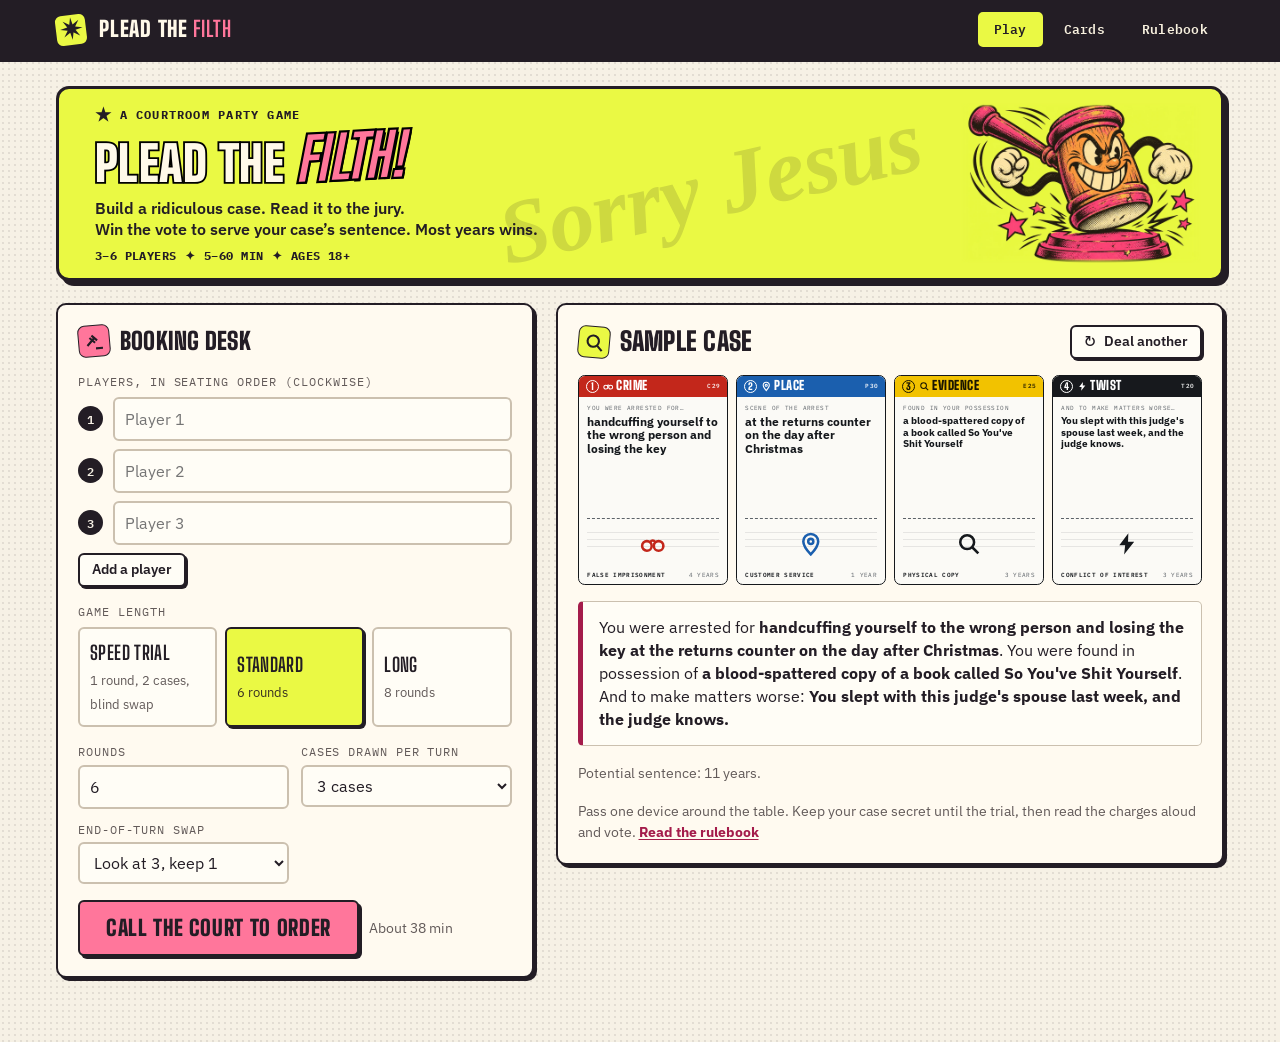
<file: index.html>
<!doctype html><html><head><meta charset=utf8><meta name=viewport content="width=device-width,initial-scale=1,viewport-fit=cover"><style>:root{color-scheme:light;box-sizing:border-box;padding-top:env(safe-area-inset-top,0px);padding-bottom:env(safe-area-inset-bottom,0px)}html{scroll-padding-top:env(safe-area-inset-top,0px)}body{margin:0;padding:0;font:14px -apple-system,BlinkMacSystemFont,sans-serif;background:#fff;color:#000}img{max-width:100%}[hidden]:not([hidden=until-found i]){display:none!important}</style></head><body>
<title>Plead the Filth</title>
<meta name="claude:viewport-fit-sides" content="cover">
<link rel="stylesheet" href="https://fonts.googleapis.com/css2?family=Big+Shoulders+Display:wght@700;900&family=IBM+Plex+Mono:wght@400;600&family=IBM+Plex+Sans:wght@400;500;600;700&display=swap">
<style id="game-styles">
/* Layout: a booking desk. Docket bar on top, the charge sheet centre stage, a docket rail at the side.
   Cards are physical objects, so they keep their own paper and ink in both themes. */
:root{
  --bg:#E3E8EC; --surface:#F3F5F7; --raised:#FFFFFF; --ink:#111C26; --muted:#4F5E6B; --line:#BCC7D0;
  --accent:#C3271B; --accent-ink:#FFFFFF; --ok:#1B6E44; --warn:#8F5600;
  --card-paper:#FBFAF6; --card-ink:#15181C; --card-muted:#5C6268; --card-edge:#15181C;
  --crime:#C3271B; --crime-ink:#FFFFFF; --place:#1B5FAE; --place-ink:#FFFFFF;
  --evidence:#F2C200; --evidence-ink:#1A1600; --twist:#17191D; --twist-ink:#FFFFFF;
  --extra:#55616C; --extra-ink:#FFFFFF;
  --font-display:'Big Shoulders Display','Arial Narrow',Impact,sans-serif;
  --font-body:'IBM Plex Sans',system-ui,-apple-system,'Segoe UI',sans-serif;
  --font-mono:'IBM Plex Mono',ui-monospace,Menlo,Consolas,monospace;
}
@media (prefers-color-scheme: dark){ :root:not([data-theme="light"]){
  --bg:#0D1318; --surface:#151E26; --raised:#1C2731; --ink:#E8EEF3; --muted:#9BA9B5; --line:#2D3B48;
  --accent:#FF6B57; --accent-ink:#220500; --ok:#58C990; --warn:#F0B34A; color-scheme:dark } }
:root[data-theme="dark"]{
  --bg:#0D1318; --surface:#151E26; --raised:#1C2731; --ink:#E8EEF3; --muted:#9BA9B5; --line:#2D3B48;
  --accent:#FF6B57; --accent-ink:#220500; --ok:#58C990; --warn:#F0B34A; color-scheme:dark }

*{box-sizing:border-box}
body{background:var(--bg);color:var(--ink);font-family:var(--font-body);font-size:16px;line-height:1.5}
.wrap{max-width:1200px;margin:0 auto;padding-left:max(16px,env(safe-area-inset-left,0px));padding-right:max(16px,env(safe-area-inset-right,0px))}
.court-watermark{display:none}
h1,h2,h3{font-family:var(--font-display);font-weight:900;line-height:1;text-wrap:balance;margin:0;text-transform:uppercase;letter-spacing:.01em}
p{margin:0}
button,input,select,textarea{font:inherit;color:inherit}
:focus-visible{outline:3px solid var(--accent);outline-offset:2px}
.mono{font-family:var(--font-mono);font-size:.75rem;letter-spacing:.08em;text-transform:uppercase;color:var(--muted)}

/* top bar */
.bar{border-bottom:2px solid var(--ink);background:var(--surface)}
.bar .wrap{display:flex;flex-wrap:wrap;align-items:center;gap:8px 24px;padding-block:10px}
.wordmark{font-family:var(--font-display);font-weight:900;font-size:1.6rem;text-transform:uppercase;letter-spacing:.02em;line-height:1}
.wordmark s{color:var(--muted);text-decoration-thickness:3px;text-decoration-color:var(--accent)}
.wordmark b{color:var(--accent)}
.tabs{display:flex;gap:4px;margin-left:auto}
.tab{background:none;border:2px solid transparent;padding:6px 14px;font-family:var(--font-mono);font-size:.8rem;letter-spacing:.08em;text-transform:uppercase;cursor:pointer;color:var(--muted)}
.tab:hover{color:var(--ink)}
.tab[aria-current="page"]{border-color:var(--ink);color:var(--ink);background:var(--raised)}
main{padding-block:24px 64px}

/* buttons and controls */
.btn{display:inline-flex;align-items:center;justify-content:center;gap:8px;border:2px solid var(--ink);background:var(--raised);padding:10px 18px;font-weight:600;cursor:pointer;min-height:44px}
.btn:hover{background:var(--surface)}
.btn--primary{background:var(--accent);border-color:var(--accent);color:var(--accent-ink);font-family:var(--font-display);font-weight:900;font-size:1.35rem;text-transform:uppercase;letter-spacing:.03em;padding:10px 26px}
.btn--primary:hover{background:var(--accent);filter:brightness(1.08)}
.btn--sm{min-height:34px;padding:4px 12px;font-size:.85rem}
.btn--ghost{border-color:var(--line)}
.btn[disabled]{opacity:.45;cursor:not-allowed}
.row{display:flex;flex-wrap:wrap;gap:10px;align-items:center}
.field{display:flex;flex-direction:column;gap:4px}
.field>span{font-family:var(--font-mono);font-size:.72rem;letter-spacing:.08em;text-transform:uppercase;color:var(--muted)}
input[type=text],input[type=number],select,textarea{background:var(--raised);border:2px solid var(--line);padding:8px 10px;min-height:42px;width:100%}
input:focus,select:focus,textarea:focus{border-color:var(--ink)}
.check{display:flex;gap:10px;align-items:flex-start}
.check input{width:20px;height:20px;margin-top:2px;accent-color:var(--accent)}
.panel{background:var(--surface);border:2px solid var(--ink);padding:20px}
.panel>h2{font-size:1.5rem;margin-bottom:14px}
.note{color:var(--muted);font-size:.9rem}

/* the card: 2.5 x 3.5, every inner size is relative to the card width */
.card{container-type:inline-size;aspect-ratio:2.5/3.5;width:100%;max-width:100%;position:relative;text-align:left;--deck:var(--extra);--deck-ink:var(--extra-ink)}
.card__in{height:100%;background:var(--card-paper);color:var(--card-ink);border:1cqw solid var(--card-edge);border-radius:4.5cqw;display:flex;flex-direction:column;overflow:hidden;position:relative}
.card--crime{--deck:var(--crime);--deck-ink:var(--crime-ink)}
.card--place{--deck:var(--place);--deck-ink:var(--place-ink)}
.card--evidence{--deck:var(--evidence);--deck-ink:var(--evidence-ink)}
.card--twist{--deck:var(--twist);--deck-ink:var(--twist-ink)}
.card__band{background:var(--deck);color:var(--deck-ink);display:flex;align-items:center;gap:2.5cqw;padding:2.6cqw 4.5cqw;font-family:var(--font-display);font-weight:900;font-size:8.4cqw;text-transform:uppercase;letter-spacing:.04em;line-height:1}
.card__order{width:9cqw;height:9cqw;border-radius:50%;border:.8cqw solid currentColor;display:grid;place-items:center;font-size:6.4cqw;flex:none}
.card__deck{display:flex;align-items:center;gap:1.8cqw;flex:1;min-width:0}
.card__deck svg{width:7cqw;height:7cqw;flex:none}
.card__id{font-family:var(--font-mono);font-weight:600;font-size:4.2cqw;letter-spacing:.06em;opacity:.9}
.card__lead{font-family:var(--font-mono);font-size:3.9cqw;letter-spacing:.07em;text-transform:uppercase;color:var(--card-muted);padding:4.2cqw 5.5cqw 0}
.card__text{font-weight:700;font-size:7.7cqw;line-height:1.16;padding:1.8cqw 5.5cqw 0;flex:1;text-wrap:pretty;overflow-wrap:break-word}
.card__text--long{font-size:6.7cqw}
.card__text--rule{font-size:5.3cqw;font-weight:500;line-height:1.28}
.card__art{height:24%;margin:0 5.5cqw;border-top:.5cqw dashed var(--card-muted);display:grid;place-items:center;color:var(--deck);background:repeating-linear-gradient(0deg,transparent 0 4.4cqw,color-mix(in srgb,var(--card-ink) 9%,transparent) 4.4cqw 4.8cqw)}
.card--evidence .card__art,.card--twist .card__art{color:var(--card-ink)}
.card__art svg{width:17cqw;height:17cqw}
.card__foot{display:flex;flex-wrap:wrap;justify-content:space-between;align-items:baseline;gap:.5cqw 2cqw;padding:2.2cqw 5.5cqw 3.2cqw;font-family:var(--font-mono);font-size:3.7cqw;letter-spacing:.06em;text-transform:uppercase}
.card__name{font-weight:600;flex:1;min-width:0;overflow-wrap:anywhere}
.card__years{color:var(--card-muted);white-space:nowrap}
.card--back .card__in{background:var(--deck);color:var(--deck-ink);align-items:center;justify-content:center;gap:3cqw}
.card--back svg{width:30cqw;height:30cqw}
.card--back .back__name{font-family:var(--font-display);font-weight:900;font-size:16cqw;text-transform:uppercase;letter-spacing:.04em;line-height:1}
.card--back .back__order{font-family:var(--font-mono);font-size:4.5cqw;letter-spacing:.1em;text-transform:uppercase;opacity:.85}
.card--back .card__in::after{content:"";position:absolute;inset:4cqw;border:.7cqw solid currentColor;border-radius:2.5cqw;opacity:.5}
.decks{display:grid;grid-template-columns:repeat(4,minmax(0,1fr));gap:12px}
.pile{display:grid;justify-items:center;align-content:start;gap:10px;min-width:0}
.pile .card{width:min(100%,128px)}
.pile .card__in{box-shadow:3px 3px 0 var(--card-paper),4px 4px 0 var(--card-edge),7px 7px 0 var(--card-paper),8px 8px 0 var(--card-edge)}
.pile__n{font-family:var(--font-mono);font-size:.7rem;letter-spacing:.06em;text-transform:uppercase;color:var(--muted);text-align:center}
.deck.is-live{cursor:pointer;transition:transform .12s ease-out}
.deck.is-live .card__in{outline:3px solid var(--accent);outline-offset:3px}
.deck.is-live:hover,.deck.is-live:focus-visible{transform:translateY(-4px)}
.deck.is-live+.pile__n{color:var(--accent);font-weight:600}
.pile.is-spent .card{opacity:.4}
.scene-label{display:flex;align-items:center;gap:12px;font-family:var(--font-mono);font-size:.72rem;letter-spacing:.08em;text-transform:uppercase;color:var(--muted)}
.scene-label::before,.scene-label::after{content:"";height:1px;background:var(--line);flex:1}
.slot{perspective:1000px;align-content:start}
.empty{width:100%;max-width:100%;align-self:start;aspect-ratio:2.5/3.5;border:2px dashed var(--line);border-radius:10px;display:grid;place-content:center;justify-items:center;gap:6px;color:var(--muted);font-family:var(--font-mono);font-size:.75rem;letter-spacing:.08em;text-transform:uppercase}
.empty svg{width:32px;height:32px;opacity:.6}
.flipper{position:relative;width:100%;transform-style:preserve-3d}
.flipper.is-turning{animation:turnover .6s cubic-bezier(.3,.7,.2,1) both}
@keyframes turnover{from{transform:rotateY(180deg)}to{transform:none}}
@media (prefers-reduced-motion:reduce){.flipper.is-turning{animation:none}}
.cases{display:grid;gap:16px}
.casefile{border:2px solid var(--line);background:var(--surface);padding:12px;display:grid;gap:10px;min-width:0}
.casefile h3{font-size:1.25rem}
.casefile .sheet{grid-template-columns:repeat(4,minmax(0,1fr));gap:8px;max-width:640px}
.casefile .charge{font-size:1rem;padding:10px 14px}
.casefile.is-kept{border-color:var(--accent)}
.options{display:grid;grid-template-columns:repeat(3,minmax(0,1fr));gap:12px;max-width:520px}
.options .btn{width:100%}
.flipper>.card{backface-visibility:hidden;-webkit-backface-visibility:hidden}
.flipper__back{position:absolute;inset:0;transform:rotateY(180deg)}
@media (prefers-reduced-motion:reduce){.deck.is-live{transition:none}}
.slot{display:grid;gap:6px;min-width:0;justify-items:start}
.flag{font-family:var(--font-mono);font-size:.7rem;letter-spacing:.06em;text-transform:uppercase;border:1px solid var(--line);background:none;color:var(--muted);padding:3px 10px;cursor:pointer;min-height:28px}
.flag:hover{color:var(--ink);border-color:var(--ink)}
.flag[aria-pressed="true"]{background:var(--evidence);color:var(--evidence-ink);border-color:var(--evidence)}

/* setup */
.hero{display:grid;gap:8px;margin-bottom:22px}
.hero h1{font-size:clamp(2.6rem,8vw,5rem)}
.hero h1 s{color:var(--muted);text-decoration-color:var(--accent);text-decoration-thickness:.09em}
.hero h1 b{color:var(--accent)}
.hero p{max-width:62ch;font-size:1.08rem}
.setup{display:grid;grid-template-columns:minmax(0,5fr) minmax(0,7fr);gap:24px;align-items:start}
.setup>*{min-width:0}
.players{display:grid;gap:8px;margin-bottom:8px}
.players .row{flex-wrap:nowrap}
.players .seat{font-family:var(--font-mono);font-size:.75rem;color:var(--muted);width:3.2ch;flex:none}
.players input:focus::placeholder{color:transparent}
.presets{display:grid;grid-template-columns:repeat(3,minmax(0,1fr));gap:8px}
.preset{border:2px solid var(--line);background:var(--raised);padding:10px;cursor:pointer;text-align:left;min-width:0}
.preset b{display:block;font-family:var(--font-display);font-size:1.2rem;text-transform:uppercase;letter-spacing:.02em}
.preset span{font-size:.8rem;color:var(--muted)}
.preset[aria-pressed="true"]{border-color:var(--ink);box-shadow:inset 0 -5px 0 var(--accent)}
.stack{display:grid;gap:16px}
.grid2{display:grid;grid-template-columns:repeat(2,minmax(0,1fr));gap:12px}
.sheet{display:grid;grid-template-columns:repeat(4,minmax(0,1fr));gap:12px}
.charge{background:var(--raised);border-left:6px solid var(--accent);padding:14px 16px;font-size:1.25rem;line-height:1.4}
.charge b{font-weight:700}
.charge .blank{color:var(--muted);font-family:var(--font-mono);font-size:.9rem;letter-spacing:.05em}

/* table */
.table{display:grid;grid-template-columns:minmax(0,1fr) 250px;gap:24px;align-items:start}
.table>*{min-width:0}
.docketline{display:flex;flex-wrap:wrap;gap:6px 18px;font-family:var(--font-mono);font-size:.78rem;letter-spacing:.08em;text-transform:uppercase;color:var(--muted);margin-bottom:6px}
.case{font-size:clamp(2.2rem,6vw,4rem);margin-bottom:4px}
.case em{font-style:normal;color:var(--accent)}
.stage{display:grid;gap:18px}
.actions{display:flex;flex-wrap:wrap;gap:12px;align-items:center}
.timer{display:flex;align-items:center;gap:18px;flex-wrap:wrap}
.timer__num{font-family:var(--font-display);font-weight:900;font-size:clamp(4rem,14vw,7rem);line-height:.9;font-variant-numeric:tabular-nums;min-width:3.2ch}
.timer__num.is-low{color:var(--accent)}
.timer__bar{height:10px;background:var(--line);flex:1 1 160px;min-width:120px}
.timer__bar i{display:block;height:100%;background:var(--accent);width:100%}
.callout{background:var(--raised);border:2px solid var(--ink);padding:14px 16px}
.callout h3{font-size:1.4rem;margin-bottom:4px}
.rail{background:var(--surface);border:2px solid var(--ink);padding:14px}
.rail h2{font-size:1.2rem;margin-bottom:10px}
.seatrow{display:grid;grid-template-columns:1fr auto;gap:2px 8px;padding:8px 0;border-top:1px solid var(--line)}
.seatrow.is-up{box-shadow:inset 4px 0 0 var(--accent);padding-left:10px}
.seatrow b{overflow-wrap:anywhere}
.seatrow .score{font-family:var(--font-display);font-weight:900;font-size:1.5rem;line-height:1;font-variant-numeric:tabular-nums}
.tags{grid-column:1/-1;display:flex;flex-wrap:wrap;gap:4px}
.tag{font-family:var(--font-mono);font-size:.66rem;letter-spacing:.06em;text-transform:uppercase;border:1px solid var(--line);padding:1px 6px;color:var(--muted)}
.tag--role{border-color:var(--accent);color:var(--accent)}
.tag--used{text-decoration:line-through}
.rail .btn{margin-top:12px;width:100%}

/* voting */
.ballot{display:grid;gap:10px;max-width:640px}
.ballot .btn{justify-content:flex-start;text-align:left;flex-direction:column;align-items:flex-start;gap:2px;padding:12px 16px}
.ballot .btn b{font-family:var(--font-display);font-size:1.5rem;text-transform:uppercase}
.ballot .btn span{font-size:.9rem;color:var(--muted);font-weight:400}
.tally{display:grid;gap:10px;max-width:720px}
.tally__row{display:grid;grid-template-columns:minmax(0,9rem) minmax(0,1fr);gap:12px;align-items:center}
.tally__row b{overflow-wrap:anywhere}
.tally__bar{display:flex;align-items:center;gap:10px;min-width:0}
.tally__bar i{display:block;height:26px;background:var(--line);min-width:4px}
.tally__row.is-win .tally__bar i{background:var(--accent)}
.tally__bar span{font-size:.85rem;color:var(--muted)}
.stamp{display:inline-block;font-family:var(--font-display);font-weight:900;font-size:clamp(2.4rem,9vw,4.6rem);text-transform:uppercase;color:var(--accent);border:6px solid var(--accent);padding:2px 18px;transform:rotate(-4deg);letter-spacing:.04em;line-height:1.05;margin:10px 0 14px}
.recap{display:grid;gap:10px}
.recap li{list-style:none;background:var(--raised);padding:10px 14px;border-left:4px solid var(--line)}
.recap{padding:0;margin:0}
.hist{width:100%;border-collapse:collapse;font-size:.92rem}
.hist th,.hist td{text-align:left;padding:6px 10px;border-bottom:1px solid var(--line);vertical-align:top}
.hist th{font-family:var(--font-mono);font-size:.7rem;letter-spacing:.08em;text-transform:uppercase;color:var(--muted);font-weight:400}
.scroll{overflow-x:auto}
.kpis{display:flex;flex-wrap:wrap;gap:8px 28px}
.kpis div b{display:block;font-family:var(--font-display);font-size:2rem;line-height:1;font-variant-numeric:tabular-nums}
.kpis div span{font-family:var(--font-mono);font-size:.7rem;letter-spacing:.08em;text-transform:uppercase;color:var(--muted)}

/* cards tab */
.toolbar{display:flex;flex-wrap:wrap;gap:10px 18px;align-items:center;margin:14px 0}
.chips{display:flex;flex-wrap:wrap;gap:6px}
.chip{border:2px solid var(--line);background:var(--raised);padding:4px 12px;font-size:.85rem;cursor:pointer;min-height:34px}
.chip[aria-pressed="true"]{border-color:var(--ink);background:var(--ink);color:var(--bg)}
.gallery{display:grid;grid-template-columns:repeat(auto-fill,minmax(170px,1fr));gap:18px 14px}
.cardbtn{background:none;border:0;padding:0;cursor:pointer;display:grid;gap:6px;text-align:left;min-width:0}
.cardbtn:hover .card__in{box-shadow:0 0 0 3px var(--accent)}
.status{font-family:var(--font-mono);font-size:.7rem;letter-spacing:.06em;text-transform:uppercase;color:var(--muted);display:flex;gap:6px;align-items:center;flex-wrap:wrap}
.dot{width:10px;height:10px;border-radius:50%;border:2px solid var(--muted);flex:none}
.dot--approved{background:var(--ok);border-color:var(--ok)}
.dot--needs{background:var(--warn);border-color:var(--warn)}
.dot--cut{background:var(--accent);border-color:var(--accent)}
.is-cut .card{opacity:.4}
.savestate{font-family:var(--font-mono);font-size:.72rem;letter-spacing:.06em;text-transform:uppercase;color:var(--muted)}
dialog{background:var(--surface);color:var(--ink);border:2px solid var(--ink);padding:20px;width:min(760px,calc(100vw - 32px));max-height:calc(100vh - 32px)}
dialog::backdrop{background:rgba(0,0,0,.6)}
.editor{display:grid;grid-template-columns:200px minmax(0,1fr);gap:20px}
.editor>*{min-width:0}
textarea{min-height:92px;resize:vertical}

/* rulebook */
.rules{display:grid;grid-template-columns:200px minmax(0,1fr);gap:32px;align-items:start}
.toc{position:sticky;top:calc(env(safe-area-inset-top,0px) + 12px);display:grid;gap:6px;font-size:.92rem}
.toc a{color:var(--ink);text-decoration:none;border-left:3px solid var(--line);padding:2px 10px}
.toc a:hover{border-color:var(--accent)}
.prose{display:grid;gap:40px;min-width:0}
.prose section{display:grid;gap:12px;min-width:0}
.prose h2{font-size:2.2rem;padding-bottom:6px;border-bottom:2px solid var(--ink)}
.prose h3{font-size:1.35rem;margin-top:10px}
.prose p,.prose li{max-width:68ch}
.prose ol,.prose ul{margin:0;padding-left:1.3em;display:grid;gap:6px}
.prose dt{font-weight:700;margin-top:10px}
.prose dd{margin:2px 0 0;max-width:68ch}
.prose .lede{font-size:1.15rem}
.anatomy{display:grid;grid-template-columns:minmax(0,300px) minmax(0,1fr);gap:28px;align-items:start}
.anatomy>*{min-width:0}
.pin{position:absolute;z-index:1;width:9cqw;height:9cqw;border-radius:50%;background:var(--card-paper);color:var(--card-ink);border:.7cqw solid var(--card-ink);display:grid;place-items:center;font-family:var(--font-mono);font-weight:600;font-size:4.6cqw;box-shadow:0 0 0 .8cqw var(--evidence)}

@media (max-width:860px){
  .setup,.table,.rules,.anatomy{grid-template-columns:minmax(0,1fr)}
  .toc{position:static;grid-template-columns:repeat(2,minmax(0,1fr))}
  .rail{order:2}
}
@media (max-width:560px){
  .sheet{grid-template-columns:repeat(2,minmax(0,1fr))}
  .editor{grid-template-columns:minmax(0,1fr)}
  .editor .card{max-width:200px}
  .presets{grid-template-columns:minmax(0,1fr)}
  .tabs{margin-left:0}
}

/* Print preview and Letter-size duplex sheets. */
#print{display:none}
.psheet--55521 .print-slot{position:relative;aspect-ratio:3.5/2.5}
.psheet--55521 .card{
  position:absolute;top:50%;left:50%;width:71.428571%;
  transform:translate(-50%,-50%) rotate(90deg)
}
@media screen{
  body.print-preview{margin:0}
  body.print-preview>main,body.print-preview>.bar{display:none}
  body.print-preview>#print{display:block;padding-block:20px 40px}
  .print-controls{margin-bottom:20px}
  .print-controls h1{font-size:2rem}
  .print-pages{display:grid;gap:20px;justify-items:center}
  .print-page{width:min(100%,7.5in);margin:0;container-type:inline-size}
  .print-page figcaption{margin-bottom:6px}
  .psheet{display:grid;grid-template-columns:repeat(3,minmax(0,1fr));background:white}
  .psheet--55521{
    aspect-ratio:8.5/11;grid-template-columns:repeat(2,minmax(0,1fr));
    gap:2.941176cqw;
    padding:17.647059% 7.352941%;align-content:start
  }
  .psheet .card__in{border-radius:0}
}
@media print{
  @page{size:letter;margin:.25in}
  body.print-preview{background:#fff;margin:0}
  body.print-preview>.bar,body.print-preview>main,.print-controls,.print-page figcaption{display:none!important}
  body.print-preview>#print{display:block;width:auto;max-width:none;margin:0;padding:0}
  .print-page{margin:0;break-inside:avoid}
  .print-page + .print-page{break-before:page}
  .psheet{display:grid;grid-template-columns:repeat(3,2.5in);grid-auto-rows:3.5in;justify-content:center}
  .psheet .card{width:2.5in}
  .psheet .card__in{border-radius:0;border:1px dashed #888;-webkit-print-color-adjust:exact;print-color-adjust:exact}
  .psheet--55521{
    grid-template-columns:repeat(2,3.5in);grid-auto-rows:2.5in;
    gap:.25in;justify-content:start;
    /* The Letter page already includes a quarter-inch margin. */
    box-sizing:border-box;height:9.25in;padding:1.25in .375in 0;overflow:clip
  }
  .psheet--55521 .card__in{border:0;border-radius:.125in}
  .psheet--55521 .print-slot{contain:strict;width:3.5in;height:2.5in;break-inside:avoid}
}
</style>

<style id="offline-theme" media="screen">
/* Screen furniture for the court. Printed sheets and card artwork use the original styles. */
.deal-table {
  display: flex; flex-direction: column; gap: 16px; min-height: min(64svh, 590px);
  padding: clamp(12px, 2vw, 24px); border: 2px solid var(--ink); border-radius: 16px;
  background: var(--surface);
}
.deal-table .pile .card {width: min(82%, 94px)}
.hand-tray {
  margin-top: auto; padding: 16px clamp(8px, 2vw, 24px) 12px; border-radius: 12px;
  background: radial-gradient(ellipse at 50% 110%, #633043, #311e2c 80%); color: #fff7df;
  box-shadow: inset 0 0 0 1px #fff3;
}
.hand-tray h3 {font: italic bold 1.45rem Georgia, serif; color: inherit}
.hand-tray > p {font-size: .94rem; margin: 3px 0 12px}
.hand-rack {display: grid; grid-template-columns: repeat(var(--hands), minmax(0,1fr)); gap: 8px}
.case-hand {position: relative; min-width: 0; border: 1px dashed #c6a9ac80; border-radius: 10px; padding: 8px 3px}
.case-hand:has(button[aria-pressed="true"]) {border: 1px solid #ff99b5; background: #ffffff0d}
.fan {position: relative; width: min(100%, 216px); margin: auto; aspect-ratio: 1.72}
.hand-slot {position: absolute; width: 38%; left: calc(10% + var(--slot)*14%); top: 3%; pointer-events: none}
.hand-angle {transform: rotate(calc((var(--slot) - 1.5)*10deg)); transform-origin: 50% 95%}
.hand-face {position: relative; transform-style: preserve-3d}
.hand-face > .card {backface-visibility: hidden}
.hand-face .card__in {box-shadow: 0 1px 4px #16091288}
.hand-select {display: grid; justify-items: center; width: 100%; border: none; background: none; color: inherit; cursor: pointer; font: inherit}
.hand-select::after {content: ''; position: absolute; inset: 0; border-radius: 10px}
.hand-select:focus-visible::after {outline: 3px solid #fff}
.hand-select span {font-size: .84rem; color: #f4d5de}
.hand-select:disabled {cursor: default}
.hand-reading {display: grid; gap: 14px; justify-items: start; container-type: inline-size}
.hand-reading h3 {scroll-margin-top: 5rem}
.review-spread {display: grid; width: 100%; grid-template-columns: repeat(2,minmax(0,1fr)); gap: 12px}
.review-spread .card {display: flex; min-width: 0}
.review-spread .card__in {width: 100%; height: auto; box-shadow: 1px 3px 0 var(--line)}
.review-spread .card__text {font-size: max(1rem, 7.7cqw)}
.review-spread .card__foot {font-size: max(.66rem, 3.7cqw)}
.review-spread .card__art {height: auto; min-height: 14cqw}
@container (min-width: 44rem) {
  .review-spread {grid-template-columns: repeat(4,minmax(0,1fr))}
}
@container (max-width: 17rem) {
  .review-spread {grid-template-columns: minmax(0,1fr)}
}
.hand-reading .charge {margin: 0}
@media (max-width: 540px) {
  .hand-rack {grid-template-columns: repeat(2,minmax(0,1fr))}
  .fan {max-width: 145px}
  .deal-table .decks {gap: 6px}
}
:root {
  --bg: #f6f1e5;
  --surface: #fffaf0;
  --raised: #fffdf6;
  --ink: #231d25;
  --muted: #625a59;
  --line: #cbc0af;
  --accent: #a41c4b;
  --accent-ink: white;
  --night: #231d25;
  --lime: #eaf944;
  --pink: #ff769b;
  --poster-type: Impact, Haettenschweiler, 'Arial Narrow Bold', 'Big Shoulders Display', sans-serif;
}
@media (prefers-color-scheme: dark) {
  :root:not([data-theme="light"]) {
    --bg: #231f28; --surface: #302832; --raised: #3a303b; --ink: #fff7df;
    --muted: #d4c7bd; --line: #655764; --accent: #ffa2bd; --accent-ink: #29141e;
  }
}
:root[data-theme="dark"] {
  --bg: #231f28; --surface: #302832; --raised: #3a303b; --ink: #fff7df;
  --muted: #d4c7bd; --line: #655764; --accent: #ffa2bd; --accent-ink: #29141e;
}
body {
  background-image: radial-gradient(color-mix(in srgb, var(--ink) 13%, transparent) .65px, transparent .85px);
  background-size: 6px 6px;
}
.court-watermark {
  display: block;
  position: absolute;
  inset: 52% auto auto 56%;
  z-index: 0;
  transform: translate(-50%, -50%) rotate(-13deg);
  font: italic 700 clamp(2.15rem, 7vw, 6rem)/1 Georgia, 'Times New Roman', serif;
  white-space: nowrap;
  color: var(--night);
  opacity: .14;
  pointer-events: none;
  user-select: none;
}
.bar {background: var(--night); color: #fff9e9; border-bottom: 3px solid var(--night)}
.bar .wrap {padding-block: 12px; align-items: center}
.wordmark {
  display: inline-flex; align-items: center; gap: .22em; color: inherit; text-decoration: none;
  font: 900 1.35rem/1 var(--poster-type); letter-spacing: .035em;
}
.wordmark b {color: var(--pink)}
.brand-icon, .section-icon {
  display: inline-grid; place-items: center; flex: none; color: var(--night);
}
.brand-icon {
  margin-right: .35em; width: 30px; height: 30px; transform: rotate(-7deg);
  background: var(--lime); border-radius: 6px; font: 900 1.5rem/1 Arial,sans-serif;
}
.tabs {gap: 5px}
.tab {border-radius: 5px; color: #f8f1df; font-weight: 600; text-transform: none; letter-spacing: .02em}
.tab:hover {color: var(--lime)}
.tab[aria-current="page"] {background: var(--lime); color: var(--night); border-color: var(--lime)}
.bar :focus-visible {outline-color: var(--pink)}
.hero {
  position: relative;
  isolation: isolate;
  display: grid; grid-template-columns: minmax(0,1fr) auto; align-items: center; gap: 8px;
  border: 3px solid var(--night); border-radius: 13px; overflow: hidden;
  box-shadow: 5px 5px 0 var(--night); margin-bottom: 22px; background: var(--lime); color: var(--night);
}
.hero-copy {
  align-self: center; position: relative; z-index: 1;
  padding: 14px 0 14px clamp(16px, 3vw, 36px);
}
.hero .hero-kicker {
  font: 700 .76rem/1.25 var(--font-mono); text-transform: uppercase; letter-spacing: .1em;
  display: flex; align-items: center; gap: .6em;
}
.hero-kicker span {font-size: 1.5em}
.hero h1 {
  font: 900 clamp(1.75rem, 3.8vw, 3.35rem)/1 var(--poster-type); letter-spacing: .01em;
  color: #fff9e9; -webkit-text-stroke: .075em #000; paint-order: stroke fill;
  margin: .1em 0 .18em;
}
.hero h1 strong {
  display: inline-block; font-size: 1.2em; line-height: 1; font-style: italic;
  color: var(--pink); -webkit-text-stroke: .075em #000;
  text-shadow: .038em .038em 0 #000; transform: rotate(-3deg); transform-origin: bottom left;
}
.hero .hero-pitch {max-width: 68ch; font-size: .98rem; line-height: 1.35; font-weight: 600}
.hero-meta {
  display: flex; flex-wrap: wrap; gap: 6px 0; margin-top: 9px;
  font: 700 .72rem/1.25 var(--font-mono); text-transform: uppercase; letter-spacing: .035em;
}
.hero-meta span + span::before {content: '✦'; margin: 0 .75em}
.hero-art {display: grid; align-items: center; min-width: 0; padding: 6px 20px 6px 0; position: relative; z-index: 1}
.hero-art img {
  display: block; width: clamp(115px, 23vw, 240px); height: auto;
  mask-image: linear-gradient(to right, transparent, black 4%, black 96%, transparent), linear-gradient(to bottom, transparent, black 3%, black 97%, transparent);
  mask-composite: intersect;
}
.setup {gap: 22px}
.panel, .sample, .rail, .callout, .casefile, dialog {
  border: 2px solid var(--ink); border-radius: 10px; background: var(--surface);
  box-shadow: 3px 3px 0 var(--ink);
}
.sample {padding: 20px}
.sample-head {justify-content: space-between}
.section-title {display: flex; gap: 10px; align-items: center; font: 900 1.62rem/1 var(--poster-type); text-transform: uppercase}
.section-icon {width: 32px; height: 32px; background: var(--pink); border: 1.5px solid var(--night); border-radius: 7px; transform: rotate(-5deg)}
.section-icon svg {width: 21px; height: 21px}
.sample .section-icon {background: var(--lime); transform: rotate(5deg)}
.sample .charge {font-size: 1.03rem}
.sample a, .prose a {color: var(--accent); text-underline-offset: .15em; font-weight: 700}
.sample .sheet {gap: 8px}
.charge {background: var(--raised); border: 1px solid var(--line); border-left: 5px solid var(--accent); border-radius: 5px}
.btn, .preset, .chip, .flag, input[type=text], input[type=number], select, textarea {border-radius: 6px}
.btn {box-shadow: 2px 2px 0 var(--ink)}
.btn:not(:disabled):active {transform: translate(1px,1px); box-shadow: none}
.btn--primary, .btn--primary:hover {
  background: var(--pink); color: var(--night); border: 2px solid var(--night);
  box-shadow: 3px 3px 0 var(--night); font-family: var(--poster-type);
}
.preset[aria-pressed="true"] {background: var(--lime); color: var(--night); border-color: var(--night); box-shadow: 2px 2px 0 var(--night)}
.preset[aria-pressed="true"] span {color: #383022}
.players .seat {background: var(--ink); color: var(--bg); width: 25px; height: 25px; display: grid; place-items: center; border-radius: 50%; font-weight: 600}
.rail h2 {padding-bottom: 8px; border-bottom: 3px solid var(--accent)}
.casefile.is-kept {border-color: var(--accent)}
.stamp {background: var(--raised); border-style: double; border-width: 7px}
.toolbar {padding-block: 8px}
.review-pages {display: flex; align-items: center; justify-content: space-between; gap: 8px; margin-bottom: 16px}
.review-pages .mono {text-align: center}
summary {cursor: pointer; color: var(--accent); font-weight: 700}
.chip {border-radius: 20px}
.chip[aria-pressed="true"] {background: var(--pink); color: var(--night); border-color: var(--night)}
.hist {background: var(--surface)}
.hist th {background: var(--ink); color: var(--bg)}
.toc {padding: 12px; background: var(--surface); border: 2px solid var(--ink); border-radius: 8px}
.prose {padding: clamp(14px,3vw,30px); background: var(--surface); border: 2px solid var(--ink); border-radius: 10px}
dialog::backdrop {background: rgb(26 12 25 / .78)}
@media (max-width: 650px) {
  main {padding-top: 16px}
  .bar .wrap {gap: 8px; justify-content: space-between}
  .hero {margin-bottom: 16px}
  .hero-art {padding-right: 8px}
  .hero .hero-kicker {font-size: .6rem}
  .hero .hero-pitch {font-size: .88rem}
  .hero-meta {font-size: .62rem}
  .hero-meta span + span::before {margin: 0 .35em}
  .wordmark {font-size: 1rem}
  .brand-icon {width: 24px; height: 24px}
  .tab {padding: 6px 8px}
  .panel, .sample {padding: 15px}
}
@media (max-width: 480px) {
  .hero {grid-template-columns: minmax(0,1fr) auto; gap: 0 4px}
  .hero-copy {display: contents}
  .hero-copy > * {position: relative; z-index: 1}
  .hero .hero-kicker {grid-column: 1/-1; margin: 9px 12px 0}
  .hero h1 {grid-column: 1; grid-row: 2; align-self: center; padding-left: 12px; font-size: clamp(1.42rem,5.7vw,1.85rem)}
  .hero-art {grid-column: 2; grid-row: 2; padding: 4px}
  .hero .hero-pitch, .hero-meta {grid-column: 1/-1; margin: 3px 12px; max-width: none}
  .hero-meta {margin-bottom: 10px}
  .brand-icon {display: none}
  .tabs {gap: 0}
  .tab {padding: 6px}
}

</style>
<link rel="stylesheet" href="assets/courtroom.css" media="screen" onload="document.getElementById('offline-theme').disabled=true">
<header class="bar"><div class="wrap">
  <a class="wordmark" href="#play" data-tab="play" aria-label="Plead the Filth home"><span class="brand-icon" aria-hidden="true">✷</span> Plead the <b>Filth</b></a>
  <nav class="tabs" aria-label="Sections">
    <button class="tab" data-tab="play" id="tab-play">Play</button>
    <button class="tab" data-tab="cards" id="tab-cards">Cards</button>
    <button class="tab" data-tab="rules" id="tab-rules">Rulebook</button>
  </nav>
</div></header>

<main class="wrap">
  <section id="view-play"></section>

  <section id="view-cards" hidden>
    <h1 style="font-size:2.6rem">Card review</h1>
    <p class="note" style="max-width:70ch;margin-top:6px">Every card in the box. Open a card to reword it, approve it, mark it for a rewrite, or cut it. Cut cards are left out of the decks when you play. <span class="savestate" id="savestate"></span></p>
    <div class="panel" style="margin-top:16px">
      <div class="row" style="justify-content:space-between"><h2 style="margin:0">Combo tester</h2><button class="btn btn--sm" data-action="deal-test" id="btn-deal-test">Deal another arrest</button></div>
      <p class="note" style="margin:6px 0 12px">One random card from each deck, read as a case. Keep dealing to check that the cards chain into a sentence.</p>
      <div id="test-charge" class="charge"></div>
    </div>
    <div class="toolbar">
      <div class="chips" id="deck-chips" role="group" aria-label="Filter by deck"></div>
      <div class="chips" id="status-chips" role="group" aria-label="Filter by status"></div>
      <div class="row" style="margin-left:auto">
        <button class="btn btn--sm" data-action="toggle-table" id="btn-toggle-table">Table view</button>
        <button class="btn btn--sm" data-action="open-io" id="btn-open-io">Export / import</button>
        <button class="btn btn--sm" data-action="print" id="btn-print">Print sheets</button>
      </div>
    </div>
    <div id="deck-problems" role="alert"></div>
    <p class="mono" id="review-counts" style="margin-bottom:4px"></p>
    <p class="mono" id="deck-counts" style="margin-bottom:14px"></p>
    <div id="cards-out"></div>
  </section>

  <section id="view-rules" hidden>
    <div class="rules">
      <nav class="toc" aria-label="Rulebook sections">
        <a href="#r-pitch" data-jump="r-pitch">1. Core idea</a>
        <a href="#r-rules" data-jump="r-rules">2. Full rules</a>
        <a href="#r-cards" data-jump="r-cards">3. Card list</a>
        <a href="#r-balance" data-jump="r-balance">4. Balance check</a>
        <a href="#r-example" data-jump="r-example">5. Example round</a>
        <a href="#r-faq" data-jump="r-faq">6. Edge cases</a>
        <a href="#r-layout" data-jump="r-layout">7. Card layout</a>
        <a href="#r-playtest" data-jump="r-playtest">8. Playtest plan</a>
      </nav>
      <div class="prose">

        <section id="r-pitch">
          <h2>1. Core idea</h2>
          <p class="lede">Plead the Filth is a party game for 3 to 6 adults about building the worst arrest report ever written. A <strong>case</strong> is four cards read as one sentence: a Crime, a Place, a piece of Evidence and a Twist. On your turn you secretly deal yourself three cases, keep the one you think is the most ridiculous, and may swap one of its cards for something worse. When everyone has built a case, the court goes to trial. Every case is revealed and read out, and the players, acting as prosecutors, vote for the most outrageous one. The owner of each top-voted case gets one conviction.</p>
          <p><strong>Win condition.</strong> Each card shows a Years value. If your case wins the funniest-case vote, add its four card values to your running score. The player with the most years after the last round wins. Players tied for first share the win.</p>
          <p class="note">3 to 6 players · ages 18+ · about 5 minutes (one speed round) to 60 minutes (long game).</p>
        </section>

        <section id="r-rules">
          <h2>2. Full rules</h2>
          <h3>What is in the box</h3>
          <ul>
            <li>120 scenario cards across four decks of 30: Crime, Place, Evidence and Twist.</li>
          </ul>
          <h3>Setup</h3>
          <ol>
            <li>Shuffle each deck on its own. Put the four decks face down in a row in reading order: Crime, Place, Evidence, Twist. Leave room for a discard pile next to each.</li>
            <li>Agree how many rounds to play, using the table below. Pick a first player and move the starting seat one place clockwise each round. For tabletop play, keep a running years total and a rap sheet for each player.</li>
          </ol>
          <div class="scroll"><table class="hist" style="max-width:560px">
            <thead><tr><th>Players</th><th>Standard game</th><th>Long game</th><th>Time</th></tr></thead>
            <tbody>
              <tr><td>3</td><td>6 rounds</td><td>8 rounds</td><td>40 / 55 min</td></tr>
              <tr><td>4</td><td>5 rounds</td><td>7 rounds</td><td>45 / 60 min</td></tr>
              <tr><td>5</td><td>4 rounds</td><td>5 rounds</td><td>45 / 55 min</td></tr>
              <tr><td>6</td><td>3 rounds</td><td>4 rounds</td><td>40 / 55 min</td></tr>
            </tbody>
          </table></div>
          <p><strong>Speed trial:</strong> one round, two cases per turn, and a blind swap (see step 3 of a turn). About 5 minutes with three players.</p>

          <h3>Words used in these rules</h3>
          <dl>
            <dt>Case</dt><dd>One card from each deck, read in order as a sentence: "You were arrested for <em>[Crime]</em> <em>[Place]</em>. You were found in possession of <em>[Evidence]</em>. And to make matters worse: <em>[Twist]</em>."</dd>
            <dt>Prosecutors</dt><dd>Everyone, during the trial. Each player reads out the case of the player on their right, and every player votes.</dd>
            <dt>Sentence</dt><dd>The total Years value of the four cards in a case. Only cases tied for the most votes earn their sentence.</dd>
          </dl>

          <h3>A round</h3>
          <p>A round has two phases. First every player builds a case, one turn each. Then all the cases go on trial together.</p>

          <h3>Phase one: building cases</h3>
          <p>Start with the first player for this round, then go clockwise. Keep your cards hidden from the other players the whole time.</p>
          <ol>
            <li><strong>Deal three cases.</strong> Deal three separate hands face down, with one card from each deck in every hand. Pick up each hand in turn and fan it toward yourself to read the case.</li>
            <li><strong>Keep one case.</strong> Choose the hand that makes the most ridiculous case. Keep its four cards together. Discard each card from the other hands onto its matching discard pile.</li>
            <li><strong>Swap one card (optional).</strong> You may discard one card from your case, look at the top three cards of the same deck, and keep the one you like best. The other two go onto the discard pile. You cannot get the discarded card back.</li>
            <li><strong>Lock it in.</strong> Hold your case face down. Your turn is over. Do not show it to anyone until the trial.</li>
          </ol>

          <h3>Phase two: the trial</h3>
          <ol>
            <li>When every player has built a case, the trial follows the same order.</li>
            <li>Each player in turn lays their case face up. The player on their left reads it out as one sentence, like a prosecutor reading the charges. The owner offers no defence. Laughing, groaning and booing are encouraged.</li>
            <li>When every case has been read, every player casts one vote for the funniest case. You cannot vote for your own. In person, point at the same time on a count of three.</li>
            <li>Find the case with the most votes <strong>Guilty</strong>. Add its four card values to the owner&rsquo;s running Years score and record its Crime card name on their rap sheet. Other cases earn zero years.</li>
            <li>Discard all the cases after scoring.</li>
          </ol>

          <h3>Ties in a vote</h3>
          <p>When multiple cases tie for the most votes, each earns its own full sentence and one conviction. Card values do not break a voting tie.</p>

          <h3>What each card does</h3>
          <dl>
            <dt>Crime</dt><dd>What you did. Read first, after "You were arrested for". If the court convicts you, record the Crime card name on your rap sheet.</dd>
            <dt>Place</dt><dd>Where it happened. Read straight after the Crime so the two form one phrase.</dd>
            <dt>Evidence</dt><dd>What the police found on you. Read after "You were found in possession of".</dd>
            <dt>Twist</dt><dd>The detail that makes it worse. Read last, after "And to make matters worse".</dd>
          </dl>
          <p><strong>Strike it from the record.</strong> This is a filthy game and some cards will land badly with some tables. Any player can ask for any card to be struck at any time, with no explanation needed. Discard it and replace it with the top card of the same deck. This does not count as your swap.</p>
          <p><strong>Empty deck.</strong> If a deck runs out, shuffle its discard pile to make a new one. Rap sheets are written records.</p>

          <h3>End of the game and scoring</h3>
          <p>Compare the running years totals after the agreed number of rounds. The player with the most years wins. Players tied for first share the win.</p>
        </section>

        <section id="r-cards">
          <h2>3. Complete card list</h2>
          <p><span id="count-line"></span> The list includes your edits from the Cards tab.</p>
          <details><summary>Browse the complete card list</summary><div class="scroll" id="rules-table"></div></details>
        </section>

        <section id="r-balance">
          <h2>4. Balance check</h2>
          <h3>Why no card or strategy dominates</h3>
          <ul>
            <li><strong>Vote for the funniest case.</strong> The vote determines which cases score. The cards determine the size of each winning sentence. Four independent decks give <span id="combo-count"></span> possible cases.</li>
            <li><strong>Everyone gets the same choices.</strong> Each turn you see three cases and, with the swap, three more options for one card. A bad draw costs less than in a one-case game, because you choose the best of three and can fix its weakest card.</li>
            <li><strong>Cases stay hidden until the trial.</strong> Nobody can see another case and react to it, so going earlier or later in a round gives no information advantage.</li>
            <li><strong>Voting is simultaneous.</strong> Pointing on a count stops players from piling onto whoever is already winning the vote.</li>
          </ul>
          <h3>Likely problem spots</h3>
          <ul>
            <li><strong>The cards carry all the humour.</strong> With no spoken defence, a round is only as funny as the cases on the table. Weak cards matter much more than before, and so does how the four decks chain into a sentence. This is the first thing to watch in playtesting.</li>
            <li><strong>Waiting for your turn.</strong> Turns are private and one at a time, so with six players you wait through five turns before the trial. If this drags, try the simultaneous building variant in the playtest plan.</li>
            <li><strong>Repeat draws.</strong> A long game or a smaller print selection can reach the discard pile. Fewer cases per turn or a blind swap will stretch each shuffle further.</li>
            <li><strong>Slow turns.</strong> Comparing three cases and then three swap options can take a while for some players. Watch the average turn time on the end screen.</li>
            <li><strong>One player wins everything.</strong> A player with a better eye for the cards can run away with it. If playtests are consistently lopsided, see the playtest knobs.</li>
            <li><strong>Vote trading at three players.</strong> Two players can agree never to vote for the leader. Simultaneous pointing makes this awkward but not impossible. Treat it as a table-manners issue.</li>
            <li><strong>Cards that bring their own prop.</strong> Some Crimes already contain an object (the dildo, the bouncy castle, the megaphone). With an Evidence card on top that is usually funnier, but watch whether those cases get kept or passed over.</li>
            <li><strong>The darkest cards.</strong> Cannibalism, the corpse and the burial kit will split tables. The strike rule exists for this. Track which cards get struck.</li>
          </ul>
        </section>

        <section id="r-example">
          <h2>5. Example round</h2>
          <p>Three players sit clockwise: Maya, Dev, Rosa. Dev is the starting player for this round.</p>
          <ol>
            <li><strong>Dev's turn.</strong> Dev deals three hands of four cards and looks at each in turn. Case 2 is the strongest: offering handjobs in exchange for chicken nuggets, at a nursing home bingo night, a cooler labeled "NOT ORGANS", and he was stone-cold sober. He keeps it and discards the other two hands. The Twist feels flat, so he swaps it: he discards it, looks at the top three Twist cards, keeps "Your mom was there the whole time, cheering you on," and discards the other two. He hides his case.</li>
            <li><strong>Rosa's turn.</strong> Rosa deals her three cases. Case 1 is joyriding a stolen hearse with the casket still in the back, at the altar midway through her own wedding vows, holding somebody else's prosthetic leg, and she live-streamed it to 40,000 viewers. She likes it as it is, keeps it, and does not swap.</li>
            <li><strong>Maya's turn.</strong> She keeps a case with a meth lab in a bouncy castle, live on the local morning news, and a heavily sedated swan. She swaps the Twist for a sexy Abraham Lincoln costume.</li>
            <li><strong>The trial.</strong> Dev lays his case down first and Rosa, on his left, reads it out. Then Rosa's case, read by Maya. Then Maya's, read by Dev. Nobody explains anything.</li>
            <li><strong>The verdict.</strong> Dev votes for Rosa. Rosa votes for Maya. Maya votes for Rosa. Rosa wins the vote and adds ten years, four for Grand Theft Hearse, two for Your Own Wedding, one for Spare Leg, and three for Going Viral. She records Grand Theft Hearse on her rap sheet. Maya and Dev add zero years. All cases are discarded. Rosa takes the first turn in round 2.</li>
          </ol>
        </section>

        <section id="r-faq">
          <h2>6. Edge cases</h2>
          <dl>
            <dt>Can I move cards between my three cases?</dt><dd>No. You keep one case exactly as dealt. Your swap is the only way to change it.</dd>
            <dt>Do I have to swap?</dt><dd>No. The swap is optional.</dd>
            <dt>Can I swap more than one card?</dt><dd>No. One card per turn.</dd>
            <dt>The three swap options are all worse than my old card.</dt><dd>You still keep one of the three. The card you discarded is gone.</dd>
            <dt>Can I swap the Crime?</dt><dd>Yes. Any one of the four cards.</dd>
            <dt>A deck runs out while I am dealing or swapping.</dt><dd>Shuffle that deck's discard pile into a new deck and keep going. Rap sheets are never shuffled back in.</dd>
            <dt>Can I talk about my case before the trial?</dt><dd>You can talk all you like, but you cannot show it to anyone.</dd>
            <dt>Can I explain my case at the trial?</dt><dd>No. The case speaks for itself. Reactions are fine.</dd>
            <dt>Someone pointed at their own case, or did not point.</dt><dd>That vote does not count. Have them point again.</dd>
            <dt>Three players receive one vote each.</dt><dd>Each player earns their own case&rsquo;s years and records one conviction.</dd>
            <dt>Does a swapped-out card count toward my sentence?</dt><dd>Only the four cards in your final case count.</dd>
            <dt>What happens to the convicted cases?</dt><dd>Record their Crime card names and discard all four cards from every case.</dd>
            <dt>A card makes someone at the table uncomfortable.</dt><dd>Strike it. Discard it and replace it from the same deck, no questions asked. It does not use up your swap.</dd>
            <dt>Someone has to leave mid-game.</dt><dd>Set their score and rap sheet aside and keep playing if three or more remain.</dd>
            <dt>Can two people play?</dt><dd>No. With only two cases there is nobody to break the deadlock: each player would always vote for the other.</dd>
          </dl>
        </section>

        <section id="r-layout">
          <h2>7. Card layout</h2>
          <p>Standard poker size, 2.5 × 3.5 inches, portrait. Add 0.125 inch of bleed on every side for the printer (2.75 × 3.75 inch artwork) and keep all text 0.125 inch inside the cut line. The cards in this prototype follow the same layout.</p>
          <div class="anatomy">
            <div id="anatomy-card" style="padding:0 14px"></div>
            <ol>
              <li><strong>Reading-order number.</strong> Top left, in a circle. 1 Crime, 2 Place, 3 Evidence, 4 Twist. It tells the Prosecutor which card to read next and tells players which deck goes where on the table.</li>
              <li><strong>Deck icon and deck name.</strong> In the colour band across the top, 0.4 inch tall. Colour, icon and name all identify the deck, so it works for colour-blind players.</li>
              <li><strong>Card ID.</strong> Top right, small monospace. One letter and two digits (C07). Used for playtest notes and reprints.</li>
              <li><strong>Lead-in line.</strong> Small caps under the band. It is the sentence starter the Prosecutor reads before the card text.</li>
              <li><strong>Effect text.</strong> The largest text on the card, bold, left aligned, about 14 pt. Keep it under 90 characters so it can be read aloud at a glance.</li>
              <li><strong>Art window.</strong> Lower quarter, about 0.85 inch tall. A spot illustration of the card, or the deck icon on a height-chart background if a card has no art yet.</li>
              <li><strong>Card name and Years.</strong> Bottom strip. Add the Years values in a convicted case and record the Crime card name.</li>
            </ol>
          </div>
          <p><strong>Backs.</strong> Each deck has its own back in the deck colour, with the icon, the deck name and the reading-order number, so the four decks can be sorted and laid out in order without turning them over.</p>
          <div class="sheet" id="backs-demo" style="max-width:560px"></div>
        </section>

        <section id="r-playtest">
          <h2>8. Playtest plan</h2>
          <p>Play the first three games in this prototype with three people. The app records how long each turn and round takes, which cards are drawn, which are in the case a player keeps, which are on winning cases, and which get swapped out. Use the flag button on any card during the trial to mark it for a rewrite.</p>
          <h3>Game 1: does the turn work?</h3>
          <ul>
            <li>How long does a turn take? The end screen shows the average. Over two minutes is too slow.</li>
            <li>Is passing the device for private turns awkward, or does the waiting feel fine?</li>
            <li>Do players use the swap? How often is shown on the end screen.</li>
            <li>Does the reader stumble when reading a case as one sentence?</li>
          </ul>
          <h3>Game 2: are the cards good?</h3>
          <ul>
            <li>Which cards get a laugh at the trial? Approve those.</li>
            <li>Which cards are drawn often but never kept? Those are weak. The Kept column in the Cards tab's table view shows this.</li>
            <li>Which cards get swapped out or struck? Rewrite or cut them.</li>
            <li>Is any one deck weaker than the others?</li>
          </ul>
          <h3>Game 3: is it fair?</h3>
          <ul>
            <li>How many rounds end in a tie? More than one in three is too many.</li>
            <li>Is the final score close, and did the last round matter?</li>
            <li>Did the same card show up twice in one trial?</li>
          </ul>
          <h3>Numbers to adjust</h3>
          <div class="scroll"><table class="hist">
            <thead><tr><th>If the game is</th><th>Change</th><th>From</th><th>To</th></tr></thead>
            <tbody>
              <tr><td>Too slow</td><td>Cases per turn</td><td>3</td><td>2</td></tr>
              <tr><td></td><td>Swap</td><td>Look at 3, keep 1</td><td>Blind swap, or no swap</td></tr>
              <tr><td></td><td>Turn order</td><td>One at a time</td><td>Everyone builds at once (simultaneous variant)</td></tr>
              <tr><td></td><td>Rounds</td><td>Standard</td><td>One fewer</td></tr>
              <tr><td>Too fast or thin</td><td>Cases per turn</td><td>3</td><td>4</td></tr>
              <tr><td></td><td>Defence</td><td>None</td><td>30-second spoken defence before the vote</td></tr>
              <tr><td></td><td>Rounds</td><td>Standard</td><td>Long game (+1 or +2 rounds)</td></tr>
              <tr><td>Unfair: bad draws decide rounds</td><td>Swap</td><td>Look at 3, keep 1</td><td>Two swaps per turn</td></tr>
              <tr><td>Cards repeat too soon</td><td>Cases per turn</td><td>3</td><td>Try 2 cases per turn.</td></tr>
            </tbody>
          </table></div>
          <p class="note">Change one number per game so you can tell what made the difference. Rounds, cases per turn and the swap can all be changed on the setup screen. The simultaneous variant: everyone deals their three cases at the same time, then players swap one at a time going left.</p>
        </section>
      </div>
    </div>
  </section>
</main>

<dialog id="editor"></dialog>
<dialog id="io">
  <h2 style="font-size:1.6rem;margin-bottom:8px">Export / import</h2>
  <label class="field" style="margin-bottom:10px"><span>What to export</span><select id="io-format">
    <option value="crime">Deck file: cards/crime.js</option>
    <option value="place">Deck file: cards/place.js</option>
    <option value="evidence">Deck file: cards/evidence.js</option>
    <option value="twist">Deck file: cards/twist.js</option>
    <option value="json">Review backup (JSON)</option>
  </select></label>
  <p class="note" id="io-help" style="margin-bottom:10px"></p>
  <textarea id="io-text" style="min-height:240px;font-family:var(--font-mono);font-size:.8rem" aria-label="Exported text" spellcheck="false"></textarea>
  <p class="note" id="io-msg" style="margin-top:6px" role="status"></p>
  <div class="row" style="margin-top:12px">
    <button class="btn btn--sm" data-action="io-copy" id="btn-io-copy">Copy</button>
    <button class="btn btn--sm" data-action="io-apply" id="btn-io-apply">Apply pasted list</button>
    <button class="btn btn--sm btn--ghost" data-action="io-close" id="btn-io-close" style="margin-left:auto">Close</button>
  </div>
</dialog>
<section class="wrap" id="print" aria-labelledby="print-title">
  <div class="panel stack print-controls">
    <h1 id="print-title" tabindex="-1">Print sheets</h1>
    <label class="field"><span>Paper layout</span><select id="print-layout">
      <option value="55521">Desktop Supplies 55521 · 6 perforated cards per sheet</option>
      <option value="plain">Plain Letter cardstock · 9 cards per sheet</option>
    </select></label>
    <p id="print-count"></p>
    <p class="note">Use Letter paper, portrait orientation and 100% scale. For double-sided printing, flip on the long edge. Turn off headers and footers.</p>
    <p class="note" id="print-alignment">Print pages 1–2 on plain paper first and hold them against the perforations to check your printer’s alignment.</p>
    <p class="note" id="print-embedded" hidden>If the print dialog is blocked in this preview, download the sheets and open the file in your browser. If the download is also blocked, use the preview’s Download button to open the game as its own browser page.</p>
    <div class="row">
      <button class="btn btn--primary" data-action="print-now">Print / Save as PDF</button>
      <button class="btn" data-action="print-download">Download sheets</button>
      <button class="btn btn--ghost" data-action="print-close">Back to cards</button>
    </div>
  </div>
  <div class="print-pages" id="print-pages"></div>
</section>

<script type="application/json" id="offline-game">{"decks":{"crime":["\nC01 | Practicing Medicine Without a License | giving out free, unrequested prostate exams | y3\nC02 | Indecent Exposure | helicoptering your junk at strangers \"as a greeting\" | y2\nC03 | Grand Theft Hearse | joyriding a stolen hearse with the casket still in the back | y4\nC04 | Drunk and Disorderly | getting blackout drunk and losing a fistfight to your own reflection | y2\nC05 | Solicitation | offering handjobs in exchange for chicken nuggets | y2\nC06 | Narcotics Fraud | selling your grandfather's ashes as \"premium Colombian cocaine\" | y4\nC07 | Lewd Conduct | having a loud, sloppy threesome | y2\nC08 | Assaulting an Officer | slapping a police horse across the face with a 14-inch dildo | y4\nC09 | Arson | setting your ex's car on fire \"for closure\" | y5\nC10 | Impersonating Clergy | posing as a priest just to hear the filthy confessions | y3\nC11 | Public Defecation | taking a slow dump while holding eye contact with a security guard | y2\nC12 | Abuse of a Corpse | puppeteering your dead uncle's body to cash his pension check | y4\nC13 | Breaking and Entering | breaking in, licking everything, and stealing nothing | y3\nC14 | Manufacturing Narcotics | running a meth lab out of a bouncy castle | y5\nC15 | Driving Under the Influence | crashing a mobility scooter while tripping balls on mushrooms | y3\nC16 | Bribery | trying to pay off a cop with an aggressively bad lap dance | y3\nC17 | Resisting Arrest | stripping naked and greasing yourself up so the cops couldn't hold on | y3\nC18 | Disturbing the Peace | screaming your safe word through a megaphone for 45 minutes | y2\nC19 | Unlicensed Business | selling your own sperm out of a beer cooler | y3\nC20 | Cannibalism | hosting a barbecue where the \"pulled pork\" turned out to be your landlord | y5\nC21 | Urn and Learn | snorting your ex's ashes to see if you could finally get them to come | y3\nC22 | Union Busting | trying to pay a stripper in exposure | y2\nC23 | Marriage Fraud | marrying a sex doll for the dental insurance | y3\nC24 | Public Intoxication | getting so drunk you offered to hold your own hair | y2\nC25 | Grand Theft Laundry | stealing a full laundry cart just to sniff one pair of briefs | y3\nC26 | Perjury | swearing on your mother's life that the rash was from a hot tub | y4\nC27 | Zoning Violation | declaring your crotch a tax-free enterprise zone | y2\nC28 | Conduct Unbecoming | taking a shit in a champagne bucket and asking for ice | y2\nC29 | False Imprisonment | handcuffing yourself to the wrong person and losing the key | y4\nC30 | Wire Fraud | selling your sex tape as a home workout video | y4\n"],"place":["\nP01 | Grandma's Funeral | at your grandmother's open-casket funeral | y2\nP02 | Your Own Wedding | at the altar, midway through your own wedding vows | y2\nP03 | ICU Waiting Room | in the ICU waiting room | y2\nP04 | Bingo Night | at a nursing home bingo night | y1\nP05 | Moving Rideshare | in the back seat of a moving rideshare | y1\nP06 | Nudist Retirement Village | at a nudist retirement community | y1\nP07 | Support Group | in the sharing circle at a sex addiction support group | y2\nP08 | Easter Mass | in the front pew during Easter Mass | y2\nP09 | Your Intervention | at your own intervention | y2\nP10 | Transatlantic Flight | in the aisle of a full flight, somewhere over the Atlantic | y2\nP11 | Parents' Basement | at a swingers' party in your parents' basement | y1\nP12 | Frozen Foods | in the frozen food aisle of a 24-hour supermarket at 4 a.m. | y1\nP13 | Police Station Lobby | in the lobby of the police station | y2\nP14 | Lunch Buffet | at a strip club's all-you-can-eat lunch buffet | y1\nP15 | Anger Management | at your court-ordered anger management class | y2\nP16 | Festival Porta-Potty | inside a music festival porta-potty with four other people | y1\nP17 | Fertility Clinic | in the waiting room of a fertility clinic | y2\nP18 | Class Reunion | on stage at your 20-year high school reunion | y1\nP19 | Morning News | live on the local morning news | y2\nP20 | This Courtroom | in this very courtroom, twenty minutes ago | y2\nP21 | Divorce Mediation | at your own divorce mediation | y2\nP22 | Hole in One | on the eighteenth green during a charity golf tournament | y1\nP23 | Half-Time Show | on the fifty-yard line during the halftime show | y2\nP24 | Communion Line | at the front of the line for communion | y2\nP25 | Double Booking | in a motel room rented by the hour | y1\nP26 | Exit Interview | in a glass conference room during your exit interview | y1\nP27 | County Fair | in the pie tent at the county fair | y1\nP28 | No Wake Zone | on a pontoon boat full of off-duty cops | y1\nP29 | Meet the Parents | at brunch with your new partner's parents | y1\nP30 | Customer Service | at the returns counter on the day after Christmas | y1\n"],"evidence":["\nE01 | The Duffel Bag | a duffel bag of used condoms, not all of them yours | y2\nE02 | The Toe | a human toe in a sandwich bag | y3\nE03 | Not Organs | a cooler labeled \"NOT ORGANS\" | y3\nE04 | Sedated Swan | a heavily sedated swan | y2\nE05 | The Extinguisher | a strap-on the size of a fire extinguisher | y1\nE06 | Bitten Brick | a brick of cocaine with a bite taken out of it | y3\nE07 | Boss's Underwear | your boss's underwear, still warm | y1\nE08 | Self-Portrait | a sex doll with a photo of your own face taped to it | y1\nE09 | Bucket of Lube | a five-gallon bucket of lube, half empty | y1\nE10 | The Snack Jar | an urn you kept calling \"the snack jar\" | y2\nE11 | Hugh Janus | three passports, all issued to \"Hugh Janus\" | y3\nE12 | The Collection | a mason jar of pubic hair, labeled by donor | y2\nE13 | Frozen Turkey | a frozen turkey with a suspiciously well-used hole in it | y1\nE14 | Six Positives | six positive pregnancy tests, none of them yours | y2\nE15 | Burial Kit | a shovel, a tarp, and a bag of quicklime | y3\nE16 | Full Capacity | an adult diaper at full capacity | y1\nE17 | Buzzing Raccoon | a taxidermied raccoon with a vibrator sewn inside | y2\nE18 | Spare Leg | somebody else's prosthetic leg | y1\nE19 | The List | a handwritten list titled \"People Who Deserve It\" | y3\nE20 | Officer's Pants | a police officer's badge, taser, and pants | y3\nE21 | Bless This Mess | a Bible with one page stuck to a condom wrapper | y2\nE22 | Three's a Crowd | a motel receipt for one room, two adults, and a livestock surcharge | y2\nE23 | Stripped for Parts | a strap-on with a rental sticker and forty minutes left on the meter | y1\nE24 | Limited Edition | a commemorative butt plug bearing the mayor's likeness | y1\nE25 | Physical Copy | a blood-spattered copy of a book called So You've Shit Yourself | y3\nE26 | Family Discount | a coupon for a vasectomy with \"bring a friend\" written on the back | y1\nE27 | Black Box | a voice recorder containing seventeen seconds of grunting and an air fryer beep | y2\nE28 | Biohazard | a pair of wet leather chaps sealed in a bag of dry rice | y2\nE29 | Exhibit DD | a bra with a single glass eye rolling around in each cup | y2\nE30 | Passport Control | a passport stamped \"DEPORTED\" and a handwritten apology to a goat | y3\n"],"twist":["\nT01 | The Sock | You were wearing nothing but a single sock, and it wasn't on your foot. | y1\nT02 | Repeat Offender | You were already out on bail for doing this exact thing. | y3\nT03 | Going Viral | You live-streamed the entire thing to 40,000 viewers. | y3\nT04 | Bad Breakup | The arresting officer is your ex. It did not end well. | y2\nT05 | Proud Mom | Your mom was there the whole time, cheering you on. | y1\nT06 | First Date | You were on a first date. They're sitting in the gallery today. | y1\nT07 | Ghost Mode | You were so high on ketamine you thought you were a ghost. | y2\nT08 | Kink Unlocked | You visibly enjoyed being handcuffed. A lot. | y1\nT09 | Honest Abe | You were dressed as a sexy Abraham Lincoln. | y1\nT10 | No Remorse | When they read you your rights, you winked and said, \"I'd do it again.\" | y2\nT11 | Unrelated Corpse | There was a dead body nearby that you insist is \"unrelated.\" | y3\nT12 | Five Days Up | You'd been awake for five days on nothing but gas-station boner pills. | y2\nT13 | Snitch Granny | Your 84-year-old grandmother was your accomplice, and she's already snitched. | y3\nT14 | At Attention | You were visibly, undeniably aroused the entire time. You still are. | y1\nT15 | On the Clock | You were in uniform and on the clock as a county health inspector. | y2\nT16 | Squad Car Surprise | You shat in the back of the squad car and blamed the officer. | y2\nT17 | Glitter and Blood | You were covered head to toe in glitter and a blood type that isn't yours. | y3\nT18 | Stone-Cold Sober | You were stone-cold sober. Every test came back clean. | y2\nT19 | Self-Report | You called 911 on yourself, just to brag. | y2\nT20 | Conflict of Interest | You slept with this judge's spouse last week, and the judge knows. | y3\nT21 | Employee Discount | The arresting officer recognized you from your OnlyFans and asked for a refund. | y1\nT22 | Clean Record | You had just passed a background check to become a life coach. | y1\nT23 | Innies and Outies | You asked for a cavity search. The officer asked you to stop calling it foreplay. | y2\nT24 | Coming Soon | Your lawyer told you to look remorseful. You made your orgasm face. | y1\nT25 | Jury of Your Peers | Three jurors know your safe word. You only recognize two of them. | y2\nT26 | Medical Emergency | You tried to fake a seizure. Your smartwatch logged it as a personal best. | y2\nT27 | Caught on Tape | The security camera recorded everything except the part you actually want credit for. | y3\nT28 | Bad Timing | Your dad called during the arrest to ask if you were still coming to Bible study. | y1\nT29 | Court Clothes | You put on your most respectable suit. It still had tearaway trousers. | y2\nT30 | Damage Waiver | You thought the insurance would cover it. The adjuster quit halfway through the photographs. | y1\n"]},"gavelImage":"[data-uri]"}</script>
<script>window.PleadTheFilth={decks:{},deck(k,t){(this.decks[k]=this.decks[k]||[]).push(t)}};</script>
<script src="cards/crime.js"></script>
<script src="cards/place.js"></script>
<script src="cards/evidence.js"></script>
<script src="cards/twist.js"></script>

<script>
(function(){
'use strict';
const $=(s,r=document)=>r.querySelector(s);
const esc=s=>String(s).replace(/[&<>"']/g,c=>({'&':'&amp;','<':'&lt;','>':'&gt;','"':'&quot;',"'":'&#39;'}[c]));
const clone=o=>JSON.parse(JSON.stringify(o));
const ls={get(k){try{return JSON.parse(localStorage.getItem(k)||'null')}catch(e){return null}},set(k,v){try{localStorage.setItem(k,JSON.stringify(v))}catch(e){}},del(k){try{localStorage.removeItem(k)}catch(e){}}};

/* ---------- card data ---------- */
const ICON={
  crime:'<svg viewBox="0 0 24 24" fill="none" stroke="currentColor" stroke-width="2.4"><circle cx="6.5" cy="14" r="4.5"/><circle cx="17.5" cy="14" r="4.5"/><path d="M9.5 10.5c1.5-2 3.5-2 5 0"/></svg>',
  place:'<svg viewBox="0 0 24 24" fill="none" stroke="currentColor" stroke-width="2.4"><path d="M12 22s7-7.4 7-12.2a7 7 0 1 0-14 0C5 14.600 12 22 12 22z"/><circle cx="12" cy="9.800" r="2.4"/></svg>',
  evidence:'<svg viewBox="0 0 24 24" fill="none" stroke="currentColor" stroke-width="2.4"><circle cx="10.5" cy="10.5" r="6.5"/><path d="M15.500 15.500 21 21"/></svg>',
  twist:'<svg viewBox="0 0 24 24" fill="currentColor"><path d="M13.500 2 5 13.500h5.500L9.500 22 19 10h-5.800z"/></svg>',
  gavel:'<svg viewBox="0 0 24 24" fill="none" stroke="currentColor" stroke-width="2.4"><path d="m9 5 6 6M6.500 7.500l6 6M12 8l-8.500 8.500M13 20h8"/></svg>'
};
const DECK={
  crime:{key:'crime',name:'Crime',order:1,lead:'You were arrested for…',type:'Scenario'},
  place:{key:'place',name:'Place',order:2,lead:'Scene of the arrest',type:'Scenario'},
  evidence:{key:'evidence',name:'Evidence',order:3,lead:'Found in your possession',type:'Scenario'},
  twist:{key:'twist',name:'Twist',order:4,lead:'And to make matters worse…',type:'Scenario'}
};
const PLAY_DECKS=['crime','place','evidence','twist'];
/* The cards live in cards/*.js, one file per deck, written for people to edit.
   Each file calls PleadTheFilth.deck("<deck>", `<one card per line>`).
   tools/build.mjs parses them the same way; keep the two parsers in step. */
const DECK_FILE={crime:'crime',place:'place',evidence:'evidence',twist:'twist'};
const ID_PREFIX={crime:'C',place:'P',evidence:'E',twist:'T'};
const DEFAULT_YEARS={crime:3,place:1,evidence:2,twist:2};
const REVIEW_PAGE_SIZE=24;
const bundled=JSON.parse(document.getElementById('offline-game').textContent);
let BASE=[],BASE_BY_ID={},deckProblems=[];
function parseDecks(raw){
  const out=[],problems=[],seen=new Set(),pending=[];
  const short=t=>t.length>48?t.slice(0,45)+'...':t;
  Object.keys(DECK_FILE).forEach(k=>{
    const label=DECK[k].name+' deck ('+DECK_FILE[k]+'.js)';
    (raw[k]||[]).join('\n').split(/\r?\n/).forEach(line=>{
      const t=line.trim();if(!t||t[0]==='#'||t.startsWith('//'))return;
      const parts=t.split('|').map(x=>x.trim());let qty=1,years=DEFAULT_YEARS[k];
      if(parts.length>2&&/^[x×]\s*\d+$/i.test(parts[parts.length-1]))qty=Math.max(1,parseInt(parts.pop().replace(/\D/g,''),10));
      if(parts.length>2&&/^y[1-5]$/i.test(parts[parts.length-1]))years=Number(parts.pop().slice(1));
      let id='',name,text;
      if(parts.length===2)[name,text]=parts;else if(parts.length===3)[id,name,text]=parts;
      else{problems.push(label+': "'+short(t)+'" needs to be  ID | Card name | Card text | y1–y5');return}
      if(!name||!text){problems.push(label+': "'+short(t)+'" is missing its '+(name?'card text':'card name'));return}
      id=id.toUpperCase();
      if(id&&!/^[A-Z0-9_-]{1,12}$/.test(id)){problems.push(label+': "'+id+'" is not a valid ID. Use letters and numbers only, like C21');return}
      if(id&&seen.has(id)){problems.push(label+': the ID '+id+' is used twice. The second card was left out');return}
      if(id)seen.add(id);
      const c={id,deck:k,name,text,years};if(qty>1)c.qty=qty;out.push(c);if(!id)pending.push(c);
    });
  });
  pending.forEach(c=>{ // cards added without an ID get the next free number for their deck
    const pre=ID_PREFIX[c.deck];let n=0;
    seen.forEach(id=>{const m=id.match(/^([A-Z]+)(\d+)$/);if(m&&m[1]===pre)n=Math.max(n,+m[2])});
    c.id=pre+String(n+1).padStart(2,'0');seen.add(c.id);
  });
  return {cards:out,problems};
}
async function loadDecks(){
  const P=window.PleadTheFilth||{decks:{}},raw=Object.assign({},P.decks);
  // Editable files take precedence. A downloaded page can use its bundled decks individually.
  for(const k of Object.keys(DECK_FILE)){
    if(!raw[k] && bundled.decks[k])raw[k]=bundled.decks[k];
  }
  const absent=[...new Set(Object.keys(DECK_FILE).filter(k=>!raw[k]).map(k=>DECK_FILE[k]))];
  const r=parseDecks(raw);
  BASE=r.cards;BASE_BY_ID=Object.fromEntries(BASE.map(c=>[c.id,c]));
  deckProblems=absent.map(f=>'cards/'+f+'.js did not load. Check that the file is in the cards folder and has no stray ` character inside a card.').concat(r.problems);
  return {absent,ready:PLAY_DECKS.every(k=>playable(k).length>0)};
}
const STATUS={'':'Unreviewed',approved:'Approved',needs:'Needs work',cut:'Cut'};

let review=ls.get('ptf-review')||{cards:{},stats:{},updatedAt:0};
review.cards=review.cards||{};review.stats=review.stats||{};

const GONE={deck:'crime',name:'Removed card',text:'This card is no longer in the deck files.'};
function card(id){
  const b=BASE_BY_ID[id]||Object.assign({},GONE,{deck:(Object.keys(ID_PREFIX).find(k=>ID_PREFIX[k]===String(id)[0]))||'crime'}),o=BASE_BY_ID[id]?(review.cards[id]||{}):{};
  return {id,deck:b.deck,qty:b.qty||1,years:b.years??DEFAULT_YEARS[b.deck],name:o.name!=null?o.name:b.name,text:o.text!=null?o.text:b.text,status:o.status||'',note:o.note||'',
    edited:(o.name!=null&&o.name!==b.name)||(o.text!=null&&o.text!==b.text)};
}
function allCards(){return BASE.map(c=>card(c.id))}
function playable(deck){return BASE.filter(c=>c.deck===deck&&(review.cards[c.id]||{}).status!=='cut').map(c=>c.id)}
function bump(id,k){const s=review.stats[id]||(review.stats[id]={});s[k]=(s[k]||0)+1}

function cardFace(c,o={}){
  const d=DECK[c.deck],scenario=PLAY_DECKS.includes(c.deck);
  const tcls=!scenario?' card__text--rule':(c.text.length>62?' card__text--long':'');
  return `<article class="card card--${c.deck} ${o.cls||''}"><div class="card__in">
    <header class="card__band"><span class="card__order">${d.order||'★'}</span><span class="card__deck">${ICON[c.deck]}<span>${esc(d.name)}</span></span><span class="card__id">${c.id}</span></header>
    <p class="card__lead">${esc(d.lead)}</p>
    <p class="card__text${tcls}">${esc(c.text)}</p>
    ${scenario?`<div class="card__art" aria-hidden="true">${ICON[c.deck]}</div>`:''}
    <footer class="card__foot"><span class="card__name">${esc(c.name)}</span><span class="card__years">${yearsLabel(c.years)}</span></footer>
    </div>${o.extra||''}</article>`;
}
function cardBack(deck,o={}){
  const d=DECK[deck];
  return `<article class="card card--${deck} card--back ${o.cls||''}" ${o.attrs||''}><div class="card__in">${ICON[deck]}<span class="back__name">${esc(d.name)}</span><span class="back__order">${d.order?'Deck '+d.order+' of 4':'Plead the Filth'}</span></div></article>`;
}
function chargeHTML(cards,shown){
  const up=i=>Array.isArray(shown)?shown[i]:i<shown;
  const b=(i,pre,post)=>up(i)?`${pre}<b>${esc(cards[i].text)}</b>${post}`:`${pre}<span class="blank">[${DECK[PLAY_DECKS[i]].name}]</span>${post}`;
  return b(0,'You were arrested for ','')+b(1,' ','.')+b(2,' You were found in possession of ','.')+b(3,' And to make matters worse: ','');
}

/* ---------- saving card review ---------- */
const store={db:null};let writeTimer=null,writing=Promise.resolve();
function setSave(t){const el=$('#savestate');if(el)el.textContent=t}
function persistReview(){
  review.updatedAt=Date.now();ls.set('ptf-review',review);
  if(!store.db){setSave('Saved in this browser');return}
  setSave('Saving…');clearTimeout(writeTimer);
  writeTimer=setTimeout(()=>{const body=clone({cards:review.cards,stats:review.stats,updatedAt:review.updatedAt});
    writing=writing.then(()=>store.db.doc('review/cards').set(body)).then(()=>setSave('Saved to this page'),()=>setSave('Saved in this browser only'))},700);
}
async function connectStore(){
  if(!(window.claude&&window.claude.use)){setSave('Saved in this browser');return}
  let db=null;try{db=await window.claude.use('db')}catch(e){}
  if(!db){setSave('Saved in this browser');return}
  store.db=db;
  try{
    const snap=await Promise.race([db.doc('review/cards').get(),new Promise((_,r)=>setTimeout(()=>r(new Error('timeout')),10000))]);
    if(snap.exists){const d=snap.data()||{};
      if((d.updatedAt||0)>=(review.updatedAt||0)){review={cards:clone(d.cards||{}),stats:clone(d.stats||{}),updatedAt:d.updatedAt||0};ls.set('ptf-review',review);if(!$('#editor').open){renderCards();renderRulesTable()}}
      else persistReview();
    }else if(review.updatedAt){persistReview()}
    setSave('Saved to this page');
  }catch(e){setSave('Saved in this browser')}
}

/* ---------- tabs ---------- */
const TABS=['play','cards','rules'];
function showTab(t){
  if(!TABS.includes(t))t='play';
  TABS.forEach(k=>{$('#view-'+k).hidden=k!==t;const b=$('#tab-'+k);if(k===t)b.setAttribute('aria-current','page');else b.removeAttribute('aria-current')});
  if(t==='cards')renderCards();
  if(t==='rules')renderRulesTable();
  try{if(location.hash!=='#'+t)history.replaceState(null,'','#'+t)}catch(e){}
}

/* ---------- game ---------- */
/* A round: every player, in clockwise order, takes a private turn (deal three cases, keep one whole,
   optionally swap one card for the best of the next three in that deck). Then the trial: each kept case is
   revealed and read out, everyone votes for the most ridiculous, and all top-voted players earn a conviction. */
const STD_ROUNDS={3:6,4:5,5:4,6:3},LONG_ROUNDS={3:8,4:7,5:5,6:4};
const SWAP_LABEL={3:'Look at 3, keep 1',2:'Look at 2, keep 1',1:'Blind: draw 1',0:'No swap'};
const GAME_SAVE_KEY='ptf-years-game';
const savedSetup=ls.get('ptf-setup');
let setup=Object.assign({names:['','',''],namesVersion:1,preset:'standard',rounds:6,cases:3,swap:3},savedSetup||{});
if(!Array.isArray(setup.names)||setup.names.length<3)setup.names=['','',''];
// Older setups stored the generated seat labels in the name fields.
if(savedSetup&&!savedSetup.namesVersion)setup.names=setup.names.map((name,i)=>name===`Player ${i+1}`?'':name);
let g=null,sample=null,confirmQuit=false;

function shuffle(a){for(let i=a.length-1;i>0;i--){const j=Math.floor(Math.random()*(i+1));[a[i],a[j]]=[a[j],a[i]]}return a}
function applyPreset(){
  const n=setup.names.length;
  if(setup.preset==='speed'){setup.rounds=1;setup.cases=2;setup.swap=1}
  else if(setup.preset==='standard'){setup.rounds=STD_ROUNDS[n];setup.cases=3;setup.swap=3}
  else if(setup.preset==='long'){setup.rounds=LONG_ROUNDS[n];setup.cases=3;setup.swap=3}
}
function estMinutes(){
  const n=setup.names.length,turn=20+setup.cases*15+(setup.swap?10+setup.swap*4:0);
  return Math.max(1,Math.round(setup.rounds*(n*(turn+20+8)+30)/60));
}
function dealSample(){sample=PLAY_DECKS.map(k=>{const p=playable(k);return p[Math.floor(Math.random()*p.length)]})}

function inPlay(){ // every card currently out of the decks and discard piles
  const out=new Set();
  Object.values(g.hands).forEach(h=>h.forEach(id=>out.add(id)));
  if(g.cur){g.cur.cases.forEach(c=>c.forEach(id=>out.add(id)));(g.cur.options||[]).forEach(id=>out.add(id))}
  return out;
}
function draw(deck){
  if(!g.decks[deck].length){g.decks[deck]=shuffle(g.discards[deck]);g.discards[deck]=[]}
  if(!g.decks[deck].length){ // find a card that is not on the table
    const out=inPlay();let pool=playable(deck).filter(id=>!out.has(id));
    if(!pool.length)pool=playable(deck);
    g.decks[deck]=shuffle(pool);
  }
  const id=g.decks[deck].pop();bump(id,'drawn');return id;
}
function reader(d){return (d+1)%g.n} // the player on the defendant's left reads their case out
function startGame(){
  const names=setup.names.map((s,i)=>(s||'').trim()||('Player '+(i+1)));
  const n=names.length;
  g={v:4,names,n,rounds:setup.rounds,casesPer:setup.cases,swapPick:setup.swap,round:1,
    scores:names.map(()=>[]),decks:{},discards:{},hands:{},history:[],turnLog:[],swaps:0,
    startedAt:Date.now()};
  PLAY_DECKS.forEach(k=>{g.decks[k]=shuffle(playable(k));g.discards[k]=[]});
  startRound();
}
function startRound(){
  g.order=g.names.map((_,i)=>(i+g.round-1)%g.n);
  g.turn=0;g.hands={};g.votes={};g.roundStartedAt=Date.now();g.result=null;
  g.phase='turn';g.step='pass';g.cur=null;g.fresh=null;
}
function beginTurn(){
  g.cur={cases:[],up:[],kept:null,swapAt:null,options:null,startedAt:Date.now()};
  for(let c=0;c<g.casesPer;c++){g.cur.cases.push(PLAY_DECKS.map(draw));g.cur.up.push([false,false,false,false])}
  g.step='deal';
}
function dealOne(i){ // a tap on deck i deals into the first case still missing that deck's card
  const c=g.cur.up.findIndex(u=>!u[i]);if(c<0)return;
  g.cur.up[c][i]=true;g.fresh={dealt:[[c,i]]};
  if(g.cur.up.every(u=>u.every(Boolean)))g.step='choose';
}
function keepCase(c){
  const cur=g.cur;cur.kept=c;
  cur.cases.forEach((cs,j)=>cs.forEach((id,i)=>{if(j===c)bump(id,'kept');else g.discards[PLAY_DECKS[i]].push(id)}));
  cur.cases=[cur.cases[c]];cur.up=[[true,true,true,true]];
  g.step=g.swapPick?'swap':'done';
}
function swapCard(i){
  const cur=g.cur,k=PLAY_DECKS[i],old=cur.cases[0][i];
  bump(old,'swapped');g.discards[k].push(old);cur.swapAt=i;g.swaps++;
  const opts=[];for(let n=0;n<g.swapPick;n++)opts.push(draw(k));
  if(opts.length===1){cur.cases[0][i]=opts[0];g.fresh={c:0,i};g.step='done';return}
  cur.options=opts;cur.cases[0][i]=null;g.fresh={options:true};g.step='pick';
}
function pickOption(o){
  const cur=g.cur,k=PLAY_DECKS[cur.swapAt];
  cur.options.forEach((id,j)=>{if(j===o)cur.cases[0][cur.swapAt]=id;else g.discards[k].push(id)});
  cur.options=null;g.fresh={c:0,i:cur.swapAt};g.step='done';
}
function endTurn(){
  const p=g.order[g.turn];g.hands[p]=g.cur.cases[0].slice();
  g.turnLog.push(Math.round((Date.now()-g.cur.startedAt)/1000));
  g.cur=null;g.turn++;
  if(g.turn<g.order.length){g.step='pass';return}
  g.phase='trial';g.trialPos=0;g.shown=false;
}
function nextCase(){
  g.trialPos++;g.shown=false;
  if(g.trialPos<g.order.length)return;
  g.phase='vote';g.votes={};g.voterPos=0;g.ballotOpen=false;
  g.voters=g.order.slice();
}
function castVote(t){
  if(g.phase!=='vote'||!g.ballotOpen)return;
  const voter=g.voters[g.voterPos];
  if(t===voter||!g.order.includes(t)||Object.hasOwn(g.votes,voter))return;
  g.votes[voter]=t;g.voterPos++;g.ballotOpen=false;
  if(g.voterPos===g.voters.length)tally();
}
function tally(){
  const counts=g.names.map(()=>0);
  Object.values(g.votes).forEach(t=>counts[t]++);
  const max=Math.max(...Object.values(counts));
  const winners=g.order.filter(d=>counts[d]===max);
  const years=g.names.map(()=>0);
  g.result={counts,winners};
  const convictions=winners.map(player=>{
    const hand=g.hands[player];
    years[player]=caseYears(hand);
    g.scores[player].push(hand[0]);
    hand.forEach(id=>bump(id,'won'));
    return {player,crime:hand[0]};
  });
  g.order.forEach(d=>g.hands[d].forEach((id,i)=>g.discards[PLAY_DECKS[i]].push(id)));
  g.history.push({round:g.round,years,convictions,tie:winners.length>1,seconds:Math.round((Date.now()-g.roundStartedAt)/1000)});
  g.phase='reveal';persistReview();
}
function totalYears(){
  return g.names.map((_,i)=>g.history.reduce((sum,round)=>sum+round.years[i],0));
}
function caseYears(ids){return ids.reduce((sum,id)=>sum+BASE_BY_ID[id].years,0)}
function yearsLabel(years){return years+(years===1?' year':' years')}
function nextRound(){
  g.hands={}; // The verdict kept the cases on screen after discarding them.
  if(g.round>=g.rounds){
    g.endedAt=Date.now();g.phase='final';
    return;
  }
  g.round++;startRound();
}
function saveGame(){if(g&&g.phase!=='final')ls.set(GAME_SAVE_KEY,g);else ls.del(GAME_SAVE_KEY)}
function canResume(saved){
  if(!saved||saved.v!==4)return false;
  const ids=[
    ...Object.values(saved.decks).flat(),...Object.values(saved.discards).flat(),
    ...Object.values(saved.hands).flat(),...saved.scores.flat(),
    ...(saved.cur?.cases.flat()||[]),...(saved.cur?.options||[])
  ];
  return ids.every(id=>id==null||Object.hasOwn(BASE_BY_ID,id));
}

/* ---------- play views ---------- */
function renderPlay(){
  const root=$('#view-play');
  root.innerHTML=!g?viewSetup():g.phase==='turn'?viewTurn():g.phase==='trial'?viewTrial():g.phase==='vote'?viewVote():g.phase==='reveal'?viewReveal():viewFinal();
  if(g&&g.phase==='turn'&&g.fresh){
    const {c,i,options}=g.fresh;
    if(g.fresh.dealt)animateDeal(g.fresh.dealt);
    else if(g.fresh.inspect!=null){
      if(!matchMedia('(prefers-reduced-motion: reduce)').matches){
        root.querySelectorAll('#hand-case-'+g.fresh.inspect+' .hand-face').forEach(face=>
          face.animate?.([{transform:'rotateY(180deg)'},{transform:'rotateY(0deg)'}],{duration:400}));
      }
    }
    else if(options)root.querySelectorAll('.options .flipper').forEach(fl=>animateDraw(fl));
    else animateDraw($(`#slot-${c}-${i} .flipper`),$('#deck-'+PLAY_DECKS[i]));
    g.fresh=null;
  }
}
function animateDeal(dealt){
  if(matchMedia('(prefers-reduced-motion: reduce)').matches)return;
  dealt.forEach(([c,i],order)=>{
    const slot=$('#hand-'+c+'-'+i),deck=$('#deck-'+PLAY_DECKS[i]);
    if(!slot?.animate||!deck)return;
    const from=deck.getBoundingClientRect(),to=slot.getBoundingClientRect();
    const dx=from.left+from.width/2-to.left-to.width/2,dy=from.top+from.height/2-to.top-to.height/2;
    slot.animate([{transform:`translate(${dx}px,${dy}px) scale(${from.width/to.width})`},{transform:'none'}],
      {duration:360,delay:order*48,easing:'cubic-bezier(.22,.72,.25,1)',fill:'backwards'});
  });
}
function animateDraw(fl,deck){
  if(!fl)return;
  const back=fl.querySelector('.flipper__back'),done=()=>{if(back)back.remove();fl.style.zIndex=''};
  let still=false;try{still=matchMedia('(prefers-reduced-motion: reduce)').matches}catch(e){}
  if(!fl.animate||still){done();return}
  const b=fl.getBoundingClientRect(),a=deck?.getBoundingClientRect()||b;
  const dx=a.left+a.width/2-(b.left+b.width/2),dy=a.top+a.height/2-(b.top+b.height/2),sc=a.width/b.width;
  fl.style.zIndex=5;
  const an=fl.animate([
    {transform:`translate(${dx}px,${dy}px) scale(${sc}) rotateY(180deg)`},
    {transform:`translate(${dx*.4}px,${dy*.4}px) scale(${(sc+1)/2+.1}) rotateY(90deg)`,offset:.55},
    {transform:'translate(0,0) scale(1) rotateY(0deg)'}],{duration:640,easing:'cubic-bezier(.3,.7,.2,1)'});
  an.onfinish=done;an.oncancel=done;
}
function viewSetup(){
  if(!sample)dealSample();
  const n=setup.names.length,saved=ls.get(GAME_SAVE_KEY);
  const sc=sample.map(card),need=n+setup.cases+setup.swap+1;
  const short=PLAY_DECKS.filter(k=>playable(k).length<need);
  return `<div class="hero">
    <span class="court-watermark" aria-hidden="true">Sorry Jesus</span>
    <div class="hero-copy"><p class="hero-kicker"><span aria-hidden="true">★</span> A courtroom party game</p>
    <h1>Plead the <strong>Filth<span aria-hidden="true">!</span></strong></h1>
    <p class="hero-pitch">Build a ridiculous case. Read it to the jury.<br>
      Win the vote to serve your case&rsquo;s sentence. Most years wins.</p>
    <div class="hero-meta"><span>3–6 players</span><span>5–60 min</span><span>Ages 18+</span></div></div>
    <div class="hero-art"><img src="${gavelImage}" alt="" width="1080" height="720" fetchpriority="high"></div></div>
  <div class="setup" id="booking">
    <div class="panel stack">
      <h2 class="section-title" style="margin:0"><span class="section-icon" aria-hidden="true">${ICON.gavel}</span> Booking desk</h2>
      ${canResume(saved)?`<div class="callout"><p><strong>A game is in progress.</strong> Round ${saved.round} of ${saved.rounds}, ${saved.names.map(esc).join(', ')}.</p><div class="row" style="margin-top:8px"><button class="btn btn--sm" data-action="resume-game" id="btn-resume">Resume it</button><button class="btn btn--sm btn--ghost" data-action="discard-game" id="btn-discard">Throw it out</button></div></div>`:saved?'<p class="note">Start a new game to use the current voting rules and decks.</p>':''}
      <div><p class="mono" style="margin-bottom:6px">Players, in seating order (clockwise)</p>
        <div class="players">${setup.names.map((nm,i)=>`<div class="row"><span class="seat">${i+1}</span><input type="text" id="name-${i}" data-name="${i}" value="${esc(nm)}" placeholder="Player ${i+1}" maxlength="18" aria-label="Player ${i+1} name">${n>3?`<button class="btn btn--sm btn--ghost" data-action="remove-player" data-i="${i}" id="rm-${i}" aria-label="Remove player ${i+1}">Remove</button>`:''}</div>`).join('')}</div>
        ${n<6?`<button class="btn btn--sm" data-action="add-player" id="btn-add">Add a player</button>`:''}</div>
      <div><p class="mono" style="margin-bottom:6px">Game length</p>
        <div class="presets">
          ${[['speed','Speed trial','1 round, 2 cases, blind swap'],['standard','Standard',STD_ROUNDS[n]+' rounds'],['long','Long',LONG_ROUNDS[n]+' rounds']].map(p=>`<button class="preset" data-action="preset" data-p="${p[0]}" id="preset-${p[0]}" aria-pressed="${setup.preset===p[0]}"><b>${p[1]}</b><span>${p[2]}</span></button>`).join('')}
        </div></div>
      <div class="grid2">
        <label class="field"><span>Rounds</span><input type="number" id="set-rounds" min="1" max="12" value="${setup.rounds}"></label>
        <label class="field"><span>Cases drawn per turn</span><select id="set-cases">${[2,3,4].map(c=>`<option value="${c}" ${setup.cases===c?'selected':''}>${c} cases</option>`).join('')}</select></label>
        <label class="field"><span>End-of-turn swap</span><select id="set-swap">${[3,2,1,0].map(s=>`<option value="${s}" ${setup.swap===s?'selected':''}>${SWAP_LABEL[s]}</option>`).join('')}</select></label>
      </div>
      ${short.length?`<p style="color:var(--accent)"><strong>Not enough cards.</strong> The ${short.map(k=>DECK[k].name).join(', ')} deck has too many cut cards for this game. Restore some in the Cards tab, or draw fewer cases.</p>`:''}
      <div class="row"><button class="btn btn--primary" data-action="start" id="btn-start" ${short.length?'disabled':''}>Call the court to order</button><span class="note">About ${estMinutes()} min</span></div>
    </div>
    <div class="stack sample">
      <div class="row sample-head"><h2 class="section-title"><span class="section-icon" aria-hidden="true">${ICON.evidence}</span> Sample case</h2><button class="btn btn--sm" data-action="deal-sample" id="btn-deal-sample"><span aria-hidden="true">↻</span> Deal another</button></div>
      <div class="sheet">${sc.map(c=>cardFace(c)).join('')}</div>
      <p class="charge">${chargeHTML(sc,4)}</p>
      <p class="note">Potential sentence: ${yearsLabel(caseYears(sample))}.</p>
      <p class="note">Pass one device around the table. Keep your case secret until the trial, then read the charges aloud and vote. <a href="#rules" data-tab="rules">Read the rulebook</a></p>
    </div>
  </div>`;
}
function rail(){
  const cur=g.phase==='turn'?g.order[g.turn]:-1,def=g.phase==='trial'?g.order[g.trialPos]:-1,rd=def>=0?reader(def):-1;
  const totals=totalYears();
  return `<aside class="rail"><h2>Years scoreboard</h2>
    ${g.names.map((nm,i)=>`<div class="seatrow ${i===cur||i===def?'is-up':''}"><b>${esc(nm)}</b><span class="score">${yearsLabel(totals[i])}</span>
      <div class="tags">${i===cur?'<span class="tag tag--role">Building a case</span>':''}${g.phase==='turn'&&g.hands[i]?'<span class="tag">Case ready</span>':''}${i===def?'<span class="tag tag--role">On trial</span>':''}${i===rd?'<span class="tag tag--role">Reading</span>':''}</div></div>`).join('')}
    <p class="note" style="margin-top:10px;border-top:1px solid var(--line);padding-top:8px">Most years after round ${g.rounds} wins.</p>
    ${confirmQuit?`<div class="row" style="margin-top:8px"><button class="btn btn--sm" data-action="quit-yes" id="btn-quit-yes" style="width:auto;margin:0">End the game</button><button class="btn btn--sm btn--ghost" data-action="quit-no" id="btn-quit-no" style="width:auto;margin:0">Keep playing</button></div>`:`<button class="btn btn--sm btn--ghost" data-action="quit" id="btn-quit">End game</button>`}
  </aside>`;
}
function docket(extra){return `<div class="docketline"><span>Round ${g.round} of ${g.rounds}</span>${extra||''}</div>`}
function flagBtn(c){return `<button class="flag" data-action="flag" data-id="${c.id}" id="flag-${c.id}" aria-pressed="${c.status==='needs'}" title="Mark this card as needing a rewrite. It shows up in the Cards tab.">${c.status==='needs'?'Flagged for rewrite':'Flag for rewrite'}</button>`}
function revealCard(c,flip){
  return `<div class="flipper">${cardFace(c)}${flip?cardBack(c.deck,{cls:'flipper__back'}):''}</div>`;
}
function caseFile(c,o){ // one case: four slots, its sentence, and an optional action
  const ids=g.cur.cases[c],up=g.cur.up[c],fresh=g.fresh&&g.fresh.c===c?g.fresh.i:-1;
  const cards=ids.map(id=>id?card(id):null);
  const slots=PLAY_DECKS.map((k,i)=>`<div class="slot" id="slot-${c}-${i}">${cards[i]&&up[i]
    ?revealCard(cards[i],i===fresh)
    :`<div class="empty">${ICON[k]}<span>${DECK[k].name}</span></div>`}</div>`).join('');
  const shown=PLAY_DECKS.map((k,i)=>!!(cards[i]&&up[i]));
  const sentenceCards=cards.map((x,i)=>x||{text:'',deck:PLAY_DECKS[i]});
  return `<section class="casefile ${o.cls||''}" id="case-${c}"><div class="row" style="justify-content:space-between"><h3>${esc(o.title)}</h3>${o.action||''}</div>
    <div class="sheet">${slots}</div><p class="charge">${chargeHTML(sentenceCards,shown)}</p>${shown.every(Boolean)?`<p class="note">Potential sentence: ${yearsLabel(caseYears(ids))}.</p>`:''}</section>`;
}
function caseHand(c){
  const up=g.cur.up[c],count=up.filter(Boolean).length,open=g.cur.inspected===c;
  const caption=count<4?`${count} of 4 dealt`:open?'Face up':'Turn over';
  const cards=PLAY_DECKS.map((k,i)=>{
    if(!up[i])return '';
    const face=open?cardFace(card(g.cur.cases[c][i])):cardBack(k);
    return `<div class="hand-slot" id="hand-${c}-${i}" style="--slot:${i}"><div class="hand-angle"><div class="hand-face">${face}${open?cardBack(k,{cls:'flipper__back'}):''}</div></div></div>`;
  }).join('');
  return `<div class="case-hand" id="hand-case-${c}"><div class="fan" aria-hidden="true">${cards}</div>
    <button class="hand-select" data-action="inspect-hand" data-c="${c}" id="inspect-${c}" aria-pressed="${open}" ${count<4?'disabled':''}>
    <strong>Case ${c+1}</strong><span>${caption}</span></button></div>`;
}
function viewTurn(){
  const p=g.order[g.turn],N=esc(g.names[p]),cur=g.cur;
  const nextP=g.turn+1<g.order.length?esc(g.names[g.order[g.turn+1]]):null;
  const head=`<div>${docket(`<span>Turn ${g.turn+1} of ${g.order.length}</span>`)}<h1 class="case">${N} builds a case</h1></div>`;
  if(g.step==='pass'){
    return `<div class="table"><div class="stage">${head}
      <div class="callout"><h3>Pass the device to ${N}</h3><p>Everyone else, look away until ${N} hides their case. ${N} deals ${g.casesPer} cases, keeps the most ridiculous one whole${g.swapPick?', and may swap one of its cards':''}.</p></div>
      <div class="actions"><button class="btn btn--primary" data-action="begin-turn" id="btn-begin">I am ${N}. Start my turn</button></div>
    </div>${rail()}</div>`;
  }
  let body='';
  if(g.step==='deal'||g.step==='choose'){
    const decks=`<div class="decks">${PLAY_DECKS.map((k,i)=>{
        const live=cur.up.some(u=>!u[i]),left=cur.up.filter(u=>!u[i]).length;
        return `<div class="pile ${live?'':'is-spent'}">${cardBack(k,{cls:'deck'+(live?' is-live':''),attrs:`id="deck-${k}" `+(live?`data-action="deal" data-i="${i}" role="button" tabindex="0" aria-label="Deal from the ${DECK[k].name} deck"`:'aria-hidden="true"')})}<span class="pile__n">${live?'Tap to deal · '+left+' to go':'Dealt'}</span></div>`}).join('')}</div>
      ${g.step==='deal'?'<div class="actions"><button class="btn btn--sm" data-action="deal-rest" id="btn-deal-rest">Deal the rest</button><span class="note">Tap a deck to draw into the next hand.</span></div>':''}`;
    const inspected=cur.inspected,ids=cur.cases[inspected];
    const cards=ids?.map(card);
    const reading=cards?`<section class="hand-reading" tabindex="-1" aria-labelledby="reviewed-hand"><h3 id="reviewed-hand">Case ${inspected+1} · ${yearsLabel(caseYears(ids))}</h3>
      <div class="review-spread">${cards.map(c=>cardFace(c)).join('')}</div>
      <p class="charge">${chargeHTML(cards,4)}</p>${g.step==='choose'?`<button class="btn btn--primary" data-action="keep" data-c="${inspected}" id="btn-keep-${inspected}">Keep case ${inspected+1}</button>`:''}</section>`:'';
    body=`<div class="deal-table">${decks}<section class="hand-tray"><h3>Your hands</h3>
      <p>Tap any complete hand to turn it over.${g.step==='choose'?' Keep your favorite case.':''}</p>
      <div class="hand-rack" style="--hands:${cur.cases.length}">${cur.cases.map((_,c)=>caseHand(c)).join('')}</div></section>${reading}</div>`;
  }else if(g.step==='swap'){
    const how=g.swapPick===1?'Discard it and draw the top card of that deck. You must keep the new card.':`Discard it, look at the top ${g.swapPick} cards of that deck, and keep the one you like best. You can't get the discarded card back.`;
    body=caseFile(0,{title:'Your case',cls:'is-kept'})+`<div class="callout"><h3>Swap one card?</h3><p>${how}</p>
      <div class="actions" style="margin-top:10px">${PLAY_DECKS.map((k,i)=>`<button class="btn" data-action="swap-card" data-i="${i}" id="btn-swap-${k}">Swap the ${DECK[k].name}</button>`).join('')}<button class="btn btn--ghost" data-action="no-swap" id="btn-keep-as-is">Keep it as it is</button></div></div>`;
  }else if(g.step==='pick'){
    const k=PLAY_DECKS[cur.swapAt];
    body=caseFile(0,{title:'Your case',cls:'is-kept'})+`<div class="callout"><h3>Pick the new ${DECK[k].name} card</h3><p>Keep one. The others are discarded.</p></div>
      <div class="options">${cur.options.map((id,o)=>`<div class="slot">${revealCard(card(id),g.fresh?.options)}<button class="btn btn--sm" data-action="pick" data-o="${o}" id="btn-pick-${o}">Keep this one</button></div>`).join('')}</div>`;
  }else{
    body=caseFile(0,{title:'Your case is locked in',cls:'is-kept'})+`<div class="actions"><button class="btn btn--primary" data-action="end-turn" id="btn-end-turn">${nextP?'Hide my case and pass to '+nextP:'Hide my case and go to trial'}</button></div>
      <p class="note">Keep it to yourself until the trial.</p>`;
  }
  return `<div class="table"><div class="stage">${head}${body}</div>${rail()}</div>`;
}
function viewTrial(){
  const d=g.order[g.trialPos],N=esc(g.names[d]),R=esc(g.names[reader(d)]),ids=g.hands[d],cards=ids.map(card);
  const last=g.trialPos===g.order.length-1,anim=g.shown==='fresh';
  const sheet=g.shown
    ?cards.map((c,i)=>`<div class="slot"><div class="flipper ${anim?'is-turning':''}" style="animation-delay:${i*180}ms">${cardFace(c)}${anim?cardBack(c.deck,{cls:'flipper__back'}):''}</div>${flagBtn(c)}</div>`).join('')
    :PLAY_DECKS.map(k=>`<div class="slot">${cardBack(k)}</div>`).join('');
  const earlier=g.order.slice(0,g.trialPos);
  if(anim)g.shown=true;
  return `<div class="table"><div class="stage">
    <div>${docket(`<span>Case ${g.trialPos+1} of ${g.order.length}</span><span>Read by ${R}</span>`)}<h1 class="case">The People <em>v.</em> ${N}</h1></div>
    <div class="sheet">${sheet}</div>
    ${g.shown?`<p class="charge">${chargeHTML(cards,4)}</p><p class="note">Potential sentence: ${yearsLabel(caseYears(ids))}.</p>
      <p class="note">${R}, read it out like a prosecutor. ${N} offers no defence.</p>
      <div class="actions"><button class="btn btn--primary" data-action="next-case" id="${last?'btn-to-vote':'btn-next-case'}">${last?'Every case is in. Go to the vote':'Next case'}</button></div>`
      :`<div class="actions"><button class="btn btn--primary" data-action="reveal-case" id="btn-reveal">Reveal ${N}'s case</button><span class="note">${R} reads it out loud.</span></div>`}
    ${earlier.length?`<div><p class="mono" style="margin-bottom:6px">Already heard</p><ul class="recap">${earlier.map(e=>`<li><strong>${esc(g.names[e])}</strong><br><span class="note">${chargeHTML(g.hands[e].map(card),4)}</span></li>`).join('')}</ul></div>`:''}
  </div>${rail()}</div>`;
}
function sheetLine(d){return chargeHTML(g.hands[d].map(card),4)}
function viewVote(){
  const v=g.voters[g.voterPos],V=esc(g.names[v]);
  const body=!g.ballotOpen
    ?`<h1 class="case">Vote for the funniest case</h1>
      <ul class="recap">${g.order.map(d=>`<li><strong>${esc(g.names[d])}</strong><br><span class="note">${sheetLine(d)}</span></li>`).join('')}</ul>
      <div class="callout"><h3>Prosecutor ${g.voterPos+1} of ${g.voters.length}: ${V}</h3><p>Everyone else looks away. ${V}, open your ballot and pick the funniest case. You cannot vote for your own.</p></div>
      <div class="actions"><button class="btn btn--primary" data-action="open-ballot" id="btn-ballot">I am ${V}. Show my ballot</button></div>`
    :`<h1 class="case">${V}'s ballot</h1><p>Which case is the funniest?</p>
      <div class="ballot">${g.order.filter(d=>d!==v).map(d=>`<button class="btn" data-action="vote" data-t="${d}" id="vote-${d}"><b>${esc(g.names[d])}</b><span>${sheetLine(d)}</span></button>`).join('')}</div>`;
  return `<div class="table"><div class="stage"><div>${docket('<span>Verdict</span>')}</div>${body}</div>${rail()}</div>`;
}
function tallyHTML(){
  const r=g.result,max=Math.max(1,...r.counts);
  const {years}=g.history.at(-1);
  return `<h2>Years this round</h2><div class="tally">${g.order.map(d=>{
    const votes=r.counts[d];
    return `<div class="tally__row ${r.winners.includes(d)?'is-win':''}"><b>${esc(g.names[d])}</b><div class="tally__bar"><i style="width:${Math.round(50*votes/max)}%"></i><span>${votes} ${votes===1?'vote':'votes'} · +${yearsLabel(years[d])}</span></div></div>`;
  }).join('')}</div>`;
}
function viewReveal(){
  const {winners}=g.result,last=g.round>=g.rounds,shared=winners.length>1;
  return `<div class="table"><div class="stage"><div>${docket('<span>Verdict</span>')}<h1 class="case">${shared?'Tied for funniest case':esc(g.names[winners[0]])+' is convicted'}</h1><div class="stamp">Guilty</div></div>
    ${tallyHTML()}
    ${winners.map(w=>`<div class="callout"><h3>${esc(g.names[w])} earns one conviction</h3><p>${sheetLine(w)}</p></div>`).join('')}
    <div class="actions"><button class="btn btn--primary" data-action="next-round" id="btn-next-round">${last?'Read the final verdict':'Start round '+(g.round+1)}</button></div>
  </div>${rail()}</div>`;
}
function viewFinal(){
  const mins=Math.max(1,Math.round(((g.endedAt||Date.now())-g.startedAt)/60000));
  const avg=g.turnLog.length?Math.round(g.turnLog.reduce((a,b)=>a+b,0)/g.turnLog.length):0,ties=g.history.filter(h=>h.tie).length;
  const totals=totalYears();
  const rank=g.names.map((nm,i)=>({nm,i,years:totals[i]})).sort((a,b)=>b.years-a.years);
  const winners=rank.filter(p=>p.years===rank[0].years);
  const head=winners.length===1
    ?`<h1 class="case">${esc(winners[0].nm)} wins</h1><p>${yearsLabel(rank[0].years)} total</p><div class="stamp">Case closed</div>`
    :`<h1 class="case">Shared victory</h1><p>${winners.map(p=>esc(p.nm)).join(', ')} tied for first with ${yearsLabel(rank[0].years)} each.</p>`;
  return `<div class="stage"><div><div class="docketline"><span>Final verdict</span><span>${g.rounds} ${g.rounds===1?'round':'rounds'}</span></div>${head}</div>
    <div class="scroll"><table class="hist" style="max-width:520px"><thead><tr><th>Player</th><th>Years</th><th>Rap sheet</th></tr></thead><tbody>
      ${rank.map(p=>`<tr><td><strong>${esc(p.nm)}</strong></td><td>${p.years}</td><td>${g.scores[p.i].map(id=>esc(card(id).name)).join(', ')||'Clean'}</td></tr>`).join('')}</tbody></table></div>
    <div class="panel"><h2>Playtest numbers</h2>
      <div class="kpis"><div><b>${mins} min</b><span>Total time</span></div><div><b>${avg} s</b><span>Average turn</span></div><div><b>${ties} of ${g.history.length}</b><span>Rounds tied</span></div><div><b>${g.swaps} of ${g.turnLog.length}</b><span>Turns with a swap</span></div></div>
      <div class="scroll" style="margin-top:14px"><table class="hist"><thead><tr><th>Round</th><th>Years earned</th><th>Convicted</th><th>Tie</th><th>Length</th></tr></thead><tbody>
      ${g.history.map(h=>`<tr><td>${h.round}</td><td>${h.years.map((n,i)=>`${esc(g.names[i])} +${n}`).join(', ')}</td><td>${h.convictions.map(c=>esc(g.names[c.player])+' ('+esc(card(c.crime).name)+')').join(', ')}</td><td>${h.tie?'Yes':'No'}</td><td>${Math.floor(h.seconds/60)}:${String(h.seconds%60).padStart(2,'0')}</td></tr>`).join('')}</tbody></table></div>
      <p class="note" style="margin-top:10px">Per-card numbers (drawn, kept, convicted, swapped out) are in the table view of the Cards tab.</p></div>
    <div class="actions"><button class="btn btn--primary" data-action="rematch" id="btn-rematch">Play again</button><button class="btn" data-action="new-setup" id="btn-new-setup">Change players or settings</button></div>
  </div>`;
}

/* ---------- cards tab ---------- */
let filt={deck:'all',status:'all'},tableView=false,testIds=null,reviewPage=0;
function renderCards(){
  if(!testIds)testIds=PLAY_DECKS.map(k=>{const p=playable(k);return p[Math.floor(Math.random()*p.length)]});
  $('#test-charge').innerHTML=chargeHTML(testIds.map(card),4);
  const all=allCards();
  const decks=[['all','All'],['crime','Crime'],['place','Place'],['evidence','Evidence'],['twist','Twist']];
  $('#deck-chips').innerHTML=decks.map(d=>`<button class="chip" data-action="filt-deck" data-v="${d[0]}" id="chip-d-${d[0]}" aria-pressed="${filt.deck===d[0]}">${d[1]}</button>`).join('');
  const sts=[['all','Any status'],['','Unreviewed'],['approved','Approved'],['needs','Needs work'],['cut','Cut']];
  $('#status-chips').innerHTML=sts.map(s=>`<button class="chip" data-action="filt-status" data-v="${s[0]}" id="chip-s-${s[0]||'none'}" aria-pressed="${filt.status===s[0]}">${s[1]}</button>`).join('');
  const cnt=k=>all.filter(c=>c.status===k).length;
  $('#review-counts').textContent=`${all.length} designs, ${all.reduce((a,c)=>a+c.qty,0)} cards · ${cnt('approved')} approved · ${cnt('needs')} need work · ${cnt('cut')} cut · ${cnt('')} unreviewed`;
  $('#deck-counts').textContent='In play: '+PLAY_DECKS.map(k=>DECK[k].name+' '+playable(k).length).join(' · ');
  $('#deck-problems').innerHTML=deckProblems.length?`<div class="callout" style="margin-bottom:14px;border-color:var(--accent)"><h3>Check the deck files</h3><ul style="margin:6px 0 0;padding-left:1.2em">${deckProblems.map(p=>`<li>${esc(p)}</li>`).join('')}</ul></div>`:'';
  const list=all.filter(c=>(filt.deck==='all'||c.deck===filt.deck)&&(filt.status==='all'||c.status===filt.status));
  $('#btn-toggle-table').textContent=tableView?'Card view':'Table view';
  const pages=Math.ceil(list.length/REVIEW_PAGE_SIZE);
  reviewPage=Math.max(0,Math.min(reviewPage,pages-1));
  const first=reviewPage*REVIEW_PAGE_SIZE, visible=list.slice(first,first+REVIEW_PAGE_SIZE);
  const pager=pages>1?`<nav class="review-pages" aria-label="Card pages">
    <button class="btn btn--sm" data-action="review-page" data-page="${reviewPage-1}" ${reviewPage===0?'disabled':''}>Previous</button>
    <span class="mono" aria-live="polite">Cards ${first+1}–${first+visible.length} of ${list.length}</span>
    <button class="btn btn--sm" data-action="review-page" data-page="${reviewPage+1}" ${reviewPage===pages-1?'disabled':''}>Next</button></nav>`:'';
  $('#cards-out').innerHTML=pager+(!list.length?'<p class="note">No cards match these filters.</p>':tableView?cardTable(visible,true):
    `<div class="gallery">${visible.map(c=>`<button class="cardbtn ${c.status==='cut'?'is-cut':''}" data-action="edit" data-id="${c.id}" id="open-${c.id}" aria-label="Edit ${esc(c.name)}">${cardFace(c)}<span class="status"><i class="dot dot--${c.status||'none'}"></i>${STATUS[c.status]}${c.edited?' · edited':''}${c.qty>1?' · ×'+c.qty:''}</span></button>`).join('')}</div>`);
}
function cardTable(list,stats){
  return `<div class="scroll"><table class="hist"><thead><tr><th>ID</th><th>Name</th><th>Deck</th><th>Type</th><th>Qty</th><th>Card text</th><th>Years</th>${stats?'<th>Status</th><th>Drawn</th><th>Kept</th><th>Convicted</th><th>Swapped out</th>':''}</tr></thead><tbody>
  ${list.map(c=>{const s=review.stats[c.id]||{};return `<tr><td class="mono">${c.id}</td><td><strong>${esc(c.name)}</strong></td><td>${DECK[c.deck].name}</td><td>${DECK[c.deck].type}</td><td>${c.qty}</td><td style="min-width:16rem">${esc(c.text)}</td><td>${c.years}</td>${stats?`<td><button class="btn btn--sm btn--ghost" data-action="edit" data-id="${c.id}" id="row-${c.id}">${STATUS[c.status]}</button></td><td>${s.drawn||0}</td><td>${s.kept||0}</td><td>${s.won||0}</td><td>${s.swapped||0}</td>`:''}</tr>`}).join('')}
  <tr><td colspan="4"><strong>Total</strong></td><td><strong>${list.reduce((a,c)=>a+c.qty,0)}</strong></td><td colspan="${stats?7:2}"></td></tr></tbody></table></div>`;
}
function renderRulesTable(){
  const all=allCards(),n=k=>all.filter(c=>c.deck===k).reduce((a,c)=>a+c.qty,0);
  $('#count-line').textContent=`${all.reduce((a,c)=>a+c.qty,0)} cards: ${PLAY_DECKS.map(k=>n(k)+' '+DECK[k].name).join(', ')}.`;
  const combos=$('#combo-count');if(combos)combos.textContent=PLAY_DECKS.reduce((a,k)=>a*playable(k).length,1).toLocaleString('en-US');
  $('#rules-table').innerHTML=cardTable(all,false);
}
function openEditor(id){
  const c=card(id),dlg=$('#editor');
  dlg.dataset.id=id;
  dlg.innerHTML=`<div class="editor"><div id="ed-preview">${cardFace(c)}</div>
    <div class="stack">
      <div><p class="mono">${c.id} · ${DECK[c.deck].name}${c.qty>1?' · '+c.qty+' copies':''}</p></div>
      <label class="field"><span>Card name</span><input type="text" id="ed-name" value="${esc(c.name)}" maxlength="48"></label>
      <label class="field"><span>Card text (read after "${esc(DECK[c.deck].lead)}")</span><textarea id="ed-text" maxlength="240">${esc(c.text)}</textarea></label>
      <div><p class="mono" style="margin-bottom:6px">Status</p><div class="chips">${Object.keys(STATUS).map(k=>`<button class="chip" data-action="ed-status" data-v="${k}" id="ed-st-${k||'none'}" aria-pressed="${c.status===k}">${STATUS[k]}</button>`).join('')}</div></div>
      <label class="field"><span>Notes to yourself</span><input type="text" id="ed-note" value="${esc(c.note)}" maxlength="200"></label>
      <div class="row"><button class="btn btn--sm" data-action="ed-reset" id="ed-reset">Restore original wording</button><button class="btn btn--sm" data-action="ed-close" id="ed-close" style="margin-left:auto">Done</button></div>
    </div></div>`;
  if(!dlg.open)dlg.showModal();
}
function editField(id,k,v){
  const o=review.cards[id]||(review.cards[id]={});
  if((k==='name'||k==='text')&&BASE_BY_ID[id]&&v===BASE_BY_ID[id][k])delete o[k];else o[k]=v;
  persistReview();
}
const DECK_HEAD={
  crime:['CRIME DECK','Read first: "You were arrested for ..."','Card text finishes the sentence "You were arrested for ...".\n//   Start with an -ing verb, e.g. "offering handjobs in exchange for chicken nuggets".'],
  place:['PLACE DECK','Read second, straight after the Crime.','Card text says where it happened and follows the Crime directly.\n//   Start with at / in / on, e.g. "at a nursing home bingo night".'],
  evidence:['EVIDENCE DECK','Read third: "You were found in possession of ..."','Card text finishes the sentence "You were found in possession of ...".\n//   Start with a / an / some, e.g. "a heavily sedated swan".'],
  twist:['TWIST DECK','Read last: "And to make matters worse: ..."','Card text is a full sentence, usually starting with "You" and ending\n//   with a full stop, e.g. "You were stone-cold sober. Every test came back clean."']
};
/* Rebuild a deck file's text from the current cards, with Cards-tab edits applied and cut cards commented out.
   With no edits it reproduces the file in the cards folder (tools/smoke-test.js checks this). */
function deckFileText(f){
  const line=c=>(c.status==='cut'?'# CUT  ':'')+c.id+' | '+c.name+' | '+c.text+' | y'+c.years+(c.qty>1?' | x'+c.qty:'');
  const block=k=>`PleadTheFilth.deck("${k}", \`\n${allCards().filter(c=>c.deck===k).map(line).join('\n')}\n\`);\n`;
  const h=DECK_HEAD[f];
  return `// ===================================================================
// PLEAD THE FILTH: ${h[0]}
// ${h[1]}
// ===================================================================
//
// HOW TO EDIT THIS FILE
// - One card per line, between the two lines that hold a backtick (\`).
// - Each line is:   ID | Card name | Card text | y3\n// - Use y1 through y5 for the card's years. Put any x2 copy count last.
// - To add a card, add a line anywhere in the list. You can leave the ID
//   off ("Card name | Card text") and the game numbers it for you.
// - To take a card out without deleting it, put # at the start of its line.
// - Don't change an existing card's ID: its review status is stored by ID.
// - Don't use the | or \` characters inside a card.
// - ${h[2]}
// - Digital play includes all active cards. Print sheets include approved cards only.
//
// Save this file and reload the game to see your changes.

${block(f)}`;
}
function ioFill(){
  const f=$('#io-format').value;
  $('#io-text').value=f==='json'?ioJSON():deckFileText(f);
  $('#io-help').textContent=f==='json'
    ?'The full card list with your edits, statuses and notes. Copy it to keep a backup or to move your review to another copy of the game. To import, paste a backup here and apply it.'
    :'This deck with your Cards-tab edits written in and cut cards commented out with #. To make the edits permanent, replace everything in cards/'+f+'.js with this text and save the file.';
  $('#btn-io-apply').hidden=f!=='json';$('#io-msg').textContent='';
}
function ioJSON(){return JSON.stringify(allCards().map(c=>({id:c.id,deck:c.deck,name:c.name,qty:c.qty,text:c.text,status:c.status,note:c.note})),null,1)}

/* Print approved cards, including edits and quantities. */
function buildPrint(){
  const perforated=$('#print-layout').value==='55521';
  const columns=perforated?2:3,perSheet=columns*3;
  const cards=[];allCards().filter(c=>c.status==='approved').forEach(c=>{for(let i=0;i<c.qty;i++)cards.push(c)});
  const pages=[];
  const slot=content=>`<div class="print-slot">${content}</div>`;
  const sheet=(n,label,content)=>`<figure class="print-page"><figcaption class="mono">Sheet ${n} · ${label}</figcaption><div class="psheet${perforated?' psheet--55521':''}">${content}</div></figure>`;
  for(let i=0;i<cards.length;i+=perSheet){
    const page=cards.slice(i,i+perSheet),n=i/perSheet+1;
    pages.push(sheet(n,'Front',page.map(c=>slot(cardFace(c))).join('')));
    const backs=[];
    for(let r=0;r<page.length;r+=columns){
      for(let j=columns-1;j>=0;j--){const c=page[r+j];backs.push(slot(c?cardBack(c.deck):''))}
    }
    pages.push(sheet(n,'Back',backs.join('')));
  }
  $('#print-count').textContent=cards.length?`${cards.length} approved ${cards.length===1?'card':'cards'} · ${pages.length/2} double-sided sheets · ${pages.length} print pages.`:'No approved cards yet. Go back to Cards, open a card, and select Approved to include it.';
  $('#print-alignment').hidden=!perforated;
  $('#print-pages').innerHTML=pages.join('');
  $('#print-embedded').hidden=window.self===window.top;
  document.querySelectorAll('[data-action="print-now"],[data-action="print-download"]').forEach(button=>{button.disabled=!cards.length});
  if(!document.body.classList.contains('print-preview')){
    document.body.classList.add('print-preview');
    window.scrollTo(0,0);
    $('#print-title').focus();
  }
}
function downloadPrint(){
  const styles=$('#game-styles').textContent;
  const sheets=$('#print-pages').innerHTML;
  const html=`<!doctype html><html lang="en" data-theme="light"><meta charset="utf-8"><meta name="viewport" content="width=device-width,initial-scale=1">
  <title>Plead the Filth — Print sheets</title><style>${styles}</style>
  <body class="print-preview"><section id="print" class="wrap">
  <div class="panel stack print-controls"><h1>Print sheets</h1>
  <p>Use Letter paper, portrait orientation and 100% scale. Flip on the long edge for double-sided printing.</p>
  ${$('#print-layout').value==='55521'?'<p>Desktop Supplies 55521. Print pages 1–2 on plain paper first and check them against the perforations.</p>':''}
  <div><button class="btn btn--primary" onclick="window.print()">Print / Save as PDF</button></div></div>
  <div class="print-pages">${sheets}</div></section></body></html>`;
  const url=URL.createObjectURL(new Blob([html],{type:'text/html'}));
  const link=document.createElement('a');
  link.href=url;link.download=`Plead-the-Filth-Print-Sheets-${$('#print-layout').value}.html`;
  document.body.appendChild(link);link.click();link.remove();
  setTimeout(()=>URL.revokeObjectURL(url),1000);
}

/* ---------- events ---------- */
function act(a,el){
  switch(a){
    case 'add-player':setup.names.push('');applyPreset();break;
    case 'remove-player':setup.names.splice(+el.dataset.i,1);applyPreset();break;
    case 'preset':setup.preset=el.dataset.p;applyPreset();break;
    case 'deal-sample':dealSample();break;
    case 'start':startGame();break;
    case 'resume-game':{const saved=ls.get(GAME_SAVE_KEY);if(!canResume(saved))return false;g=saved;break}
    case 'discard-game':ls.del(GAME_SAVE_KEY);break;
    case 'begin-turn':if(g.step==='pass')beginTurn();break;
    case 'deal':if(g.step==='deal')dealOne(+el.dataset.i);break;
    case 'deal-rest':if(g.step==='deal'){
      const dealt=[];
      g.cur.up.forEach((up,c)=>up.forEach((ready,i)=>{if(!ready){up[i]=true;dealt.push([c,i])}}));
      g.fresh={dealt};g.step='choose';
    }break;
    case 'inspect-hand':{
      const c=Number(el.dataset.c);
      if(g.phase==='turn'&&['deal','choose'].includes(g.step)&&g.cur.up[c]?.every(Boolean)&&g.cur.inspected!==c){
        g.cur.inspected=c;g.fresh={inspect:c};
      }
      break;
    }
    case 'keep':if(g.step==='choose'&&g.cur.inspected===+el.dataset.c)keepCase(+el.dataset.c);break;
    case 'swap-card':if(g.step==='swap'){swapCard(+el.dataset.i);persistReview()}break;
    case 'no-swap':if(g.step==='swap')g.step='done';break;
    case 'pick':if(g.step==='pick')pickOption(+el.dataset.o);break;
    case 'end-turn':if(g.step==='done')endTurn();break;
    case 'reveal-case':if(!g.shown)g.shown='fresh';break;
    case 'next-case':nextCase();break;
    case 'open-ballot':g.ballotOpen=true;break;
    case 'vote':castVote(+el.dataset.t);break;
    case 'next-round':nextRound();break;
    case 'rematch':setup.names=g.names.slice();confirmQuit=false;startGame();break;
    case 'new-setup':g=null;sample=null;break;
    case 'quit':confirmQuit=true;break;
    case 'quit-no':confirmQuit=false;break;
    case 'quit-yes':confirmQuit=false;g=null;ls.del(GAME_SAVE_KEY);break;
    case 'flag':{const id=el.dataset.id,o=review.cards[id]||(review.cards[id]={});o.status=o.status==='needs'?'':'needs';persistReview();break}
    default:return false;
  }
  ls.set('ptf-setup',setup);saveGame();renderPlay();
  if(a==='inspect-hand'){
    const reading=$('.hand-reading');
    reading?.focus({preventScroll:true});
    reading?.querySelector('h3')?.scrollIntoView({block:'start'});
  }
  return true;
}
function actCards(a,el){
  const dlg=$('#editor'),id=dlg.dataset.id;
  switch(a){
    case 'deal-test':testIds=null;renderCards();break;
    case 'filt-deck':filt.deck=el.dataset.v;reviewPage=0;renderCards();break;
    case 'filt-status':filt.status=el.dataset.v;reviewPage=0;renderCards();break;
    case 'review-page':{
      reviewPage=Number(el.dataset.page);renderCards();
      const buttons=[...document.querySelectorAll('.review-pages button:not(:disabled)')];
      (buttons.find(b=>b.textContent===el.textContent)||buttons[0])?.focus();
      break;
    }
    case 'toggle-table':tableView=!tableView;renderCards();break;
    case 'edit':openEditor(el.dataset.id);break;
    case 'ed-status':editField(id,'status',el.dataset.v);openEditor(id);break;
    case 'ed-reset':{const o=review.cards[id]||{};delete o.name;delete o.text;persistReview();openEditor(id);break}
    case 'ed-close':dlg.close();break;
    case 'open-io':ioFill();$('#io').showModal();break;
    case 'io-close':$('#io').close();break;
    case 'io-copy':{const ta=$('#io-text');const done=()=>$('#io-msg').textContent='Copied.';
      try{navigator.clipboard.writeText(ta.value).then(done,()=>{ta.select();$('#io-msg').textContent='Copy was blocked. The text is selected, so press Ctrl or Cmd + C.'})}catch(e){ta.select();$('#io-msg').textContent='The text is selected. Press Ctrl or Cmd + C.'}break}
    case 'io-apply':{let n=0;try{const arr=JSON.parse($('#io-text').value);if(!Array.isArray(arr))throw 0;
        arr.forEach(c=>{const b=BASE_BY_ID[c&&c.id];if(!b)return;const o=review.cards[b.id]={};
          if(typeof c.name==='string'&&c.name!==b.name)o.name=c.name.slice(0,48);if(typeof c.text==='string'&&c.text!==b.text)o.text=c.text.slice(0,240);
          if(STATUS[c.status]&&c.status)o.status=c.status;if(typeof c.note==='string'&&c.note)o.note=c.note.slice(0,200);n++});
        persistReview();renderCards();$('#io-msg').textContent='Applied '+n+' cards.';
      }catch(e){$('#io-msg').textContent='That is not a card list. Paste the JSON exactly as it was exported.'}break}
    case 'print':buildPrint();break;
    case 'print-now':window.print();break;
    case 'print-download':downloadPrint();break;
    case 'print-close':document.body.classList.remove('print-preview');$('#btn-print').focus();break;
    default:return false;
  }
  return true;
}
document.addEventListener('click',e=>{
  const tab=e.target.closest('[data-tab]');if(tab){e.preventDefault();showTab(tab.dataset.tab);window.scrollTo(0,0);return}
  const jump=e.target.closest('[data-jump]');if(jump){e.preventDefault();const t=document.getElementById(jump.dataset.jump);if(t)t.scrollIntoView({behavior:'smooth',block:'start'});return}
  const el=e.target.closest('[data-action]');if(!el||el.disabled)return;
  const a=el.dataset.action;if(!actCards(a,el))act(a,el);
});
document.addEventListener('keydown',e=>{if((e.key==='Enter'||e.key===' ')&&e.target.matches&&e.target.matches('article[data-action]')){e.preventDefault();act(e.target.dataset.action,e.target)}});
document.addEventListener('input',e=>{
  const t=e.target;
  if(t.dataset.name!=null){setup.names[+t.dataset.name]=t.value;ls.set('ptf-setup',setup);return}
  const id=$('#editor').dataset.id;
  if(t.id==='ed-name'||t.id==='ed-text'||t.id==='ed-note'){editField(id,t.id.slice(3),t.value);if(t.id!=='ed-note')$('#ed-preview').innerHTML=cardFace(card(id))}
});
document.addEventListener('change',e=>{
  const t=e.target;
  if(t.id==='print-layout'){buildPrint();return}
  if(t.id==='set-rounds'){setup.rounds=Math.min(12,Math.max(1,parseInt(t.value,10)||1));setup.preset='custom'}
  else if(t.id==='set-cases'){setup.cases=+t.value;setup.preset='custom'}
  else if(t.id==='set-swap'){setup.swap=+t.value;setup.preset='custom'}
  else if(t.id==='io-format'){ioFill();return}
  else return;
  ls.set('ptf-setup',setup);if(!g)renderPlay();
});
$('#editor').addEventListener('close',()=>{renderCards()});
window.addEventListener('hashchange',()=>showTab(location.hash.slice(1)));

/* ---------- boot ---------- */
let gavelImage='assets/gavel.webp';
document.addEventListener('error',event=>{
  const img=event.target;
  if(img instanceof HTMLImageElement && img.getAttribute('src')==='assets/gavel.webp'){
    gavelImage=bundled.gavelImage;
    img.src=gavelImage;
  }
},true);
function showLoadError(){
  $('main').innerHTML=`<div class="panel stack" style="max-width:720px;margin-top:24px"><h2 style="margin:0">The card decks did not load</h2>
    <ul style="margin:0;padding-left:1.2em;display:grid;gap:6px">${deckProblems.map(p=>`<li>${esc(p)}</li>`).join('')}</ul>
    <p class="note">The cards live in the <code>cards</code> folder next to this page: crime.js, place.js, evidence.js and twist.js. Fix the file named above, save it, and reload this page.</p></div>`;
}
async function start(data){
  const st=await loadDecks();
  if(!st.ready){showLoadError();return}
  if(canResume(data?.g))g=data.g;
  $('#anatomy-card').innerHTML=cardFace(card((BASE_BY_ID.C08?'C08':playable('crime')[0])),{extra:
    '<span class="pin" style="left:-4cqw;top:3cqw">1</span><span class="pin" style="left:50cqw;top:3cqw">2</span><span class="pin" style="right:-4cqw;top:3cqw">3</span>'+
    '<span class="pin" style="right:-4cqw;top:16cqw">4</span><span class="pin" style="right:-4cqw;top:36cqw">5</span><span class="pin" style="right:-4cqw;top:107cqw">6</span><span class="pin" style="right:-4cqw;bottom:2cqw">7</span>'});
  $('#backs-demo').innerHTML=PLAY_DECKS.map(k=>cardBack(k)).join('');
  renderPlay();showTab(location.hash.slice(1)||'play');connectStore();
}
const hot=window.claude&&window.claude.hot;
if(hot&&hot.snapshot)try{hot.snapshot(()=>({g}))}catch(e){}
if(hot&&hot.ready)hot.ready(start);else start((hot&&hot.data)||{});
window.PTF={parseDecks,deckFileText:k=>deckFileText(k),
  cardAudit(){ // every playable card is in exactly one place: a deck, a discard pile, a hand, or the current turn
    if(!g)return null;const seen={},dup=[];
    const add=id=>{if(id==null)return;if(seen[id])dup.push(id);seen[id]=1};
    PLAY_DECKS.forEach(k=>{g.decks[k].forEach(add);g.discards[k].forEach(add)});
    if(g.phase!=='reveal')Object.values(g.hands).forEach(h=>h.forEach(add)); // on the verdict screen hands are already discarded, kept only for display

    if(g.cur){g.cur.cases.forEach(c=>c.forEach(add));(g.cur.options||[]).forEach(add)}
    const missing=PLAY_DECKS.flatMap(k=>playable(k)).filter(id=>!seen[id]);
    return {dup,missing};
  }}; // used by tools/smoke-test.js
})();
</script>

</body></html>
</file>
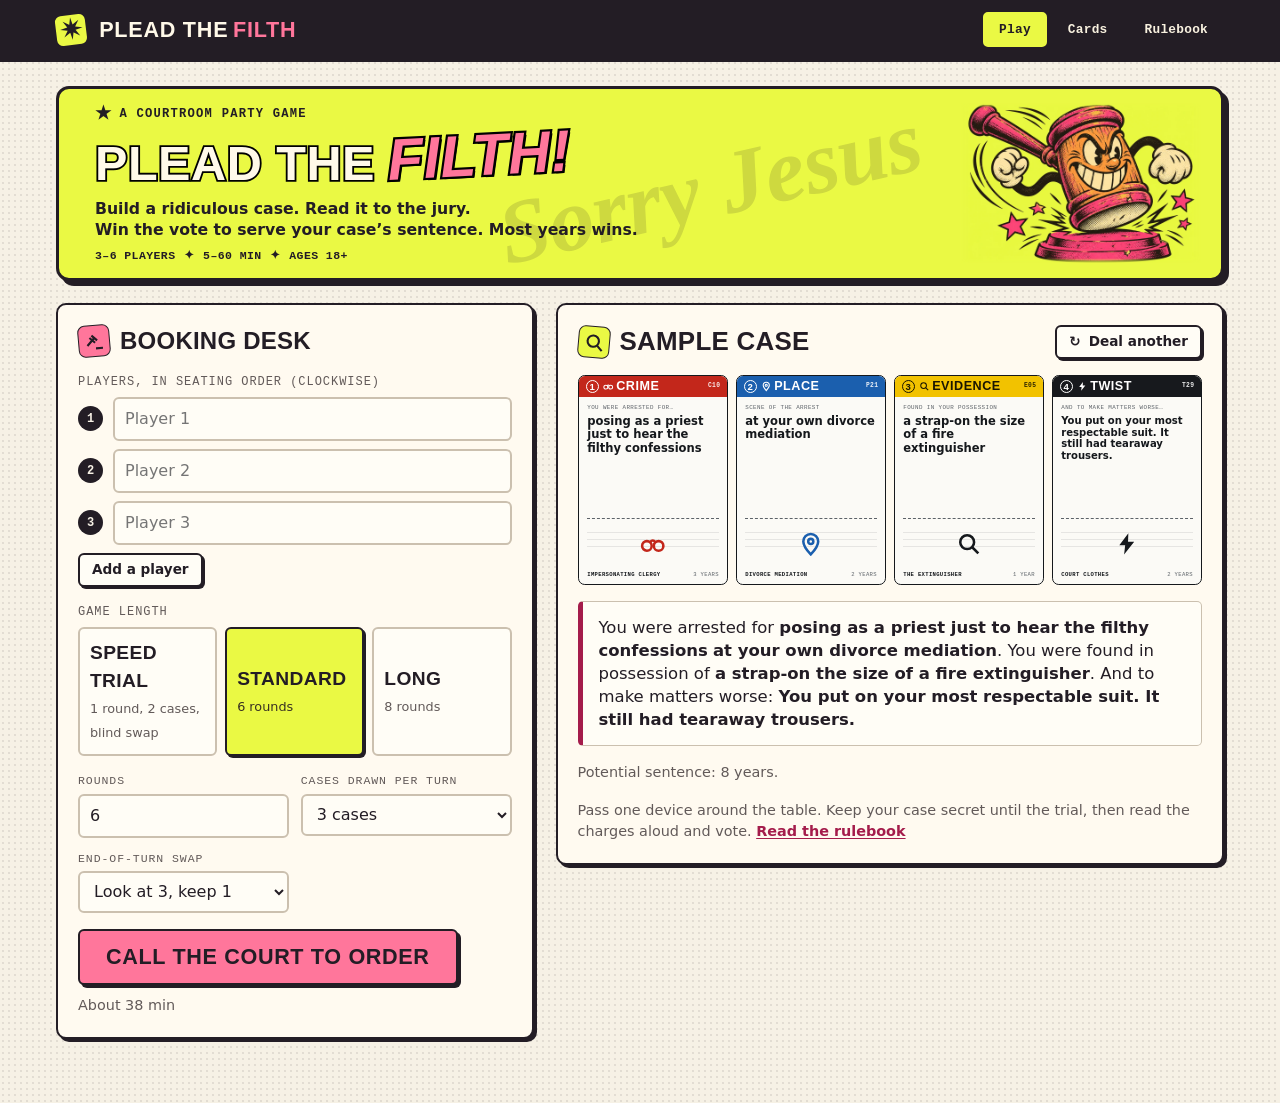
<file: Plead-the-Filth.html>
<!doctype html><html><head><meta charset=utf8><meta name=viewport content="width=device-width,initial-scale=1,viewport-fit=cover"><style>:root{color-scheme:light;box-sizing:border-box;padding-top:env(safe-area-inset-top,0px);padding-bottom:env(safe-area-inset-bottom,0px)}html{scroll-padding-top:env(safe-area-inset-top,0px)}body{margin:0;padding:0;font:14px -apple-system,BlinkMacSystemFont,sans-serif;background:#fff;color:#000}img{max-width:100%}[hidden]:not([hidden=until-found i]){display:none!important}</style></head><body>
<title>Plead the Filth</title>
<meta name="claude:viewport-fit-sides" content="cover">

<style id="game-styles">
/* Layout: a booking desk. Docket bar on top, the charge sheet centre stage, a docket rail at the side.
   Cards are physical objects, so they keep their own paper and ink in both themes. */
:root{
  --bg:#E3E8EC; --surface:#F3F5F7; --raised:#FFFFFF; --ink:#111C26; --muted:#4F5E6B; --line:#BCC7D0;
  --accent:#C3271B; --accent-ink:#FFFFFF; --ok:#1B6E44; --warn:#8F5600;
  --card-paper:#FBFAF6; --card-ink:#15181C; --card-muted:#5C6268; --card-edge:#15181C;
  --crime:#C3271B; --crime-ink:#FFFFFF; --place:#1B5FAE; --place-ink:#FFFFFF;
  --evidence:#F2C200; --evidence-ink:#1A1600; --twist:#17191D; --twist-ink:#FFFFFF;
  --extra:#55616C; --extra-ink:#FFFFFF;
  --font-display:'Big Shoulders Display','Arial Narrow',Impact,sans-serif;
  --font-body:'IBM Plex Sans',system-ui,-apple-system,'Segoe UI',sans-serif;
  --font-mono:'IBM Plex Mono',ui-monospace,Menlo,Consolas,monospace;
}
@media (prefers-color-scheme: dark){ :root:not([data-theme="light"]){
  --bg:#0D1318; --surface:#151E26; --raised:#1C2731; --ink:#E8EEF3; --muted:#9BA9B5; --line:#2D3B48;
  --accent:#FF6B57; --accent-ink:#220500; --ok:#58C990; --warn:#F0B34A; color-scheme:dark } }
:root[data-theme="dark"]{
  --bg:#0D1318; --surface:#151E26; --raised:#1C2731; --ink:#E8EEF3; --muted:#9BA9B5; --line:#2D3B48;
  --accent:#FF6B57; --accent-ink:#220500; --ok:#58C990; --warn:#F0B34A; color-scheme:dark }

*{box-sizing:border-box}
body{background:var(--bg);color:var(--ink);font-family:var(--font-body);font-size:16px;line-height:1.5}
.wrap{max-width:1200px;margin:0 auto;padding-left:max(16px,env(safe-area-inset-left,0px));padding-right:max(16px,env(safe-area-inset-right,0px))}
.court-watermark{display:none}
h1,h2,h3{font-family:var(--font-display);font-weight:900;line-height:1;text-wrap:balance;margin:0;text-transform:uppercase;letter-spacing:.01em}
p{margin:0}
button,input,select,textarea{font:inherit;color:inherit}
:focus-visible{outline:3px solid var(--accent);outline-offset:2px}
.mono{font-family:var(--font-mono);font-size:.75rem;letter-spacing:.08em;text-transform:uppercase;color:var(--muted)}

/* top bar */
.bar{border-bottom:2px solid var(--ink);background:var(--surface)}
.bar .wrap{display:flex;flex-wrap:wrap;align-items:center;gap:8px 24px;padding-block:10px}
.wordmark{font-family:var(--font-display);font-weight:900;font-size:1.6rem;text-transform:uppercase;letter-spacing:.02em;line-height:1}
.wordmark s{color:var(--muted);text-decoration-thickness:3px;text-decoration-color:var(--accent)}
.wordmark b{color:var(--accent)}
.tabs{display:flex;gap:4px;margin-left:auto}
.tab{background:none;border:2px solid transparent;padding:6px 14px;font-family:var(--font-mono);font-size:.8rem;letter-spacing:.08em;text-transform:uppercase;cursor:pointer;color:var(--muted)}
.tab:hover{color:var(--ink)}
.tab[aria-current="page"]{border-color:var(--ink);color:var(--ink);background:var(--raised)}
main{padding-block:24px 64px}

/* buttons and controls */
.btn{display:inline-flex;align-items:center;justify-content:center;gap:8px;border:2px solid var(--ink);background:var(--raised);padding:10px 18px;font-weight:600;cursor:pointer;min-height:44px}
.btn:hover{background:var(--surface)}
.btn--primary{background:var(--accent);border-color:var(--accent);color:var(--accent-ink);font-family:var(--font-display);font-weight:900;font-size:1.35rem;text-transform:uppercase;letter-spacing:.03em;padding:10px 26px}
.btn--primary:hover{background:var(--accent);filter:brightness(1.08)}
.btn--sm{min-height:34px;padding:4px 12px;font-size:.85rem}
.btn--ghost{border-color:var(--line)}
.btn[disabled]{opacity:.45;cursor:not-allowed}
.row{display:flex;flex-wrap:wrap;gap:10px;align-items:center}
.field{display:flex;flex-direction:column;gap:4px}
.field>span{font-family:var(--font-mono);font-size:.72rem;letter-spacing:.08em;text-transform:uppercase;color:var(--muted)}
input[type=text],input[type=number],select,textarea{background:var(--raised);border:2px solid var(--line);padding:8px 10px;min-height:42px;width:100%}
input:focus,select:focus,textarea:focus{border-color:var(--ink)}
.check{display:flex;gap:10px;align-items:flex-start}
.check input{width:20px;height:20px;margin-top:2px;accent-color:var(--accent)}
.panel{background:var(--surface);border:2px solid var(--ink);padding:20px}
.panel>h2{font-size:1.5rem;margin-bottom:14px}
.note{color:var(--muted);font-size:.9rem}

/* the card: 2.5 x 3.5, every inner size is relative to the card width */
.card{container-type:inline-size;aspect-ratio:2.5/3.5;width:100%;max-width:100%;position:relative;text-align:left;--deck:var(--extra);--deck-ink:var(--extra-ink)}
.card__in{height:100%;background:var(--card-paper);color:var(--card-ink);border:1cqw solid var(--card-edge);border-radius:4.5cqw;display:flex;flex-direction:column;overflow:hidden;position:relative}
.card--crime{--deck:var(--crime);--deck-ink:var(--crime-ink)}
.card--place{--deck:var(--place);--deck-ink:var(--place-ink)}
.card--evidence{--deck:var(--evidence);--deck-ink:var(--evidence-ink)}
.card--twist{--deck:var(--twist);--deck-ink:var(--twist-ink)}
.card__band{background:var(--deck);color:var(--deck-ink);display:flex;align-items:center;gap:2.5cqw;padding:2.6cqw 4.5cqw;font-family:var(--font-display);font-weight:900;font-size:8.4cqw;text-transform:uppercase;letter-spacing:.04em;line-height:1}
.card__order{width:9cqw;height:9cqw;border-radius:50%;border:.8cqw solid currentColor;display:grid;place-items:center;font-size:6.4cqw;flex:none}
.card__deck{display:flex;align-items:center;gap:1.8cqw;flex:1;min-width:0}
.card__deck svg{width:7cqw;height:7cqw;flex:none}
.card__id{font-family:var(--font-mono);font-weight:600;font-size:4.2cqw;letter-spacing:.06em;opacity:.9}
.card__lead{font-family:var(--font-mono);font-size:3.9cqw;letter-spacing:.07em;text-transform:uppercase;color:var(--card-muted);padding:4.2cqw 5.5cqw 0}
.card__text{font-weight:700;font-size:7.7cqw;line-height:1.16;padding:1.8cqw 5.5cqw 0;flex:1;text-wrap:pretty;overflow-wrap:break-word}
.card__text--long{font-size:6.7cqw}
.card__text--rule{font-size:5.3cqw;font-weight:500;line-height:1.28}
.card__art{height:24%;margin:0 5.5cqw;border-top:.5cqw dashed var(--card-muted);display:grid;place-items:center;color:var(--deck);background:repeating-linear-gradient(0deg,transparent 0 4.4cqw,color-mix(in srgb,var(--card-ink) 9%,transparent) 4.4cqw 4.8cqw)}
.card--evidence .card__art,.card--twist .card__art{color:var(--card-ink)}
.card__art svg{width:17cqw;height:17cqw}
.card__foot{display:flex;flex-wrap:wrap;justify-content:space-between;align-items:baseline;gap:.5cqw 2cqw;padding:2.2cqw 5.5cqw 3.2cqw;font-family:var(--font-mono);font-size:3.7cqw;letter-spacing:.06em;text-transform:uppercase}
.card__name{font-weight:600;flex:1;min-width:0;overflow-wrap:anywhere}
.card__years{color:var(--card-muted);white-space:nowrap}
.card--back .card__in{background:var(--deck);color:var(--deck-ink);align-items:center;justify-content:center;gap:3cqw}
.card--back svg{width:30cqw;height:30cqw}
.card--back .back__name{font-family:var(--font-display);font-weight:900;font-size:16cqw;text-transform:uppercase;letter-spacing:.04em;line-height:1}
.card--back .back__order{font-family:var(--font-mono);font-size:4.5cqw;letter-spacing:.1em;text-transform:uppercase;opacity:.85}
.card--back .card__in::after{content:"";position:absolute;inset:4cqw;border:.7cqw solid currentColor;border-radius:2.5cqw;opacity:.5}
.decks{display:grid;grid-template-columns:repeat(4,minmax(0,1fr));gap:12px}
.pile{display:grid;justify-items:center;align-content:start;gap:10px;min-width:0}
.pile .card{width:min(100%,128px)}
.pile .card__in{box-shadow:3px 3px 0 var(--card-paper),4px 4px 0 var(--card-edge),7px 7px 0 var(--card-paper),8px 8px 0 var(--card-edge)}
.pile__n{font-family:var(--font-mono);font-size:.7rem;letter-spacing:.06em;text-transform:uppercase;color:var(--muted);text-align:center}
.deck.is-live{cursor:pointer;transition:transform .12s ease-out}
.deck.is-live .card__in{outline:3px solid var(--accent);outline-offset:3px}
.deck.is-live:hover,.deck.is-live:focus-visible{transform:translateY(-4px)}
.deck.is-live+.pile__n{color:var(--accent);font-weight:600}
.pile.is-spent .card{opacity:.4}
.scene-label{display:flex;align-items:center;gap:12px;font-family:var(--font-mono);font-size:.72rem;letter-spacing:.08em;text-transform:uppercase;color:var(--muted)}
.scene-label::before,.scene-label::after{content:"";height:1px;background:var(--line);flex:1}
.slot{perspective:1000px;align-content:start}
.empty{width:100%;max-width:100%;align-self:start;aspect-ratio:2.5/3.5;border:2px dashed var(--line);border-radius:10px;display:grid;place-content:center;justify-items:center;gap:6px;color:var(--muted);font-family:var(--font-mono);font-size:.75rem;letter-spacing:.08em;text-transform:uppercase}
.empty svg{width:32px;height:32px;opacity:.6}
.flipper{position:relative;width:100%;transform-style:preserve-3d}
.flipper.is-turning{animation:turnover .6s cubic-bezier(.3,.7,.2,1) both}
@keyframes turnover{from{transform:rotateY(180deg)}to{transform:none}}
@media (prefers-reduced-motion:reduce){.flipper.is-turning{animation:none}}
.cases{display:grid;gap:16px}
.casefile{border:2px solid var(--line);background:var(--surface);padding:12px;display:grid;gap:10px;min-width:0}
.casefile h3{font-size:1.25rem}
.casefile .sheet{grid-template-columns:repeat(4,minmax(0,1fr));gap:8px;max-width:640px}
.casefile .charge{font-size:1rem;padding:10px 14px}
.casefile.is-kept{border-color:var(--accent)}
.options{display:grid;grid-template-columns:repeat(3,minmax(0,1fr));gap:12px;max-width:520px}
.options .btn{width:100%}
.flipper>.card{backface-visibility:hidden;-webkit-backface-visibility:hidden}
.flipper__back{position:absolute;inset:0;transform:rotateY(180deg)}
@media (prefers-reduced-motion:reduce){.deck.is-live{transition:none}}
.slot{display:grid;gap:6px;min-width:0;justify-items:start}
.flag{font-family:var(--font-mono);font-size:.7rem;letter-spacing:.06em;text-transform:uppercase;border:1px solid var(--line);background:none;color:var(--muted);padding:3px 10px;cursor:pointer;min-height:28px}
.flag:hover{color:var(--ink);border-color:var(--ink)}
.flag[aria-pressed="true"]{background:var(--evidence);color:var(--evidence-ink);border-color:var(--evidence)}

/* setup */
.hero{display:grid;gap:8px;margin-bottom:22px}
.hero h1{font-size:clamp(2.6rem,8vw,5rem)}
.hero h1 s{color:var(--muted);text-decoration-color:var(--accent);text-decoration-thickness:.09em}
.hero h1 b{color:var(--accent)}
.hero p{max-width:62ch;font-size:1.08rem}
.setup{display:grid;grid-template-columns:minmax(0,5fr) minmax(0,7fr);gap:24px;align-items:start}
.setup>*{min-width:0}
.players{display:grid;gap:8px;margin-bottom:8px}
.players .row{flex-wrap:nowrap}
.players .seat{font-family:var(--font-mono);font-size:.75rem;color:var(--muted);width:3.2ch;flex:none}
.players input:focus::placeholder{color:transparent}
.presets{display:grid;grid-template-columns:repeat(3,minmax(0,1fr));gap:8px}
.preset{border:2px solid var(--line);background:var(--raised);padding:10px;cursor:pointer;text-align:left;min-width:0}
.preset b{display:block;font-family:var(--font-display);font-size:1.2rem;text-transform:uppercase;letter-spacing:.02em}
.preset span{font-size:.8rem;color:var(--muted)}
.preset[aria-pressed="true"]{border-color:var(--ink);box-shadow:inset 0 -5px 0 var(--accent)}
.stack{display:grid;gap:16px}
.grid2{display:grid;grid-template-columns:repeat(2,minmax(0,1fr));gap:12px}
.sheet{display:grid;grid-template-columns:repeat(4,minmax(0,1fr));gap:12px}
.charge{background:var(--raised);border-left:6px solid var(--accent);padding:14px 16px;font-size:1.25rem;line-height:1.4}
.charge b{font-weight:700}
.charge .blank{color:var(--muted);font-family:var(--font-mono);font-size:.9rem;letter-spacing:.05em}

/* table */
.table{display:grid;grid-template-columns:minmax(0,1fr) 250px;gap:24px;align-items:start}
.table>*{min-width:0}
.docketline{display:flex;flex-wrap:wrap;gap:6px 18px;font-family:var(--font-mono);font-size:.78rem;letter-spacing:.08em;text-transform:uppercase;color:var(--muted);margin-bottom:6px}
.case{font-size:clamp(2.2rem,6vw,4rem);margin-bottom:4px}
.case em{font-style:normal;color:var(--accent)}
.stage{display:grid;gap:18px}
.actions{display:flex;flex-wrap:wrap;gap:12px;align-items:center}
.timer{display:flex;align-items:center;gap:18px;flex-wrap:wrap}
.timer__num{font-family:var(--font-display);font-weight:900;font-size:clamp(4rem,14vw,7rem);line-height:.9;font-variant-numeric:tabular-nums;min-width:3.2ch}
.timer__num.is-low{color:var(--accent)}
.timer__bar{height:10px;background:var(--line);flex:1 1 160px;min-width:120px}
.timer__bar i{display:block;height:100%;background:var(--accent);width:100%}
.callout{background:var(--raised);border:2px solid var(--ink);padding:14px 16px}
.callout h3{font-size:1.4rem;margin-bottom:4px}
.rail{background:var(--surface);border:2px solid var(--ink);padding:14px}
.rail h2{font-size:1.2rem;margin-bottom:10px}
.seatrow{display:grid;grid-template-columns:1fr auto;gap:2px 8px;padding:8px 0;border-top:1px solid var(--line)}
.seatrow.is-up{box-shadow:inset 4px 0 0 var(--accent);padding-left:10px}
.seatrow b{overflow-wrap:anywhere}
.seatrow .score{font-family:var(--font-display);font-weight:900;font-size:1.5rem;line-height:1;font-variant-numeric:tabular-nums}
.tags{grid-column:1/-1;display:flex;flex-wrap:wrap;gap:4px}
.tag{font-family:var(--font-mono);font-size:.66rem;letter-spacing:.06em;text-transform:uppercase;border:1px solid var(--line);padding:1px 6px;color:var(--muted)}
.tag--role{border-color:var(--accent);color:var(--accent)}
.tag--used{text-decoration:line-through}
.rail .btn{margin-top:12px;width:100%}

/* voting */
.ballot{display:grid;gap:10px;max-width:640px}
.ballot .btn{justify-content:flex-start;text-align:left;flex-direction:column;align-items:flex-start;gap:2px;padding:12px 16px}
.ballot .btn b{font-family:var(--font-display);font-size:1.5rem;text-transform:uppercase}
.ballot .btn span{font-size:.9rem;color:var(--muted);font-weight:400}
.tally{display:grid;gap:10px;max-width:720px}
.tally__row{display:grid;grid-template-columns:minmax(0,9rem) minmax(0,1fr);gap:12px;align-items:center}
.tally__row b{overflow-wrap:anywhere}
.tally__bar{display:flex;align-items:center;gap:10px;min-width:0}
.tally__bar i{display:block;height:26px;background:var(--line);min-width:4px}
.tally__row.is-win .tally__bar i{background:var(--accent)}
.tally__bar span{font-size:.85rem;color:var(--muted)}
.stamp{display:inline-block;font-family:var(--font-display);font-weight:900;font-size:clamp(2.4rem,9vw,4.6rem);text-transform:uppercase;color:var(--accent);border:6px solid var(--accent);padding:2px 18px;transform:rotate(-4deg);letter-spacing:.04em;line-height:1.05;margin:10px 0 14px}
.recap{display:grid;gap:10px}
.recap li{list-style:none;background:var(--raised);padding:10px 14px;border-left:4px solid var(--line)}
.recap{padding:0;margin:0}
.hist{width:100%;border-collapse:collapse;font-size:.92rem}
.hist th,.hist td{text-align:left;padding:6px 10px;border-bottom:1px solid var(--line);vertical-align:top}
.hist th{font-family:var(--font-mono);font-size:.7rem;letter-spacing:.08em;text-transform:uppercase;color:var(--muted);font-weight:400}
.scroll{overflow-x:auto}
.kpis{display:flex;flex-wrap:wrap;gap:8px 28px}
.kpis div b{display:block;font-family:var(--font-display);font-size:2rem;line-height:1;font-variant-numeric:tabular-nums}
.kpis div span{font-family:var(--font-mono);font-size:.7rem;letter-spacing:.08em;text-transform:uppercase;color:var(--muted)}

/* cards tab */
.toolbar{display:flex;flex-wrap:wrap;gap:10px 18px;align-items:center;margin:14px 0}
.chips{display:flex;flex-wrap:wrap;gap:6px}
.chip{border:2px solid var(--line);background:var(--raised);padding:4px 12px;font-size:.85rem;cursor:pointer;min-height:34px}
.chip[aria-pressed="true"]{border-color:var(--ink);background:var(--ink);color:var(--bg)}
.gallery{display:grid;grid-template-columns:repeat(auto-fill,minmax(170px,1fr));gap:18px 14px}
.cardbtn{background:none;border:0;padding:0;cursor:pointer;display:grid;gap:6px;text-align:left;min-width:0}
.cardbtn:hover .card__in{box-shadow:0 0 0 3px var(--accent)}
.status{font-family:var(--font-mono);font-size:.7rem;letter-spacing:.06em;text-transform:uppercase;color:var(--muted);display:flex;gap:6px;align-items:center;flex-wrap:wrap}
.dot{width:10px;height:10px;border-radius:50%;border:2px solid var(--muted);flex:none}
.dot--approved{background:var(--ok);border-color:var(--ok)}
.dot--needs{background:var(--warn);border-color:var(--warn)}
.dot--cut{background:var(--accent);border-color:var(--accent)}
.is-cut .card{opacity:.4}
.savestate{font-family:var(--font-mono);font-size:.72rem;letter-spacing:.06em;text-transform:uppercase;color:var(--muted)}
dialog{background:var(--surface);color:var(--ink);border:2px solid var(--ink);padding:20px;width:min(760px,calc(100vw - 32px));max-height:calc(100vh - 32px)}
dialog::backdrop{background:rgba(0,0,0,.6)}
.editor{display:grid;grid-template-columns:200px minmax(0,1fr);gap:20px}
.editor>*{min-width:0}
textarea{min-height:92px;resize:vertical}

/* rulebook */
.rules{display:grid;grid-template-columns:200px minmax(0,1fr);gap:32px;align-items:start}
.toc{position:sticky;top:calc(env(safe-area-inset-top,0px) + 12px);display:grid;gap:6px;font-size:.92rem}
.toc a{color:var(--ink);text-decoration:none;border-left:3px solid var(--line);padding:2px 10px}
.toc a:hover{border-color:var(--accent)}
.prose{display:grid;gap:40px;min-width:0}
.prose section{display:grid;gap:12px;min-width:0}
.prose h2{font-size:2.2rem;padding-bottom:6px;border-bottom:2px solid var(--ink)}
.prose h3{font-size:1.35rem;margin-top:10px}
.prose p,.prose li{max-width:68ch}
.prose ol,.prose ul{margin:0;padding-left:1.3em;display:grid;gap:6px}
.prose dt{font-weight:700;margin-top:10px}
.prose dd{margin:2px 0 0;max-width:68ch}
.prose .lede{font-size:1.15rem}
.anatomy{display:grid;grid-template-columns:minmax(0,300px) minmax(0,1fr);gap:28px;align-items:start}
.anatomy>*{min-width:0}
.pin{position:absolute;z-index:1;width:9cqw;height:9cqw;border-radius:50%;background:var(--card-paper);color:var(--card-ink);border:.7cqw solid var(--card-ink);display:grid;place-items:center;font-family:var(--font-mono);font-weight:600;font-size:4.6cqw;box-shadow:0 0 0 .8cqw var(--evidence)}

@media (max-width:860px){
  .setup,.table,.rules,.anatomy{grid-template-columns:minmax(0,1fr)}
  .toc{position:static;grid-template-columns:repeat(2,minmax(0,1fr))}
  .rail{order:2}
}
@media (max-width:560px){
  .sheet{grid-template-columns:repeat(2,minmax(0,1fr))}
  .editor{grid-template-columns:minmax(0,1fr)}
  .editor .card{max-width:200px}
  .presets{grid-template-columns:minmax(0,1fr)}
  .tabs{margin-left:0}
}

/* Print preview and Letter-size duplex sheets. */
#print{display:none}
.psheet--55521 .print-slot{position:relative;aspect-ratio:3.5/2.5}
.psheet--55521 .card{
  position:absolute;top:50%;left:50%;width:71.428571%;
  transform:translate(-50%,-50%) rotate(90deg)
}
@media screen{
  body.print-preview{margin:0}
  body.print-preview>main,body.print-preview>.bar{display:none}
  body.print-preview>#print{display:block;padding-block:20px 40px}
  .print-controls{margin-bottom:20px}
  .print-controls h1{font-size:2rem}
  .print-pages{display:grid;gap:20px;justify-items:center}
  .print-page{width:min(100%,7.5in);margin:0;container-type:inline-size}
  .print-page figcaption{margin-bottom:6px}
  .psheet{display:grid;grid-template-columns:repeat(3,minmax(0,1fr));background:white}
  .psheet--55521{
    aspect-ratio:8.5/11;grid-template-columns:repeat(2,minmax(0,1fr));
    gap:2.941176cqw;
    padding:17.647059% 7.352941%;align-content:start
  }
  .psheet .card__in{border-radius:0}
}
@media print{
  @page{size:letter;margin:.25in}
  body.print-preview{background:#fff;margin:0}
  body.print-preview>.bar,body.print-preview>main,.print-controls,.print-page figcaption{display:none!important}
  body.print-preview>#print{display:block;width:auto;max-width:none;margin:0;padding:0}
  .print-page{margin:0;break-inside:avoid}
  .print-page + .print-page{break-before:page}
  .psheet{display:grid;grid-template-columns:repeat(3,2.5in);grid-auto-rows:3.5in;justify-content:center}
  .psheet .card{width:2.5in}
  .psheet .card__in{border-radius:0;border:1px dashed #888;-webkit-print-color-adjust:exact;print-color-adjust:exact}
  .psheet--55521{
    grid-template-columns:repeat(2,3.5in);grid-auto-rows:2.5in;
    gap:.25in;justify-content:start;
    /* The Letter page already includes a quarter-inch margin. */
    box-sizing:border-box;height:9.25in;padding:1.25in .375in 0;overflow:clip
  }
  .psheet--55521 .card__in{border:0;border-radius:.125in}
  .psheet--55521 .print-slot{contain:strict;width:3.5in;height:2.5in;break-inside:avoid}
}
</style>

<style id="offline-theme" media="screen">
/* Screen furniture for the court. Printed sheets and card artwork use the original styles. */
.deal-table {
  display: flex; flex-direction: column; gap: 16px; min-height: min(64svh, 590px);
  padding: clamp(12px, 2vw, 24px); border: 2px solid var(--ink); border-radius: 16px;
  background: var(--surface);
}
.deal-table .pile .card {width: min(82%, 94px)}
.hand-tray {
  margin-top: auto; padding: 16px clamp(8px, 2vw, 24px) 12px; border-radius: 12px;
  background: radial-gradient(ellipse at 50% 110%, #633043, #311e2c 80%); color: #fff7df;
  box-shadow: inset 0 0 0 1px #fff3;
}
.hand-tray h3 {font: italic bold 1.45rem Georgia, serif; color: inherit}
.hand-tray > p {font-size: .94rem; margin: 3px 0 12px}
.hand-rack {display: grid; grid-template-columns: repeat(var(--hands), minmax(0,1fr)); gap: 8px}
.case-hand {position: relative; min-width: 0; border: 1px dashed #c6a9ac80; border-radius: 10px; padding: 8px 3px}
.case-hand:has(button[aria-pressed="true"]) {border: 1px solid #ff99b5; background: #ffffff0d}
.fan {position: relative; width: min(100%, 216px); margin: auto; aspect-ratio: 1.72}
.hand-slot {position: absolute; width: 38%; left: calc(10% + var(--slot)*14%); top: 3%; pointer-events: none}
.hand-angle {transform: rotate(calc((var(--slot) - 1.5)*10deg)); transform-origin: 50% 95%}
.hand-face {position: relative; transform-style: preserve-3d}
.hand-face > .card {backface-visibility: hidden}
.hand-face .card__in {box-shadow: 0 1px 4px #16091288}
.hand-select {display: grid; justify-items: center; width: 100%; border: none; background: none; color: inherit; cursor: pointer; font: inherit}
.hand-select::after {content: ''; position: absolute; inset: 0; border-radius: 10px}
.hand-select:focus-visible::after {outline: 3px solid #fff}
.hand-select span {font-size: .84rem; color: #f4d5de}
.hand-select:disabled {cursor: default}
.hand-reading {display: grid; gap: 14px; justify-items: start; container-type: inline-size}
.hand-reading h3 {scroll-margin-top: 5rem}
.review-spread {display: grid; width: 100%; grid-template-columns: repeat(2,minmax(0,1fr)); gap: 12px}
.review-spread .card {display: flex; min-width: 0}
.review-spread .card__in {width: 100%; height: auto; box-shadow: 1px 3px 0 var(--line)}
.review-spread .card__text {font-size: max(1rem, 7.7cqw)}
.review-spread .card__foot {font-size: max(.66rem, 3.7cqw)}
.review-spread .card__art {height: auto; min-height: 14cqw}
@container (min-width: 44rem) {
  .review-spread {grid-template-columns: repeat(4,minmax(0,1fr))}
}
@container (max-width: 17rem) {
  .review-spread {grid-template-columns: minmax(0,1fr)}
}
.hand-reading .charge {margin: 0}
@media (max-width: 540px) {
  .hand-rack {grid-template-columns: repeat(2,minmax(0,1fr))}
  .fan {max-width: 145px}
  .deal-table .decks {gap: 6px}
}
:root {
  --bg: #f6f1e5;
  --surface: #fffaf0;
  --raised: #fffdf6;
  --ink: #231d25;
  --muted: #625a59;
  --line: #cbc0af;
  --accent: #a41c4b;
  --accent-ink: white;
  --night: #231d25;
  --lime: #eaf944;
  --pink: #ff769b;
  --poster-type: Impact, Haettenschweiler, 'Arial Narrow Bold', 'Big Shoulders Display', sans-serif;
}
@media (prefers-color-scheme: dark) {
  :root:not([data-theme="light"]) {
    --bg: #231f28; --surface: #302832; --raised: #3a303b; --ink: #fff7df;
    --muted: #d4c7bd; --line: #655764; --accent: #ffa2bd; --accent-ink: #29141e;
  }
}
:root[data-theme="dark"] {
  --bg: #231f28; --surface: #302832; --raised: #3a303b; --ink: #fff7df;
  --muted: #d4c7bd; --line: #655764; --accent: #ffa2bd; --accent-ink: #29141e;
}
body {
  background-image: radial-gradient(color-mix(in srgb, var(--ink) 13%, transparent) .65px, transparent .85px);
  background-size: 6px 6px;
}
.court-watermark {
  display: block;
  position: absolute;
  inset: 52% auto auto 56%;
  z-index: 0;
  transform: translate(-50%, -50%) rotate(-13deg);
  font: italic 700 clamp(2.15rem, 7vw, 6rem)/1 Georgia, 'Times New Roman', serif;
  white-space: nowrap;
  color: var(--night);
  opacity: .14;
  pointer-events: none;
  user-select: none;
}
.bar {background: var(--night); color: #fff9e9; border-bottom: 3px solid var(--night)}
.bar .wrap {padding-block: 12px; align-items: center}
.wordmark {
  display: inline-flex; align-items: center; gap: .22em; color: inherit; text-decoration: none;
  font: 900 1.35rem/1 var(--poster-type); letter-spacing: .035em;
}
.wordmark b {color: var(--pink)}
.brand-icon, .section-icon {
  display: inline-grid; place-items: center; flex: none; color: var(--night);
}
.brand-icon {
  margin-right: .35em; width: 30px; height: 30px; transform: rotate(-7deg);
  background: var(--lime); border-radius: 6px; font: 900 1.5rem/1 Arial,sans-serif;
}
.tabs {gap: 5px}
.tab {border-radius: 5px; color: #f8f1df; font-weight: 600; text-transform: none; letter-spacing: .02em}
.tab:hover {color: var(--lime)}
.tab[aria-current="page"] {background: var(--lime); color: var(--night); border-color: var(--lime)}
.bar :focus-visible {outline-color: var(--pink)}
.hero {
  position: relative;
  isolation: isolate;
  display: grid; grid-template-columns: minmax(0,1fr) auto; align-items: center; gap: 8px;
  border: 3px solid var(--night); border-radius: 13px; overflow: hidden;
  box-shadow: 5px 5px 0 var(--night); margin-bottom: 22px; background: var(--lime); color: var(--night);
}
.hero-copy {
  align-self: center; position: relative; z-index: 1;
  padding: 14px 0 14px clamp(16px, 3vw, 36px);
}
.hero .hero-kicker {
  font: 700 .76rem/1.25 var(--font-mono); text-transform: uppercase; letter-spacing: .1em;
  display: flex; align-items: center; gap: .6em;
}
.hero-kicker span {font-size: 1.5em}
.hero h1 {
  font: 900 clamp(1.75rem, 3.8vw, 3.35rem)/1 var(--poster-type); letter-spacing: .01em;
  color: #fff9e9; -webkit-text-stroke: .075em #000; paint-order: stroke fill;
  margin: .1em 0 .18em;
}
.hero h1 strong {
  display: inline-block; font-size: 1.2em; line-height: 1; font-style: italic;
  color: var(--pink); -webkit-text-stroke: .075em #000;
  text-shadow: .038em .038em 0 #000; transform: rotate(-3deg); transform-origin: bottom left;
}
.hero .hero-pitch {max-width: 68ch; font-size: .98rem; line-height: 1.35; font-weight: 600}
.hero-meta {
  display: flex; flex-wrap: wrap; gap: 6px 0; margin-top: 9px;
  font: 700 .72rem/1.25 var(--font-mono); text-transform: uppercase; letter-spacing: .035em;
}
.hero-meta span + span::before {content: '✦'; margin: 0 .75em}
.hero-art {display: grid; align-items: center; min-width: 0; padding: 6px 20px 6px 0; position: relative; z-index: 1}
.hero-art img {
  display: block; width: clamp(115px, 23vw, 240px); height: auto;
  mask-image: linear-gradient(to right, transparent, black 4%, black 96%, transparent), linear-gradient(to bottom, transparent, black 3%, black 97%, transparent);
  mask-composite: intersect;
}
.setup {gap: 22px}
.panel, .sample, .rail, .callout, .casefile, dialog {
  border: 2px solid var(--ink); border-radius: 10px; background: var(--surface);
  box-shadow: 3px 3px 0 var(--ink);
}
.sample {padding: 20px}
.sample-head {justify-content: space-between}
.section-title {display: flex; gap: 10px; align-items: center; font: 900 1.62rem/1 var(--poster-type); text-transform: uppercase}
.section-icon {width: 32px; height: 32px; background: var(--pink); border: 1.5px solid var(--night); border-radius: 7px; transform: rotate(-5deg)}
.section-icon svg {width: 21px; height: 21px}
.sample .section-icon {background: var(--lime); transform: rotate(5deg)}
.sample .charge {font-size: 1.03rem}
.sample a, .prose a {color: var(--accent); text-underline-offset: .15em; font-weight: 700}
.sample .sheet {gap: 8px}
.charge {background: var(--raised); border: 1px solid var(--line); border-left: 5px solid var(--accent); border-radius: 5px}
.btn, .preset, .chip, .flag, input[type=text], input[type=number], select, textarea {border-radius: 6px}
.btn {box-shadow: 2px 2px 0 var(--ink)}
.btn:not(:disabled):active {transform: translate(1px,1px); box-shadow: none}
.btn--primary, .btn--primary:hover {
  background: var(--pink); color: var(--night); border: 2px solid var(--night);
  box-shadow: 3px 3px 0 var(--night); font-family: var(--poster-type);
}
.preset[aria-pressed="true"] {background: var(--lime); color: var(--night); border-color: var(--night); box-shadow: 2px 2px 0 var(--night)}
.preset[aria-pressed="true"] span {color: #383022}
.players .seat {background: var(--ink); color: var(--bg); width: 25px; height: 25px; display: grid; place-items: center; border-radius: 50%; font-weight: 600}
.rail h2 {padding-bottom: 8px; border-bottom: 3px solid var(--accent)}
.casefile.is-kept {border-color: var(--accent)}
.stamp {background: var(--raised); border-style: double; border-width: 7px}
.toolbar {padding-block: 8px}
.review-pages {display: flex; align-items: center; justify-content: space-between; gap: 8px; margin-bottom: 16px}
.review-pages .mono {text-align: center}
summary {cursor: pointer; color: var(--accent); font-weight: 700}
.chip {border-radius: 20px}
.chip[aria-pressed="true"] {background: var(--pink); color: var(--night); border-color: var(--night)}
.hist {background: var(--surface)}
.hist th {background: var(--ink); color: var(--bg)}
.toc {padding: 12px; background: var(--surface); border: 2px solid var(--ink); border-radius: 8px}
.prose {padding: clamp(14px,3vw,30px); background: var(--surface); border: 2px solid var(--ink); border-radius: 10px}
dialog::backdrop {background: rgb(26 12 25 / .78)}
@media (max-width: 650px) {
  main {padding-top: 16px}
  .bar .wrap {gap: 8px; justify-content: space-between}
  .hero {margin-bottom: 16px}
  .hero-art {padding-right: 8px}
  .hero .hero-kicker {font-size: .6rem}
  .hero .hero-pitch {font-size: .88rem}
  .hero-meta {font-size: .62rem}
  .hero-meta span + span::before {margin: 0 .35em}
  .wordmark {font-size: 1rem}
  .brand-icon {width: 24px; height: 24px}
  .tab {padding: 6px 8px}
  .panel, .sample {padding: 15px}
}
@media (max-width: 480px) {
  .hero {grid-template-columns: minmax(0,1fr) auto; gap: 0 4px}
  .hero-copy {display: contents}
  .hero-copy > * {position: relative; z-index: 1}
  .hero .hero-kicker {grid-column: 1/-1; margin: 9px 12px 0}
  .hero h1 {grid-column: 1; grid-row: 2; align-self: center; padding-left: 12px; font-size: clamp(1.42rem,5.7vw,1.85rem)}
  .hero-art {grid-column: 2; grid-row: 2; padding: 4px}
  .hero .hero-pitch, .hero-meta {grid-column: 1/-1; margin: 3px 12px; max-width: none}
  .hero-meta {margin-bottom: 10px}
  .brand-icon {display: none}
  .tabs {gap: 0}
  .tab {padding: 6px}
}

</style>

<header class="bar"><div class="wrap">
  <a class="wordmark" href="#play" data-tab="play" aria-label="Plead the Filth home"><span class="brand-icon" aria-hidden="true">✷</span> Plead the <b>Filth</b></a>
  <nav class="tabs" aria-label="Sections">
    <button class="tab" data-tab="play" id="tab-play">Play</button>
    <button class="tab" data-tab="cards" id="tab-cards">Cards</button>
    <button class="tab" data-tab="rules" id="tab-rules">Rulebook</button>
  </nav>
</div></header>

<main class="wrap">
  <section id="view-play"></section>

  <section id="view-cards" hidden>
    <h1 style="font-size:2.6rem">Card review</h1>
    <p class="note" style="max-width:70ch;margin-top:6px">Every card in the box. Open a card to reword it, approve it, mark it for a rewrite, or cut it. Cut cards are left out of the decks when you play. <span class="savestate" id="savestate"></span></p>
    <div class="panel" style="margin-top:16px">
      <div class="row" style="justify-content:space-between"><h2 style="margin:0">Combo tester</h2><button class="btn btn--sm" data-action="deal-test" id="btn-deal-test">Deal another arrest</button></div>
      <p class="note" style="margin:6px 0 12px">One random card from each deck, read as a case. Keep dealing to check that the cards chain into a sentence.</p>
      <div id="test-charge" class="charge"></div>
    </div>
    <div class="toolbar">
      <div class="chips" id="deck-chips" role="group" aria-label="Filter by deck"></div>
      <div class="chips" id="status-chips" role="group" aria-label="Filter by status"></div>
      <div class="row" style="margin-left:auto">
        <button class="btn btn--sm" data-action="toggle-table" id="btn-toggle-table">Table view</button>
        <button class="btn btn--sm" data-action="open-io" id="btn-open-io">Export / import</button>
        <button class="btn btn--sm" data-action="print" id="btn-print">Print sheets</button>
      </div>
    </div>
    <div id="deck-problems" role="alert"></div>
    <p class="mono" id="review-counts" style="margin-bottom:4px"></p>
    <p class="mono" id="deck-counts" style="margin-bottom:14px"></p>
    <div id="cards-out"></div>
  </section>

  <section id="view-rules" hidden>
    <div class="rules">
      <nav class="toc" aria-label="Rulebook sections">
        <a href="#r-pitch" data-jump="r-pitch">1. Core idea</a>
        <a href="#r-rules" data-jump="r-rules">2. Full rules</a>
        <a href="#r-cards" data-jump="r-cards">3. Card list</a>
        <a href="#r-balance" data-jump="r-balance">4. Balance check</a>
        <a href="#r-example" data-jump="r-example">5. Example round</a>
        <a href="#r-faq" data-jump="r-faq">6. Edge cases</a>
        <a href="#r-layout" data-jump="r-layout">7. Card layout</a>
        <a href="#r-playtest" data-jump="r-playtest">8. Playtest plan</a>
      </nav>
      <div class="prose">

        <section id="r-pitch">
          <h2>1. Core idea</h2>
          <p class="lede">Plead the Filth is a party game for 3 to 6 adults about building the worst arrest report ever written. A <strong>case</strong> is four cards read as one sentence: a Crime, a Place, a piece of Evidence and a Twist. On your turn you secretly deal yourself three cases, keep the one you think is the most ridiculous, and may swap one of its cards for something worse. When everyone has built a case, the court goes to trial. Every case is revealed and read out, and the players, acting as prosecutors, vote for the most outrageous one. The owner of each top-voted case gets one conviction.</p>
          <p><strong>Win condition.</strong> Each card shows a Years value. If your case wins the funniest-case vote, add its four card values to your running score. The player with the most years after the last round wins. Players tied for first share the win.</p>
          <p class="note">3 to 6 players · ages 18+ · about 5 minutes (one speed round) to 60 minutes (long game).</p>
        </section>

        <section id="r-rules">
          <h2>2. Full rules</h2>
          <h3>What is in the box</h3>
          <ul>
            <li>120 scenario cards across four decks of 30: Crime, Place, Evidence and Twist.</li>
          </ul>
          <h3>Setup</h3>
          <ol>
            <li>Shuffle each deck on its own. Put the four decks face down in a row in reading order: Crime, Place, Evidence, Twist. Leave room for a discard pile next to each.</li>
            <li>Agree how many rounds to play, using the table below. Pick a first player and move the starting seat one place clockwise each round. For tabletop play, keep a running years total and a rap sheet for each player.</li>
          </ol>
          <div class="scroll"><table class="hist" style="max-width:560px">
            <thead><tr><th>Players</th><th>Standard game</th><th>Long game</th><th>Time</th></tr></thead>
            <tbody>
              <tr><td>3</td><td>6 rounds</td><td>8 rounds</td><td>40 / 55 min</td></tr>
              <tr><td>4</td><td>5 rounds</td><td>7 rounds</td><td>45 / 60 min</td></tr>
              <tr><td>5</td><td>4 rounds</td><td>5 rounds</td><td>45 / 55 min</td></tr>
              <tr><td>6</td><td>3 rounds</td><td>4 rounds</td><td>40 / 55 min</td></tr>
            </tbody>
          </table></div>
          <p><strong>Speed trial:</strong> one round, two cases per turn, and a blind swap (see step 3 of a turn). About 5 minutes with three players.</p>

          <h3>Words used in these rules</h3>
          <dl>
            <dt>Case</dt><dd>One card from each deck, read in order as a sentence: "You were arrested for <em>[Crime]</em> <em>[Place]</em>. You were found in possession of <em>[Evidence]</em>. And to make matters worse: <em>[Twist]</em>."</dd>
            <dt>Prosecutors</dt><dd>Everyone, during the trial. Each player reads out the case of the player on their right, and every player votes.</dd>
            <dt>Sentence</dt><dd>The total Years value of the four cards in a case. Only cases tied for the most votes earn their sentence.</dd>
          </dl>

          <h3>A round</h3>
          <p>A round has two phases. First every player builds a case, one turn each. Then all the cases go on trial together.</p>

          <h3>Phase one: building cases</h3>
          <p>Start with the first player for this round, then go clockwise. Keep your cards hidden from the other players the whole time.</p>
          <ol>
            <li><strong>Deal three cases.</strong> Deal three separate hands face down, with one card from each deck in every hand. Pick up each hand in turn and fan it toward yourself to read the case.</li>
            <li><strong>Keep one case.</strong> Choose the hand that makes the most ridiculous case. Keep its four cards together. Discard each card from the other hands onto its matching discard pile.</li>
            <li><strong>Swap one card (optional).</strong> You may discard one card from your case, look at the top three cards of the same deck, and keep the one you like best. The other two go onto the discard pile. You cannot get the discarded card back.</li>
            <li><strong>Lock it in.</strong> Hold your case face down. Your turn is over. Do not show it to anyone until the trial.</li>
          </ol>

          <h3>Phase two: the trial</h3>
          <ol>
            <li>When every player has built a case, the trial follows the same order.</li>
            <li>Each player in turn lays their case face up. The player on their left reads it out as one sentence, like a prosecutor reading the charges. The owner offers no defence. Laughing, groaning and booing are encouraged.</li>
            <li>When every case has been read, every player casts one vote for the funniest case. You cannot vote for your own. In person, point at the same time on a count of three.</li>
            <li>Find the case with the most votes <strong>Guilty</strong>. Add its four card values to the owner&rsquo;s running Years score and record its Crime card name on their rap sheet. Other cases earn zero years.</li>
            <li>Discard all the cases after scoring.</li>
          </ol>

          <h3>Ties in a vote</h3>
          <p>When multiple cases tie for the most votes, each earns its own full sentence and one conviction. Card values do not break a voting tie.</p>

          <h3>What each card does</h3>
          <dl>
            <dt>Crime</dt><dd>What you did. Read first, after "You were arrested for". If the court convicts you, record the Crime card name on your rap sheet.</dd>
            <dt>Place</dt><dd>Where it happened. Read straight after the Crime so the two form one phrase.</dd>
            <dt>Evidence</dt><dd>What the police found on you. Read after "You were found in possession of".</dd>
            <dt>Twist</dt><dd>The detail that makes it worse. Read last, after "And to make matters worse".</dd>
          </dl>
          <p><strong>Strike it from the record.</strong> This is a filthy game and some cards will land badly with some tables. Any player can ask for any card to be struck at any time, with no explanation needed. Discard it and replace it with the top card of the same deck. This does not count as your swap.</p>
          <p><strong>Empty deck.</strong> If a deck runs out, shuffle its discard pile to make a new one. Rap sheets are written records.</p>

          <h3>End of the game and scoring</h3>
          <p>Compare the running years totals after the agreed number of rounds. The player with the most years wins. Players tied for first share the win.</p>
        </section>

        <section id="r-cards">
          <h2>3. Complete card list</h2>
          <p><span id="count-line"></span> The list includes your edits from the Cards tab.</p>
          <details><summary>Browse the complete card list</summary><div class="scroll" id="rules-table"></div></details>
        </section>

        <section id="r-balance">
          <h2>4. Balance check</h2>
          <h3>Why no card or strategy dominates</h3>
          <ul>
            <li><strong>Vote for the funniest case.</strong> The vote determines which cases score. The cards determine the size of each winning sentence. Four independent decks give <span id="combo-count"></span> possible cases.</li>
            <li><strong>Everyone gets the same choices.</strong> Each turn you see three cases and, with the swap, three more options for one card. A bad draw costs less than in a one-case game, because you choose the best of three and can fix its weakest card.</li>
            <li><strong>Cases stay hidden until the trial.</strong> Nobody can see another case and react to it, so going earlier or later in a round gives no information advantage.</li>
            <li><strong>Voting is simultaneous.</strong> Pointing on a count stops players from piling onto whoever is already winning the vote.</li>
          </ul>
          <h3>Likely problem spots</h3>
          <ul>
            <li><strong>The cards carry all the humour.</strong> With no spoken defence, a round is only as funny as the cases on the table. Weak cards matter much more than before, and so does how the four decks chain into a sentence. This is the first thing to watch in playtesting.</li>
            <li><strong>Waiting for your turn.</strong> Turns are private and one at a time, so with six players you wait through five turns before the trial. If this drags, try the simultaneous building variant in the playtest plan.</li>
            <li><strong>Repeat draws.</strong> A long game or a smaller print selection can reach the discard pile. Fewer cases per turn or a blind swap will stretch each shuffle further.</li>
            <li><strong>Slow turns.</strong> Comparing three cases and then three swap options can take a while for some players. Watch the average turn time on the end screen.</li>
            <li><strong>One player wins everything.</strong> A player with a better eye for the cards can run away with it. If playtests are consistently lopsided, see the playtest knobs.</li>
            <li><strong>Vote trading at three players.</strong> Two players can agree never to vote for the leader. Simultaneous pointing makes this awkward but not impossible. Treat it as a table-manners issue.</li>
            <li><strong>Cards that bring their own prop.</strong> Some Crimes already contain an object (the dildo, the bouncy castle, the megaphone). With an Evidence card on top that is usually funnier, but watch whether those cases get kept or passed over.</li>
            <li><strong>The darkest cards.</strong> Cannibalism, the corpse and the burial kit will split tables. The strike rule exists for this. Track which cards get struck.</li>
          </ul>
        </section>

        <section id="r-example">
          <h2>5. Example round</h2>
          <p>Three players sit clockwise: Maya, Dev, Rosa. Dev is the starting player for this round.</p>
          <ol>
            <li><strong>Dev's turn.</strong> Dev deals three hands of four cards and looks at each in turn. Case 2 is the strongest: offering handjobs in exchange for chicken nuggets, at a nursing home bingo night, a cooler labeled "NOT ORGANS", and he was stone-cold sober. He keeps it and discards the other two hands. The Twist feels flat, so he swaps it: he discards it, looks at the top three Twist cards, keeps "Your mom was there the whole time, cheering you on," and discards the other two. He hides his case.</li>
            <li><strong>Rosa's turn.</strong> Rosa deals her three cases. Case 1 is joyriding a stolen hearse with the casket still in the back, at the altar midway through her own wedding vows, holding somebody else's prosthetic leg, and she live-streamed it to 40,000 viewers. She likes it as it is, keeps it, and does not swap.</li>
            <li><strong>Maya's turn.</strong> She keeps a case with a meth lab in a bouncy castle, live on the local morning news, and a heavily sedated swan. She swaps the Twist for a sexy Abraham Lincoln costume.</li>
            <li><strong>The trial.</strong> Dev lays his case down first and Rosa, on his left, reads it out. Then Rosa's case, read by Maya. Then Maya's, read by Dev. Nobody explains anything.</li>
            <li><strong>The verdict.</strong> Dev votes for Rosa. Rosa votes for Maya. Maya votes for Rosa. Rosa wins the vote and adds ten years, four for Grand Theft Hearse, two for Your Own Wedding, one for Spare Leg, and three for Going Viral. She records Grand Theft Hearse on her rap sheet. Maya and Dev add zero years. All cases are discarded. Rosa takes the first turn in round 2.</li>
          </ol>
        </section>

        <section id="r-faq">
          <h2>6. Edge cases</h2>
          <dl>
            <dt>Can I move cards between my three cases?</dt><dd>No. You keep one case exactly as dealt. Your swap is the only way to change it.</dd>
            <dt>Do I have to swap?</dt><dd>No. The swap is optional.</dd>
            <dt>Can I swap more than one card?</dt><dd>No. One card per turn.</dd>
            <dt>The three swap options are all worse than my old card.</dt><dd>You still keep one of the three. The card you discarded is gone.</dd>
            <dt>Can I swap the Crime?</dt><dd>Yes. Any one of the four cards.</dd>
            <dt>A deck runs out while I am dealing or swapping.</dt><dd>Shuffle that deck's discard pile into a new deck and keep going. Rap sheets are never shuffled back in.</dd>
            <dt>Can I talk about my case before the trial?</dt><dd>You can talk all you like, but you cannot show it to anyone.</dd>
            <dt>Can I explain my case at the trial?</dt><dd>No. The case speaks for itself. Reactions are fine.</dd>
            <dt>Someone pointed at their own case, or did not point.</dt><dd>That vote does not count. Have them point again.</dd>
            <dt>Three players receive one vote each.</dt><dd>Each player earns their own case&rsquo;s years and records one conviction.</dd>
            <dt>Does a swapped-out card count toward my sentence?</dt><dd>Only the four cards in your final case count.</dd>
            <dt>What happens to the convicted cases?</dt><dd>Record their Crime card names and discard all four cards from every case.</dd>
            <dt>A card makes someone at the table uncomfortable.</dt><dd>Strike it. Discard it and replace it from the same deck, no questions asked. It does not use up your swap.</dd>
            <dt>Someone has to leave mid-game.</dt><dd>Set their score and rap sheet aside and keep playing if three or more remain.</dd>
            <dt>Can two people play?</dt><dd>No. With only two cases there is nobody to break the deadlock: each player would always vote for the other.</dd>
          </dl>
        </section>

        <section id="r-layout">
          <h2>7. Card layout</h2>
          <p>Standard poker size, 2.5 × 3.5 inches, portrait. Add 0.125 inch of bleed on every side for the printer (2.75 × 3.75 inch artwork) and keep all text 0.125 inch inside the cut line. The cards in this prototype follow the same layout.</p>
          <div class="anatomy">
            <div id="anatomy-card" style="padding:0 14px"></div>
            <ol>
              <li><strong>Reading-order number.</strong> Top left, in a circle. 1 Crime, 2 Place, 3 Evidence, 4 Twist. It tells the Prosecutor which card to read next and tells players which deck goes where on the table.</li>
              <li><strong>Deck icon and deck name.</strong> In the colour band across the top, 0.4 inch tall. Colour, icon and name all identify the deck, so it works for colour-blind players.</li>
              <li><strong>Card ID.</strong> Top right, small monospace. One letter and two digits (C07). Used for playtest notes and reprints.</li>
              <li><strong>Lead-in line.</strong> Small caps under the band. It is the sentence starter the Prosecutor reads before the card text.</li>
              <li><strong>Effect text.</strong> The largest text on the card, bold, left aligned, about 14 pt. Keep it under 90 characters so it can be read aloud at a glance.</li>
              <li><strong>Art window.</strong> Lower quarter, about 0.85 inch tall. A spot illustration of the card, or the deck icon on a height-chart background if a card has no art yet.</li>
              <li><strong>Card name and Years.</strong> Bottom strip. Add the Years values in a convicted case and record the Crime card name.</li>
            </ol>
          </div>
          <p><strong>Backs.</strong> Each deck has its own back in the deck colour, with the icon, the deck name and the reading-order number, so the four decks can be sorted and laid out in order without turning them over.</p>
          <div class="sheet" id="backs-demo" style="max-width:560px"></div>
        </section>

        <section id="r-playtest">
          <h2>8. Playtest plan</h2>
          <p>Play the first three games in this prototype with three people. The app records how long each turn and round takes, which cards are drawn, which are in the case a player keeps, which are on winning cases, and which get swapped out. Use the flag button on any card during the trial to mark it for a rewrite.</p>
          <h3>Game 1: does the turn work?</h3>
          <ul>
            <li>How long does a turn take? The end screen shows the average. Over two minutes is too slow.</li>
            <li>Is passing the device for private turns awkward, or does the waiting feel fine?</li>
            <li>Do players use the swap? How often is shown on the end screen.</li>
            <li>Does the reader stumble when reading a case as one sentence?</li>
          </ul>
          <h3>Game 2: are the cards good?</h3>
          <ul>
            <li>Which cards get a laugh at the trial? Approve those.</li>
            <li>Which cards are drawn often but never kept? Those are weak. The Kept column in the Cards tab's table view shows this.</li>
            <li>Which cards get swapped out or struck? Rewrite or cut them.</li>
            <li>Is any one deck weaker than the others?</li>
          </ul>
          <h3>Game 3: is it fair?</h3>
          <ul>
            <li>How many rounds end in a tie? More than one in three is too many.</li>
            <li>Is the final score close, and did the last round matter?</li>
            <li>Did the same card show up twice in one trial?</li>
          </ul>
          <h3>Numbers to adjust</h3>
          <div class="scroll"><table class="hist">
            <thead><tr><th>If the game is</th><th>Change</th><th>From</th><th>To</th></tr></thead>
            <tbody>
              <tr><td>Too slow</td><td>Cases per turn</td><td>3</td><td>2</td></tr>
              <tr><td></td><td>Swap</td><td>Look at 3, keep 1</td><td>Blind swap, or no swap</td></tr>
              <tr><td></td><td>Turn order</td><td>One at a time</td><td>Everyone builds at once (simultaneous variant)</td></tr>
              <tr><td></td><td>Rounds</td><td>Standard</td><td>One fewer</td></tr>
              <tr><td>Too fast or thin</td><td>Cases per turn</td><td>3</td><td>4</td></tr>
              <tr><td></td><td>Defence</td><td>None</td><td>30-second spoken defence before the vote</td></tr>
              <tr><td></td><td>Rounds</td><td>Standard</td><td>Long game (+1 or +2 rounds)</td></tr>
              <tr><td>Unfair: bad draws decide rounds</td><td>Swap</td><td>Look at 3, keep 1</td><td>Two swaps per turn</td></tr>
              <tr><td>Cards repeat too soon</td><td>Cases per turn</td><td>3</td><td>Try 2 cases per turn.</td></tr>
            </tbody>
          </table></div>
          <p class="note">Change one number per game so you can tell what made the difference. Rounds, cases per turn and the swap can all be changed on the setup screen. The simultaneous variant: everyone deals their three cases at the same time, then players swap one at a time going left.</p>
        </section>
      </div>
    </div>
  </section>
</main>

<dialog id="editor"></dialog>
<dialog id="io">
  <h2 style="font-size:1.6rem;margin-bottom:8px">Export / import</h2>
  <label class="field" style="margin-bottom:10px"><span>What to export</span><select id="io-format">
    <option value="crime">Deck file: cards/crime.js</option>
    <option value="place">Deck file: cards/place.js</option>
    <option value="evidence">Deck file: cards/evidence.js</option>
    <option value="twist">Deck file: cards/twist.js</option>
    <option value="json">Review backup (JSON)</option>
  </select></label>
  <p class="note" id="io-help" style="margin-bottom:10px"></p>
  <textarea id="io-text" style="min-height:240px;font-family:var(--font-mono);font-size:.8rem" aria-label="Exported text" spellcheck="false"></textarea>
  <p class="note" id="io-msg" style="margin-top:6px" role="status"></p>
  <div class="row" style="margin-top:12px">
    <button class="btn btn--sm" data-action="io-copy" id="btn-io-copy">Copy</button>
    <button class="btn btn--sm" data-action="io-apply" id="btn-io-apply">Apply pasted list</button>
    <button class="btn btn--sm btn--ghost" data-action="io-close" id="btn-io-close" style="margin-left:auto">Close</button>
  </div>
</dialog>
<section class="wrap" id="print" aria-labelledby="print-title">
  <div class="panel stack print-controls">
    <h1 id="print-title" tabindex="-1">Print sheets</h1>
    <label class="field"><span>Paper layout</span><select id="print-layout">
      <option value="55521">Desktop Supplies 55521 · 6 perforated cards per sheet</option>
      <option value="plain">Plain Letter cardstock · 9 cards per sheet</option>
    </select></label>
    <p id="print-count"></p>
    <p class="note">Use Letter paper, portrait orientation and 100% scale. For double-sided printing, flip on the long edge. Turn off headers and footers.</p>
    <p class="note" id="print-alignment">Print pages 1–2 on plain paper first and hold them against the perforations to check your printer’s alignment.</p>
    <p class="note" id="print-embedded" hidden>If the print dialog is blocked in this preview, download the sheets and open the file in your browser. If the download is also blocked, use the preview’s Download button to open the game as its own browser page.</p>
    <div class="row">
      <button class="btn btn--primary" data-action="print-now">Print / Save as PDF</button>
      <button class="btn" data-action="print-download">Download sheets</button>
      <button class="btn btn--ghost" data-action="print-close">Back to cards</button>
    </div>
  </div>
  <div class="print-pages" id="print-pages"></div>
</section>

<script type="application/json" id="offline-game">{"decks":{"crime":["\nC01 | Practicing Medicine Without a License | giving out free, unrequested prostate exams | y3\nC02 | Indecent Exposure | helicoptering your junk at strangers \"as a greeting\" | y2\nC03 | Grand Theft Hearse | joyriding a stolen hearse with the casket still in the back | y4\nC04 | Drunk and Disorderly | getting blackout drunk and losing a fistfight to your own reflection | y2\nC05 | Solicitation | offering handjobs in exchange for chicken nuggets | y2\nC06 | Narcotics Fraud | selling your grandfather's ashes as \"premium Colombian cocaine\" | y4\nC07 | Lewd Conduct | having a loud, sloppy threesome | y2\nC08 | Assaulting an Officer | slapping a police horse across the face with a 14-inch dildo | y4\nC09 | Arson | setting your ex's car on fire \"for closure\" | y5\nC10 | Impersonating Clergy | posing as a priest just to hear the filthy confessions | y3\nC11 | Public Defecation | taking a slow dump while holding eye contact with a security guard | y2\nC12 | Abuse of a Corpse | puppeteering your dead uncle's body to cash his pension check | y4\nC13 | Breaking and Entering | breaking in, licking everything, and stealing nothing | y3\nC14 | Manufacturing Narcotics | running a meth lab out of a bouncy castle | y5\nC15 | Driving Under the Influence | crashing a mobility scooter while tripping balls on mushrooms | y3\nC16 | Bribery | trying to pay off a cop with an aggressively bad lap dance | y3\nC17 | Resisting Arrest | stripping naked and greasing yourself up so the cops couldn't hold on | y3\nC18 | Disturbing the Peace | screaming your safe word through a megaphone for 45 minutes | y2\nC19 | Unlicensed Business | selling your own sperm out of a beer cooler | y3\nC20 | Cannibalism | hosting a barbecue where the \"pulled pork\" turned out to be your landlord | y5\nC21 | Urn and Learn | snorting your ex's ashes to see if you could finally get them to come | y3\nC22 | Union Busting | trying to pay a stripper in exposure | y2\nC23 | Marriage Fraud | marrying a sex doll for the dental insurance | y3\nC24 | Public Intoxication | getting so drunk you offered to hold your own hair | y2\nC25 | Grand Theft Laundry | stealing a full laundry cart just to sniff one pair of briefs | y3\nC26 | Perjury | swearing on your mother's life that the rash was from a hot tub | y4\nC27 | Zoning Violation | declaring your crotch a tax-free enterprise zone | y2\nC28 | Conduct Unbecoming | taking a shit in a champagne bucket and asking for ice | y2\nC29 | False Imprisonment | handcuffing yourself to the wrong person and losing the key | y4\nC30 | Wire Fraud | selling your sex tape as a home workout video | y4\n"],"place":["\nP01 | Grandma's Funeral | at your grandmother's open-casket funeral | y2\nP02 | Your Own Wedding | at the altar, midway through your own wedding vows | y2\nP03 | ICU Waiting Room | in the ICU waiting room | y2\nP04 | Bingo Night | at a nursing home bingo night | y1\nP05 | Moving Rideshare | in the back seat of a moving rideshare | y1\nP06 | Nudist Retirement Village | at a nudist retirement community | y1\nP07 | Support Group | in the sharing circle at a sex addiction support group | y2\nP08 | Easter Mass | in the front pew during Easter Mass | y2\nP09 | Your Intervention | at your own intervention | y2\nP10 | Transatlantic Flight | in the aisle of a full flight, somewhere over the Atlantic | y2\nP11 | Parents' Basement | at a swingers' party in your parents' basement | y1\nP12 | Frozen Foods | in the frozen food aisle of a 24-hour supermarket at 4 a.m. | y1\nP13 | Police Station Lobby | in the lobby of the police station | y2\nP14 | Lunch Buffet | at a strip club's all-you-can-eat lunch buffet | y1\nP15 | Anger Management | at your court-ordered anger management class | y2\nP16 | Festival Porta-Potty | inside a music festival porta-potty with four other people | y1\nP17 | Fertility Clinic | in the waiting room of a fertility clinic | y2\nP18 | Class Reunion | on stage at your 20-year high school reunion | y1\nP19 | Morning News | live on the local morning news | y2\nP20 | This Courtroom | in this very courtroom, twenty minutes ago | y2\nP21 | Divorce Mediation | at your own divorce mediation | y2\nP22 | Hole in One | on the eighteenth green during a charity golf tournament | y1\nP23 | Half-Time Show | on the fifty-yard line during the halftime show | y2\nP24 | Communion Line | at the front of the line for communion | y2\nP25 | Double Booking | in a motel room rented by the hour | y1\nP26 | Exit Interview | in a glass conference room during your exit interview | y1\nP27 | County Fair | in the pie tent at the county fair | y1\nP28 | No Wake Zone | on a pontoon boat full of off-duty cops | y1\nP29 | Meet the Parents | at brunch with your new partner's parents | y1\nP30 | Customer Service | at the returns counter on the day after Christmas | y1\n"],"evidence":["\nE01 | The Duffel Bag | a duffel bag of used condoms, not all of them yours | y2\nE02 | The Toe | a human toe in a sandwich bag | y3\nE03 | Not Organs | a cooler labeled \"NOT ORGANS\" | y3\nE04 | Sedated Swan | a heavily sedated swan | y2\nE05 | The Extinguisher | a strap-on the size of a fire extinguisher | y1\nE06 | Bitten Brick | a brick of cocaine with a bite taken out of it | y3\nE07 | Boss's Underwear | your boss's underwear, still warm | y1\nE08 | Self-Portrait | a sex doll with a photo of your own face taped to it | y1\nE09 | Bucket of Lube | a five-gallon bucket of lube, half empty | y1\nE10 | The Snack Jar | an urn you kept calling \"the snack jar\" | y2\nE11 | Hugh Janus | three passports, all issued to \"Hugh Janus\" | y3\nE12 | The Collection | a mason jar of pubic hair, labeled by donor | y2\nE13 | Frozen Turkey | a frozen turkey with a suspiciously well-used hole in it | y1\nE14 | Six Positives | six positive pregnancy tests, none of them yours | y2\nE15 | Burial Kit | a shovel, a tarp, and a bag of quicklime | y3\nE16 | Full Capacity | an adult diaper at full capacity | y1\nE17 | Buzzing Raccoon | a taxidermied raccoon with a vibrator sewn inside | y2\nE18 | Spare Leg | somebody else's prosthetic leg | y1\nE19 | The List | a handwritten list titled \"People Who Deserve It\" | y3\nE20 | Officer's Pants | a police officer's badge, taser, and pants | y3\nE21 | Bless This Mess | a Bible with one page stuck to a condom wrapper | y2\nE22 | Three's a Crowd | a motel receipt for one room, two adults, and a livestock surcharge | y2\nE23 | Stripped for Parts | a strap-on with a rental sticker and forty minutes left on the meter | y1\nE24 | Limited Edition | a commemorative butt plug bearing the mayor's likeness | y1\nE25 | Physical Copy | a blood-spattered copy of a book called So You've Shit Yourself | y3\nE26 | Family Discount | a coupon for a vasectomy with \"bring a friend\" written on the back | y1\nE27 | Black Box | a voice recorder containing seventeen seconds of grunting and an air fryer beep | y2\nE28 | Biohazard | a pair of wet leather chaps sealed in a bag of dry rice | y2\nE29 | Exhibit DD | a bra with a single glass eye rolling around in each cup | y2\nE30 | Passport Control | a passport stamped \"DEPORTED\" and a handwritten apology to a goat | y3\n"],"twist":["\nT01 | The Sock | You were wearing nothing but a single sock, and it wasn't on your foot. | y1\nT02 | Repeat Offender | You were already out on bail for doing this exact thing. | y3\nT03 | Going Viral | You live-streamed the entire thing to 40,000 viewers. | y3\nT04 | Bad Breakup | The arresting officer is your ex. It did not end well. | y2\nT05 | Proud Mom | Your mom was there the whole time, cheering you on. | y1\nT06 | First Date | You were on a first date. They're sitting in the gallery today. | y1\nT07 | Ghost Mode | You were so high on ketamine you thought you were a ghost. | y2\nT08 | Kink Unlocked | You visibly enjoyed being handcuffed. A lot. | y1\nT09 | Honest Abe | You were dressed as a sexy Abraham Lincoln. | y1\nT10 | No Remorse | When they read you your rights, you winked and said, \"I'd do it again.\" | y2\nT11 | Unrelated Corpse | There was a dead body nearby that you insist is \"unrelated.\" | y3\nT12 | Five Days Up | You'd been awake for five days on nothing but gas-station boner pills. | y2\nT13 | Snitch Granny | Your 84-year-old grandmother was your accomplice, and she's already snitched. | y3\nT14 | At Attention | You were visibly, undeniably aroused the entire time. You still are. | y1\nT15 | On the Clock | You were in uniform and on the clock as a county health inspector. | y2\nT16 | Squad Car Surprise | You shat in the back of the squad car and blamed the officer. | y2\nT17 | Glitter and Blood | You were covered head to toe in glitter and a blood type that isn't yours. | y3\nT18 | Stone-Cold Sober | You were stone-cold sober. Every test came back clean. | y2\nT19 | Self-Report | You called 911 on yourself, just to brag. | y2\nT20 | Conflict of Interest | You slept with this judge's spouse last week, and the judge knows. | y3\nT21 | Employee Discount | The arresting officer recognized you from your OnlyFans and asked for a refund. | y1\nT22 | Clean Record | You had just passed a background check to become a life coach. | y1\nT23 | Innies and Outies | You asked for a cavity search. The officer asked you to stop calling it foreplay. | y2\nT24 | Coming Soon | Your lawyer told you to look remorseful. You made your orgasm face. | y1\nT25 | Jury of Your Peers | Three jurors know your safe word. You only recognize two of them. | y2\nT26 | Medical Emergency | You tried to fake a seizure. Your smartwatch logged it as a personal best. | y2\nT27 | Caught on Tape | The security camera recorded everything except the part you actually want credit for. | y3\nT28 | Bad Timing | Your dad called during the arrest to ask if you were still coming to Bible study. | y1\nT29 | Court Clothes | You put on your most respectable suit. It still had tearaway trousers. | y2\nT30 | Damage Waiver | You thought the insurance would cover it. The adjuster quit halfway through the photographs. | y1\n"]},"gavelImage":"[data-uri]"}</script>
<script>window.PleadTheFilth={decks:{},deck(k,t){(this.decks[k]=this.decks[k]||[]).push(t)}};</script>
<script>
(function(){
'use strict';
const $=(s,r=document)=>r.querySelector(s);
const esc=s=>String(s).replace(/[&<>"']/g,c=>({'&':'&amp;','<':'&lt;','>':'&gt;','"':'&quot;',"'":'&#39;'}[c]));
const clone=o=>JSON.parse(JSON.stringify(o));
const ls={get(k){try{return JSON.parse(localStorage.getItem(k)||'null')}catch(e){return null}},set(k,v){try{localStorage.setItem(k,JSON.stringify(v))}catch(e){}},del(k){try{localStorage.removeItem(k)}catch(e){}}};

/* ---------- card data ---------- */
const ICON={
  crime:'<svg viewBox="0 0 24 24" fill="none" stroke="currentColor" stroke-width="2.4"><circle cx="6.5" cy="14" r="4.5"/><circle cx="17.5" cy="14" r="4.5"/><path d="M9.5 10.5c1.5-2 3.5-2 5 0"/></svg>',
  place:'<svg viewBox="0 0 24 24" fill="none" stroke="currentColor" stroke-width="2.4"><path d="M12 22s7-7.4 7-12.2a7 7 0 1 0-14 0C5 14.600 12 22 12 22z"/><circle cx="12" cy="9.800" r="2.4"/></svg>',
  evidence:'<svg viewBox="0 0 24 24" fill="none" stroke="currentColor" stroke-width="2.4"><circle cx="10.5" cy="10.5" r="6.5"/><path d="M15.500 15.500 21 21"/></svg>',
  twist:'<svg viewBox="0 0 24 24" fill="currentColor"><path d="M13.500 2 5 13.500h5.500L9.500 22 19 10h-5.800z"/></svg>',
  gavel:'<svg viewBox="0 0 24 24" fill="none" stroke="currentColor" stroke-width="2.4"><path d="m9 5 6 6M6.500 7.500l6 6M12 8l-8.500 8.500M13 20h8"/></svg>'
};
const DECK={
  crime:{key:'crime',name:'Crime',order:1,lead:'You were arrested for…',type:'Scenario'},
  place:{key:'place',name:'Place',order:2,lead:'Scene of the arrest',type:'Scenario'},
  evidence:{key:'evidence',name:'Evidence',order:3,lead:'Found in your possession',type:'Scenario'},
  twist:{key:'twist',name:'Twist',order:4,lead:'And to make matters worse…',type:'Scenario'}
};
const PLAY_DECKS=['crime','place','evidence','twist'];
/* The cards live in cards/*.js, one file per deck, written for people to edit.
   Each file calls PleadTheFilth.deck("<deck>", `<one card per line>`).
   tools/build.mjs parses them the same way; keep the two parsers in step. */
const DECK_FILE={crime:'crime',place:'place',evidence:'evidence',twist:'twist'};
const ID_PREFIX={crime:'C',place:'P',evidence:'E',twist:'T'};
const DEFAULT_YEARS={crime:3,place:1,evidence:2,twist:2};
const REVIEW_PAGE_SIZE=24;
const bundled=JSON.parse(document.getElementById('offline-game').textContent);
let BASE=[],BASE_BY_ID={},deckProblems=[];
function parseDecks(raw){
  const out=[],problems=[],seen=new Set(),pending=[];
  const short=t=>t.length>48?t.slice(0,45)+'...':t;
  Object.keys(DECK_FILE).forEach(k=>{
    const label=DECK[k].name+' deck ('+DECK_FILE[k]+'.js)';
    (raw[k]||[]).join('\n').split(/\r?\n/).forEach(line=>{
      const t=line.trim();if(!t||t[0]==='#'||t.startsWith('//'))return;
      const parts=t.split('|').map(x=>x.trim());let qty=1,years=DEFAULT_YEARS[k];
      if(parts.length>2&&/^[x×]\s*\d+$/i.test(parts[parts.length-1]))qty=Math.max(1,parseInt(parts.pop().replace(/\D/g,''),10));
      if(parts.length>2&&/^y[1-5]$/i.test(parts[parts.length-1]))years=Number(parts.pop().slice(1));
      let id='',name,text;
      if(parts.length===2)[name,text]=parts;else if(parts.length===3)[id,name,text]=parts;
      else{problems.push(label+': "'+short(t)+'" needs to be  ID | Card name | Card text | y1–y5');return}
      if(!name||!text){problems.push(label+': "'+short(t)+'" is missing its '+(name?'card text':'card name'));return}
      id=id.toUpperCase();
      if(id&&!/^[A-Z0-9_-]{1,12}$/.test(id)){problems.push(label+': "'+id+'" is not a valid ID. Use letters and numbers only, like C21');return}
      if(id&&seen.has(id)){problems.push(label+': the ID '+id+' is used twice. The second card was left out');return}
      if(id)seen.add(id);
      const c={id,deck:k,name,text,years};if(qty>1)c.qty=qty;out.push(c);if(!id)pending.push(c);
    });
  });
  pending.forEach(c=>{ // cards added without an ID get the next free number for their deck
    const pre=ID_PREFIX[c.deck];let n=0;
    seen.forEach(id=>{const m=id.match(/^([A-Z]+)(\d+)$/);if(m&&m[1]===pre)n=Math.max(n,+m[2])});
    c.id=pre+String(n+1).padStart(2,'0');seen.add(c.id);
  });
  return {cards:out,problems};
}
async function loadDecks(){
  const P=window.PleadTheFilth||{decks:{}},raw=Object.assign({},P.decks);
  // Editable files take precedence. A downloaded page can use its bundled decks individually.
  for(const k of Object.keys(DECK_FILE)){
    if(!raw[k] && bundled.decks[k])raw[k]=bundled.decks[k];
  }
  const absent=[...new Set(Object.keys(DECK_FILE).filter(k=>!raw[k]).map(k=>DECK_FILE[k]))];
  const r=parseDecks(raw);
  BASE=r.cards;BASE_BY_ID=Object.fromEntries(BASE.map(c=>[c.id,c]));
  deckProblems=absent.map(f=>'cards/'+f+'.js did not load. Check that the file is in the cards folder and has no stray ` character inside a card.').concat(r.problems);
  return {absent,ready:PLAY_DECKS.every(k=>playable(k).length>0)};
}
const STATUS={'':'Unreviewed',approved:'Approved',needs:'Needs work',cut:'Cut'};

let review=ls.get('ptf-review')||{cards:{},stats:{},updatedAt:0};
review.cards=review.cards||{};review.stats=review.stats||{};

const GONE={deck:'crime',name:'Removed card',text:'This card is no longer in the deck files.'};
function card(id){
  const b=BASE_BY_ID[id]||Object.assign({},GONE,{deck:(Object.keys(ID_PREFIX).find(k=>ID_PREFIX[k]===String(id)[0]))||'crime'}),o=BASE_BY_ID[id]?(review.cards[id]||{}):{};
  return {id,deck:b.deck,qty:b.qty||1,years:b.years??DEFAULT_YEARS[b.deck],name:o.name!=null?o.name:b.name,text:o.text!=null?o.text:b.text,status:o.status||'',note:o.note||'',
    edited:(o.name!=null&&o.name!==b.name)||(o.text!=null&&o.text!==b.text)};
}
function allCards(){return BASE.map(c=>card(c.id))}
function playable(deck){return BASE.filter(c=>c.deck===deck&&(review.cards[c.id]||{}).status!=='cut').map(c=>c.id)}
function bump(id,k){const s=review.stats[id]||(review.stats[id]={});s[k]=(s[k]||0)+1}

function cardFace(c,o={}){
  const d=DECK[c.deck],scenario=PLAY_DECKS.includes(c.deck);
  const tcls=!scenario?' card__text--rule':(c.text.length>62?' card__text--long':'');
  return `<article class="card card--${c.deck} ${o.cls||''}"><div class="card__in">
    <header class="card__band"><span class="card__order">${d.order||'★'}</span><span class="card__deck">${ICON[c.deck]}<span>${esc(d.name)}</span></span><span class="card__id">${c.id}</span></header>
    <p class="card__lead">${esc(d.lead)}</p>
    <p class="card__text${tcls}">${esc(c.text)}</p>
    ${scenario?`<div class="card__art" aria-hidden="true">${ICON[c.deck]}</div>`:''}
    <footer class="card__foot"><span class="card__name">${esc(c.name)}</span><span class="card__years">${yearsLabel(c.years)}</span></footer>
    </div>${o.extra||''}</article>`;
}
function cardBack(deck,o={}){
  const d=DECK[deck];
  return `<article class="card card--${deck} card--back ${o.cls||''}" ${o.attrs||''}><div class="card__in">${ICON[deck]}<span class="back__name">${esc(d.name)}</span><span class="back__order">${d.order?'Deck '+d.order+' of 4':'Plead the Filth'}</span></div></article>`;
}
function chargeHTML(cards,shown){
  const up=i=>Array.isArray(shown)?shown[i]:i<shown;
  const b=(i,pre,post)=>up(i)?`${pre}<b>${esc(cards[i].text)}</b>${post}`:`${pre}<span class="blank">[${DECK[PLAY_DECKS[i]].name}]</span>${post}`;
  return b(0,'You were arrested for ','')+b(1,' ','.')+b(2,' You were found in possession of ','.')+b(3,' And to make matters worse: ','');
}

/* ---------- saving card review ---------- */
const store={db:null};let writeTimer=null,writing=Promise.resolve();
function setSave(t){const el=$('#savestate');if(el)el.textContent=t}
function persistReview(){
  review.updatedAt=Date.now();ls.set('ptf-review',review);
  if(!store.db){setSave('Saved in this browser');return}
  setSave('Saving…');clearTimeout(writeTimer);
  writeTimer=setTimeout(()=>{const body=clone({cards:review.cards,stats:review.stats,updatedAt:review.updatedAt});
    writing=writing.then(()=>store.db.doc('review/cards').set(body)).then(()=>setSave('Saved to this page'),()=>setSave('Saved in this browser only'))},700);
}
async function connectStore(){
  if(!(window.claude&&window.claude.use)){setSave('Saved in this browser');return}
  let db=null;try{db=await window.claude.use('db')}catch(e){}
  if(!db){setSave('Saved in this browser');return}
  store.db=db;
  try{
    const snap=await Promise.race([db.doc('review/cards').get(),new Promise((_,r)=>setTimeout(()=>r(new Error('timeout')),10000))]);
    if(snap.exists){const d=snap.data()||{};
      if((d.updatedAt||0)>=(review.updatedAt||0)){review={cards:clone(d.cards||{}),stats:clone(d.stats||{}),updatedAt:d.updatedAt||0};ls.set('ptf-review',review);if(!$('#editor').open){renderCards();renderRulesTable()}}
      else persistReview();
    }else if(review.updatedAt){persistReview()}
    setSave('Saved to this page');
  }catch(e){setSave('Saved in this browser')}
}

/* ---------- tabs ---------- */
const TABS=['play','cards','rules'];
function showTab(t){
  if(!TABS.includes(t))t='play';
  TABS.forEach(k=>{$('#view-'+k).hidden=k!==t;const b=$('#tab-'+k);if(k===t)b.setAttribute('aria-current','page');else b.removeAttribute('aria-current')});
  if(t==='cards')renderCards();
  if(t==='rules')renderRulesTable();
  try{if(location.hash!=='#'+t)history.replaceState(null,'','#'+t)}catch(e){}
}

/* ---------- game ---------- */
/* A round: every player, in clockwise order, takes a private turn (deal three cases, keep one whole,
   optionally swap one card for the best of the next three in that deck). Then the trial: each kept case is
   revealed and read out, everyone votes for the most ridiculous, and all top-voted players earn a conviction. */
const STD_ROUNDS={3:6,4:5,5:4,6:3},LONG_ROUNDS={3:8,4:7,5:5,6:4};
const SWAP_LABEL={3:'Look at 3, keep 1',2:'Look at 2, keep 1',1:'Blind: draw 1',0:'No swap'};
const GAME_SAVE_KEY='ptf-years-game';
const savedSetup=ls.get('ptf-setup');
let setup=Object.assign({names:['','',''],namesVersion:1,preset:'standard',rounds:6,cases:3,swap:3},savedSetup||{});
if(!Array.isArray(setup.names)||setup.names.length<3)setup.names=['','',''];
// Older setups stored the generated seat labels in the name fields.
if(savedSetup&&!savedSetup.namesVersion)setup.names=setup.names.map((name,i)=>name===`Player ${i+1}`?'':name);
let g=null,sample=null,confirmQuit=false;

function shuffle(a){for(let i=a.length-1;i>0;i--){const j=Math.floor(Math.random()*(i+1));[a[i],a[j]]=[a[j],a[i]]}return a}
function applyPreset(){
  const n=setup.names.length;
  if(setup.preset==='speed'){setup.rounds=1;setup.cases=2;setup.swap=1}
  else if(setup.preset==='standard'){setup.rounds=STD_ROUNDS[n];setup.cases=3;setup.swap=3}
  else if(setup.preset==='long'){setup.rounds=LONG_ROUNDS[n];setup.cases=3;setup.swap=3}
}
function estMinutes(){
  const n=setup.names.length,turn=20+setup.cases*15+(setup.swap?10+setup.swap*4:0);
  return Math.max(1,Math.round(setup.rounds*(n*(turn+20+8)+30)/60));
}
function dealSample(){sample=PLAY_DECKS.map(k=>{const p=playable(k);return p[Math.floor(Math.random()*p.length)]})}

function inPlay(){ // every card currently out of the decks and discard piles
  const out=new Set();
  Object.values(g.hands).forEach(h=>h.forEach(id=>out.add(id)));
  if(g.cur){g.cur.cases.forEach(c=>c.forEach(id=>out.add(id)));(g.cur.options||[]).forEach(id=>out.add(id))}
  return out;
}
function draw(deck){
  if(!g.decks[deck].length){g.decks[deck]=shuffle(g.discards[deck]);g.discards[deck]=[]}
  if(!g.decks[deck].length){ // find a card that is not on the table
    const out=inPlay();let pool=playable(deck).filter(id=>!out.has(id));
    if(!pool.length)pool=playable(deck);
    g.decks[deck]=shuffle(pool);
  }
  const id=g.decks[deck].pop();bump(id,'drawn');return id;
}
function reader(d){return (d+1)%g.n} // the player on the defendant's left reads their case out
function startGame(){
  const names=setup.names.map((s,i)=>(s||'').trim()||('Player '+(i+1)));
  const n=names.length;
  g={v:4,names,n,rounds:setup.rounds,casesPer:setup.cases,swapPick:setup.swap,round:1,
    scores:names.map(()=>[]),decks:{},discards:{},hands:{},history:[],turnLog:[],swaps:0,
    startedAt:Date.now()};
  PLAY_DECKS.forEach(k=>{g.decks[k]=shuffle(playable(k));g.discards[k]=[]});
  startRound();
}
function startRound(){
  g.order=g.names.map((_,i)=>(i+g.round-1)%g.n);
  g.turn=0;g.hands={};g.votes={};g.roundStartedAt=Date.now();g.result=null;
  g.phase='turn';g.step='pass';g.cur=null;g.fresh=null;
}
function beginTurn(){
  g.cur={cases:[],up:[],kept:null,swapAt:null,options:null,startedAt:Date.now()};
  for(let c=0;c<g.casesPer;c++){g.cur.cases.push(PLAY_DECKS.map(draw));g.cur.up.push([false,false,false,false])}
  g.step='deal';
}
function dealOne(i){ // a tap on deck i deals into the first case still missing that deck's card
  const c=g.cur.up.findIndex(u=>!u[i]);if(c<0)return;
  g.cur.up[c][i]=true;g.fresh={dealt:[[c,i]]};
  if(g.cur.up.every(u=>u.every(Boolean)))g.step='choose';
}
function keepCase(c){
  const cur=g.cur;cur.kept=c;
  cur.cases.forEach((cs,j)=>cs.forEach((id,i)=>{if(j===c)bump(id,'kept');else g.discards[PLAY_DECKS[i]].push(id)}));
  cur.cases=[cur.cases[c]];cur.up=[[true,true,true,true]];
  g.step=g.swapPick?'swap':'done';
}
function swapCard(i){
  const cur=g.cur,k=PLAY_DECKS[i],old=cur.cases[0][i];
  bump(old,'swapped');g.discards[k].push(old);cur.swapAt=i;g.swaps++;
  const opts=[];for(let n=0;n<g.swapPick;n++)opts.push(draw(k));
  if(opts.length===1){cur.cases[0][i]=opts[0];g.fresh={c:0,i};g.step='done';return}
  cur.options=opts;cur.cases[0][i]=null;g.fresh={options:true};g.step='pick';
}
function pickOption(o){
  const cur=g.cur,k=PLAY_DECKS[cur.swapAt];
  cur.options.forEach((id,j)=>{if(j===o)cur.cases[0][cur.swapAt]=id;else g.discards[k].push(id)});
  cur.options=null;g.fresh={c:0,i:cur.swapAt};g.step='done';
}
function endTurn(){
  const p=g.order[g.turn];g.hands[p]=g.cur.cases[0].slice();
  g.turnLog.push(Math.round((Date.now()-g.cur.startedAt)/1000));
  g.cur=null;g.turn++;
  if(g.turn<g.order.length){g.step='pass';return}
  g.phase='trial';g.trialPos=0;g.shown=false;
}
function nextCase(){
  g.trialPos++;g.shown=false;
  if(g.trialPos<g.order.length)return;
  g.phase='vote';g.votes={};g.voterPos=0;g.ballotOpen=false;
  g.voters=g.order.slice();
}
function castVote(t){
  if(g.phase!=='vote'||!g.ballotOpen)return;
  const voter=g.voters[g.voterPos];
  if(t===voter||!g.order.includes(t)||Object.hasOwn(g.votes,voter))return;
  g.votes[voter]=t;g.voterPos++;g.ballotOpen=false;
  if(g.voterPos===g.voters.length)tally();
}
function tally(){
  const counts=g.names.map(()=>0);
  Object.values(g.votes).forEach(t=>counts[t]++);
  const max=Math.max(...Object.values(counts));
  const winners=g.order.filter(d=>counts[d]===max);
  const years=g.names.map(()=>0);
  g.result={counts,winners};
  const convictions=winners.map(player=>{
    const hand=g.hands[player];
    years[player]=caseYears(hand);
    g.scores[player].push(hand[0]);
    hand.forEach(id=>bump(id,'won'));
    return {player,crime:hand[0]};
  });
  g.order.forEach(d=>g.hands[d].forEach((id,i)=>g.discards[PLAY_DECKS[i]].push(id)));
  g.history.push({round:g.round,years,convictions,tie:winners.length>1,seconds:Math.round((Date.now()-g.roundStartedAt)/1000)});
  g.phase='reveal';persistReview();
}
function totalYears(){
  return g.names.map((_,i)=>g.history.reduce((sum,round)=>sum+round.years[i],0));
}
function caseYears(ids){return ids.reduce((sum,id)=>sum+BASE_BY_ID[id].years,0)}
function yearsLabel(years){return years+(years===1?' year':' years')}
function nextRound(){
  g.hands={}; // The verdict kept the cases on screen after discarding them.
  if(g.round>=g.rounds){
    g.endedAt=Date.now();g.phase='final';
    return;
  }
  g.round++;startRound();
}
function saveGame(){if(g&&g.phase!=='final')ls.set(GAME_SAVE_KEY,g);else ls.del(GAME_SAVE_KEY)}
function canResume(saved){
  if(!saved||saved.v!==4)return false;
  const ids=[
    ...Object.values(saved.decks).flat(),...Object.values(saved.discards).flat(),
    ...Object.values(saved.hands).flat(),...saved.scores.flat(),
    ...(saved.cur?.cases.flat()||[]),...(saved.cur?.options||[])
  ];
  return ids.every(id=>id==null||Object.hasOwn(BASE_BY_ID,id));
}

/* ---------- play views ---------- */
function renderPlay(){
  const root=$('#view-play');
  root.innerHTML=!g?viewSetup():g.phase==='turn'?viewTurn():g.phase==='trial'?viewTrial():g.phase==='vote'?viewVote():g.phase==='reveal'?viewReveal():viewFinal();
  if(g&&g.phase==='turn'&&g.fresh){
    const {c,i,options}=g.fresh;
    if(g.fresh.dealt)animateDeal(g.fresh.dealt);
    else if(g.fresh.inspect!=null){
      if(!matchMedia('(prefers-reduced-motion: reduce)').matches){
        root.querySelectorAll('#hand-case-'+g.fresh.inspect+' .hand-face').forEach(face=>
          face.animate?.([{transform:'rotateY(180deg)'},{transform:'rotateY(0deg)'}],{duration:400}));
      }
    }
    else if(options)root.querySelectorAll('.options .flipper').forEach(fl=>animateDraw(fl));
    else animateDraw($(`#slot-${c}-${i} .flipper`),$('#deck-'+PLAY_DECKS[i]));
    g.fresh=null;
  }
}
function animateDeal(dealt){
  if(matchMedia('(prefers-reduced-motion: reduce)').matches)return;
  dealt.forEach(([c,i],order)=>{
    const slot=$('#hand-'+c+'-'+i),deck=$('#deck-'+PLAY_DECKS[i]);
    if(!slot?.animate||!deck)return;
    const from=deck.getBoundingClientRect(),to=slot.getBoundingClientRect();
    const dx=from.left+from.width/2-to.left-to.width/2,dy=from.top+from.height/2-to.top-to.height/2;
    slot.animate([{transform:`translate(${dx}px,${dy}px) scale(${from.width/to.width})`},{transform:'none'}],
      {duration:360,delay:order*48,easing:'cubic-bezier(.22,.72,.25,1)',fill:'backwards'});
  });
}
function animateDraw(fl,deck){
  if(!fl)return;
  const back=fl.querySelector('.flipper__back'),done=()=>{if(back)back.remove();fl.style.zIndex=''};
  let still=false;try{still=matchMedia('(prefers-reduced-motion: reduce)').matches}catch(e){}
  if(!fl.animate||still){done();return}
  const b=fl.getBoundingClientRect(),a=deck?.getBoundingClientRect()||b;
  const dx=a.left+a.width/2-(b.left+b.width/2),dy=a.top+a.height/2-(b.top+b.height/2),sc=a.width/b.width;
  fl.style.zIndex=5;
  const an=fl.animate([
    {transform:`translate(${dx}px,${dy}px) scale(${sc}) rotateY(180deg)`},
    {transform:`translate(${dx*.4}px,${dy*.4}px) scale(${(sc+1)/2+.1}) rotateY(90deg)`,offset:.55},
    {transform:'translate(0,0) scale(1) rotateY(0deg)'}],{duration:640,easing:'cubic-bezier(.3,.7,.2,1)'});
  an.onfinish=done;an.oncancel=done;
}
function viewSetup(){
  if(!sample)dealSample();
  const n=setup.names.length,saved=ls.get(GAME_SAVE_KEY);
  const sc=sample.map(card),need=n+setup.cases+setup.swap+1;
  const short=PLAY_DECKS.filter(k=>playable(k).length<need);
  return `<div class="hero">
    <span class="court-watermark" aria-hidden="true">Sorry Jesus</span>
    <div class="hero-copy"><p class="hero-kicker"><span aria-hidden="true">★</span> A courtroom party game</p>
    <h1>Plead the <strong>Filth<span aria-hidden="true">!</span></strong></h1>
    <p class="hero-pitch">Build a ridiculous case. Read it to the jury.<br>
      Win the vote to serve your case&rsquo;s sentence. Most years wins.</p>
    <div class="hero-meta"><span>3–6 players</span><span>5–60 min</span><span>Ages 18+</span></div></div>
    <div class="hero-art"><img src="${gavelImage}" alt="" width="1080" height="720" fetchpriority="high"></div></div>
  <div class="setup" id="booking">
    <div class="panel stack">
      <h2 class="section-title" style="margin:0"><span class="section-icon" aria-hidden="true">${ICON.gavel}</span> Booking desk</h2>
      ${canResume(saved)?`<div class="callout"><p><strong>A game is in progress.</strong> Round ${saved.round} of ${saved.rounds}, ${saved.names.map(esc).join(', ')}.</p><div class="row" style="margin-top:8px"><button class="btn btn--sm" data-action="resume-game" id="btn-resume">Resume it</button><button class="btn btn--sm btn--ghost" data-action="discard-game" id="btn-discard">Throw it out</button></div></div>`:saved?'<p class="note">Start a new game to use the current voting rules and decks.</p>':''}
      <div><p class="mono" style="margin-bottom:6px">Players, in seating order (clockwise)</p>
        <div class="players">${setup.names.map((nm,i)=>`<div class="row"><span class="seat">${i+1}</span><input type="text" id="name-${i}" data-name="${i}" value="${esc(nm)}" placeholder="Player ${i+1}" maxlength="18" aria-label="Player ${i+1} name">${n>3?`<button class="btn btn--sm btn--ghost" data-action="remove-player" data-i="${i}" id="rm-${i}" aria-label="Remove player ${i+1}">Remove</button>`:''}</div>`).join('')}</div>
        ${n<6?`<button class="btn btn--sm" data-action="add-player" id="btn-add">Add a player</button>`:''}</div>
      <div><p class="mono" style="margin-bottom:6px">Game length</p>
        <div class="presets">
          ${[['speed','Speed trial','1 round, 2 cases, blind swap'],['standard','Standard',STD_ROUNDS[n]+' rounds'],['long','Long',LONG_ROUNDS[n]+' rounds']].map(p=>`<button class="preset" data-action="preset" data-p="${p[0]}" id="preset-${p[0]}" aria-pressed="${setup.preset===p[0]}"><b>${p[1]}</b><span>${p[2]}</span></button>`).join('')}
        </div></div>
      <div class="grid2">
        <label class="field"><span>Rounds</span><input type="number" id="set-rounds" min="1" max="12" value="${setup.rounds}"></label>
        <label class="field"><span>Cases drawn per turn</span><select id="set-cases">${[2,3,4].map(c=>`<option value="${c}" ${setup.cases===c?'selected':''}>${c} cases</option>`).join('')}</select></label>
        <label class="field"><span>End-of-turn swap</span><select id="set-swap">${[3,2,1,0].map(s=>`<option value="${s}" ${setup.swap===s?'selected':''}>${SWAP_LABEL[s]}</option>`).join('')}</select></label>
      </div>
      ${short.length?`<p style="color:var(--accent)"><strong>Not enough cards.</strong> The ${short.map(k=>DECK[k].name).join(', ')} deck has too many cut cards for this game. Restore some in the Cards tab, or draw fewer cases.</p>`:''}
      <div class="row"><button class="btn btn--primary" data-action="start" id="btn-start" ${short.length?'disabled':''}>Call the court to order</button><span class="note">About ${estMinutes()} min</span></div>
    </div>
    <div class="stack sample">
      <div class="row sample-head"><h2 class="section-title"><span class="section-icon" aria-hidden="true">${ICON.evidence}</span> Sample case</h2><button class="btn btn--sm" data-action="deal-sample" id="btn-deal-sample"><span aria-hidden="true">↻</span> Deal another</button></div>
      <div class="sheet">${sc.map(c=>cardFace(c)).join('')}</div>
      <p class="charge">${chargeHTML(sc,4)}</p>
      <p class="note">Potential sentence: ${yearsLabel(caseYears(sample))}.</p>
      <p class="note">Pass one device around the table. Keep your case secret until the trial, then read the charges aloud and vote. <a href="#rules" data-tab="rules">Read the rulebook</a></p>
    </div>
  </div>`;
}
function rail(){
  const cur=g.phase==='turn'?g.order[g.turn]:-1,def=g.phase==='trial'?g.order[g.trialPos]:-1,rd=def>=0?reader(def):-1;
  const totals=totalYears();
  return `<aside class="rail"><h2>Years scoreboard</h2>
    ${g.names.map((nm,i)=>`<div class="seatrow ${i===cur||i===def?'is-up':''}"><b>${esc(nm)}</b><span class="score">${yearsLabel(totals[i])}</span>
      <div class="tags">${i===cur?'<span class="tag tag--role">Building a case</span>':''}${g.phase==='turn'&&g.hands[i]?'<span class="tag">Case ready</span>':''}${i===def?'<span class="tag tag--role">On trial</span>':''}${i===rd?'<span class="tag tag--role">Reading</span>':''}</div></div>`).join('')}
    <p class="note" style="margin-top:10px;border-top:1px solid var(--line);padding-top:8px">Most years after round ${g.rounds} wins.</p>
    ${confirmQuit?`<div class="row" style="margin-top:8px"><button class="btn btn--sm" data-action="quit-yes" id="btn-quit-yes" style="width:auto;margin:0">End the game</button><button class="btn btn--sm btn--ghost" data-action="quit-no" id="btn-quit-no" style="width:auto;margin:0">Keep playing</button></div>`:`<button class="btn btn--sm btn--ghost" data-action="quit" id="btn-quit">End game</button>`}
  </aside>`;
}
function docket(extra){return `<div class="docketline"><span>Round ${g.round} of ${g.rounds}</span>${extra||''}</div>`}
function flagBtn(c){return `<button class="flag" data-action="flag" data-id="${c.id}" id="flag-${c.id}" aria-pressed="${c.status==='needs'}" title="Mark this card as needing a rewrite. It shows up in the Cards tab.">${c.status==='needs'?'Flagged for rewrite':'Flag for rewrite'}</button>`}
function revealCard(c,flip){
  return `<div class="flipper">${cardFace(c)}${flip?cardBack(c.deck,{cls:'flipper__back'}):''}</div>`;
}
function caseFile(c,o){ // one case: four slots, its sentence, and an optional action
  const ids=g.cur.cases[c],up=g.cur.up[c],fresh=g.fresh&&g.fresh.c===c?g.fresh.i:-1;
  const cards=ids.map(id=>id?card(id):null);
  const slots=PLAY_DECKS.map((k,i)=>`<div class="slot" id="slot-${c}-${i}">${cards[i]&&up[i]
    ?revealCard(cards[i],i===fresh)
    :`<div class="empty">${ICON[k]}<span>${DECK[k].name}</span></div>`}</div>`).join('');
  const shown=PLAY_DECKS.map((k,i)=>!!(cards[i]&&up[i]));
  const sentenceCards=cards.map((x,i)=>x||{text:'',deck:PLAY_DECKS[i]});
  return `<section class="casefile ${o.cls||''}" id="case-${c}"><div class="row" style="justify-content:space-between"><h3>${esc(o.title)}</h3>${o.action||''}</div>
    <div class="sheet">${slots}</div><p class="charge">${chargeHTML(sentenceCards,shown)}</p>${shown.every(Boolean)?`<p class="note">Potential sentence: ${yearsLabel(caseYears(ids))}.</p>`:''}</section>`;
}
function caseHand(c){
  const up=g.cur.up[c],count=up.filter(Boolean).length,open=g.cur.inspected===c;
  const caption=count<4?`${count} of 4 dealt`:open?'Face up':'Turn over';
  const cards=PLAY_DECKS.map((k,i)=>{
    if(!up[i])return '';
    const face=open?cardFace(card(g.cur.cases[c][i])):cardBack(k);
    return `<div class="hand-slot" id="hand-${c}-${i}" style="--slot:${i}"><div class="hand-angle"><div class="hand-face">${face}${open?cardBack(k,{cls:'flipper__back'}):''}</div></div></div>`;
  }).join('');
  return `<div class="case-hand" id="hand-case-${c}"><div class="fan" aria-hidden="true">${cards}</div>
    <button class="hand-select" data-action="inspect-hand" data-c="${c}" id="inspect-${c}" aria-pressed="${open}" ${count<4?'disabled':''}>
    <strong>Case ${c+1}</strong><span>${caption}</span></button></div>`;
}
function viewTurn(){
  const p=g.order[g.turn],N=esc(g.names[p]),cur=g.cur;
  const nextP=g.turn+1<g.order.length?esc(g.names[g.order[g.turn+1]]):null;
  const head=`<div>${docket(`<span>Turn ${g.turn+1} of ${g.order.length}</span>`)}<h1 class="case">${N} builds a case</h1></div>`;
  if(g.step==='pass'){
    return `<div class="table"><div class="stage">${head}
      <div class="callout"><h3>Pass the device to ${N}</h3><p>Everyone else, look away until ${N} hides their case. ${N} deals ${g.casesPer} cases, keeps the most ridiculous one whole${g.swapPick?', and may swap one of its cards':''}.</p></div>
      <div class="actions"><button class="btn btn--primary" data-action="begin-turn" id="btn-begin">I am ${N}. Start my turn</button></div>
    </div>${rail()}</div>`;
  }
  let body='';
  if(g.step==='deal'||g.step==='choose'){
    const decks=`<div class="decks">${PLAY_DECKS.map((k,i)=>{
        const live=cur.up.some(u=>!u[i]),left=cur.up.filter(u=>!u[i]).length;
        return `<div class="pile ${live?'':'is-spent'}">${cardBack(k,{cls:'deck'+(live?' is-live':''),attrs:`id="deck-${k}" `+(live?`data-action="deal" data-i="${i}" role="button" tabindex="0" aria-label="Deal from the ${DECK[k].name} deck"`:'aria-hidden="true"')})}<span class="pile__n">${live?'Tap to deal · '+left+' to go':'Dealt'}</span></div>`}).join('')}</div>
      ${g.step==='deal'?'<div class="actions"><button class="btn btn--sm" data-action="deal-rest" id="btn-deal-rest">Deal the rest</button><span class="note">Tap a deck to draw into the next hand.</span></div>':''}`;
    const inspected=cur.inspected,ids=cur.cases[inspected];
    const cards=ids?.map(card);
    const reading=cards?`<section class="hand-reading" tabindex="-1" aria-labelledby="reviewed-hand"><h3 id="reviewed-hand">Case ${inspected+1} · ${yearsLabel(caseYears(ids))}</h3>
      <div class="review-spread">${cards.map(c=>cardFace(c)).join('')}</div>
      <p class="charge">${chargeHTML(cards,4)}</p>${g.step==='choose'?`<button class="btn btn--primary" data-action="keep" data-c="${inspected}" id="btn-keep-${inspected}">Keep case ${inspected+1}</button>`:''}</section>`:'';
    body=`<div class="deal-table">${decks}<section class="hand-tray"><h3>Your hands</h3>
      <p>Tap any complete hand to turn it over.${g.step==='choose'?' Keep your favorite case.':''}</p>
      <div class="hand-rack" style="--hands:${cur.cases.length}">${cur.cases.map((_,c)=>caseHand(c)).join('')}</div></section>${reading}</div>`;
  }else if(g.step==='swap'){
    const how=g.swapPick===1?'Discard it and draw the top card of that deck. You must keep the new card.':`Discard it, look at the top ${g.swapPick} cards of that deck, and keep the one you like best. You can't get the discarded card back.`;
    body=caseFile(0,{title:'Your case',cls:'is-kept'})+`<div class="callout"><h3>Swap one card?</h3><p>${how}</p>
      <div class="actions" style="margin-top:10px">${PLAY_DECKS.map((k,i)=>`<button class="btn" data-action="swap-card" data-i="${i}" id="btn-swap-${k}">Swap the ${DECK[k].name}</button>`).join('')}<button class="btn btn--ghost" data-action="no-swap" id="btn-keep-as-is">Keep it as it is</button></div></div>`;
  }else if(g.step==='pick'){
    const k=PLAY_DECKS[cur.swapAt];
    body=caseFile(0,{title:'Your case',cls:'is-kept'})+`<div class="callout"><h3>Pick the new ${DECK[k].name} card</h3><p>Keep one. The others are discarded.</p></div>
      <div class="options">${cur.options.map((id,o)=>`<div class="slot">${revealCard(card(id),g.fresh?.options)}<button class="btn btn--sm" data-action="pick" data-o="${o}" id="btn-pick-${o}">Keep this one</button></div>`).join('')}</div>`;
  }else{
    body=caseFile(0,{title:'Your case is locked in',cls:'is-kept'})+`<div class="actions"><button class="btn btn--primary" data-action="end-turn" id="btn-end-turn">${nextP?'Hide my case and pass to '+nextP:'Hide my case and go to trial'}</button></div>
      <p class="note">Keep it to yourself until the trial.</p>`;
  }
  return `<div class="table"><div class="stage">${head}${body}</div>${rail()}</div>`;
}
function viewTrial(){
  const d=g.order[g.trialPos],N=esc(g.names[d]),R=esc(g.names[reader(d)]),ids=g.hands[d],cards=ids.map(card);
  const last=g.trialPos===g.order.length-1,anim=g.shown==='fresh';
  const sheet=g.shown
    ?cards.map((c,i)=>`<div class="slot"><div class="flipper ${anim?'is-turning':''}" style="animation-delay:${i*180}ms">${cardFace(c)}${anim?cardBack(c.deck,{cls:'flipper__back'}):''}</div>${flagBtn(c)}</div>`).join('')
    :PLAY_DECKS.map(k=>`<div class="slot">${cardBack(k)}</div>`).join('');
  const earlier=g.order.slice(0,g.trialPos);
  if(anim)g.shown=true;
  return `<div class="table"><div class="stage">
    <div>${docket(`<span>Case ${g.trialPos+1} of ${g.order.length}</span><span>Read by ${R}</span>`)}<h1 class="case">The People <em>v.</em> ${N}</h1></div>
    <div class="sheet">${sheet}</div>
    ${g.shown?`<p class="charge">${chargeHTML(cards,4)}</p><p class="note">Potential sentence: ${yearsLabel(caseYears(ids))}.</p>
      <p class="note">${R}, read it out like a prosecutor. ${N} offers no defence.</p>
      <div class="actions"><button class="btn btn--primary" data-action="next-case" id="${last?'btn-to-vote':'btn-next-case'}">${last?'Every case is in. Go to the vote':'Next case'}</button></div>`
      :`<div class="actions"><button class="btn btn--primary" data-action="reveal-case" id="btn-reveal">Reveal ${N}'s case</button><span class="note">${R} reads it out loud.</span></div>`}
    ${earlier.length?`<div><p class="mono" style="margin-bottom:6px">Already heard</p><ul class="recap">${earlier.map(e=>`<li><strong>${esc(g.names[e])}</strong><br><span class="note">${chargeHTML(g.hands[e].map(card),4)}</span></li>`).join('')}</ul></div>`:''}
  </div>${rail()}</div>`;
}
function sheetLine(d){return chargeHTML(g.hands[d].map(card),4)}
function viewVote(){
  const v=g.voters[g.voterPos],V=esc(g.names[v]);
  const body=!g.ballotOpen
    ?`<h1 class="case">Vote for the funniest case</h1>
      <ul class="recap">${g.order.map(d=>`<li><strong>${esc(g.names[d])}</strong><br><span class="note">${sheetLine(d)}</span></li>`).join('')}</ul>
      <div class="callout"><h3>Prosecutor ${g.voterPos+1} of ${g.voters.length}: ${V}</h3><p>Everyone else looks away. ${V}, open your ballot and pick the funniest case. You cannot vote for your own.</p></div>
      <div class="actions"><button class="btn btn--primary" data-action="open-ballot" id="btn-ballot">I am ${V}. Show my ballot</button></div>`
    :`<h1 class="case">${V}'s ballot</h1><p>Which case is the funniest?</p>
      <div class="ballot">${g.order.filter(d=>d!==v).map(d=>`<button class="btn" data-action="vote" data-t="${d}" id="vote-${d}"><b>${esc(g.names[d])}</b><span>${sheetLine(d)}</span></button>`).join('')}</div>`;
  return `<div class="table"><div class="stage"><div>${docket('<span>Verdict</span>')}</div>${body}</div>${rail()}</div>`;
}
function tallyHTML(){
  const r=g.result,max=Math.max(1,...r.counts);
  const {years}=g.history.at(-1);
  return `<h2>Years this round</h2><div class="tally">${g.order.map(d=>{
    const votes=r.counts[d];
    return `<div class="tally__row ${r.winners.includes(d)?'is-win':''}"><b>${esc(g.names[d])}</b><div class="tally__bar"><i style="width:${Math.round(50*votes/max)}%"></i><span>${votes} ${votes===1?'vote':'votes'} · +${yearsLabel(years[d])}</span></div></div>`;
  }).join('')}</div>`;
}
function viewReveal(){
  const {winners}=g.result,last=g.round>=g.rounds,shared=winners.length>1;
  return `<div class="table"><div class="stage"><div>${docket('<span>Verdict</span>')}<h1 class="case">${shared?'Tied for funniest case':esc(g.names[winners[0]])+' is convicted'}</h1><div class="stamp">Guilty</div></div>
    ${tallyHTML()}
    ${winners.map(w=>`<div class="callout"><h3>${esc(g.names[w])} earns one conviction</h3><p>${sheetLine(w)}</p></div>`).join('')}
    <div class="actions"><button class="btn btn--primary" data-action="next-round" id="btn-next-round">${last?'Read the final verdict':'Start round '+(g.round+1)}</button></div>
  </div>${rail()}</div>`;
}
function viewFinal(){
  const mins=Math.max(1,Math.round(((g.endedAt||Date.now())-g.startedAt)/60000));
  const avg=g.turnLog.length?Math.round(g.turnLog.reduce((a,b)=>a+b,0)/g.turnLog.length):0,ties=g.history.filter(h=>h.tie).length;
  const totals=totalYears();
  const rank=g.names.map((nm,i)=>({nm,i,years:totals[i]})).sort((a,b)=>b.years-a.years);
  const winners=rank.filter(p=>p.years===rank[0].years);
  const head=winners.length===1
    ?`<h1 class="case">${esc(winners[0].nm)} wins</h1><p>${yearsLabel(rank[0].years)} total</p><div class="stamp">Case closed</div>`
    :`<h1 class="case">Shared victory</h1><p>${winners.map(p=>esc(p.nm)).join(', ')} tied for first with ${yearsLabel(rank[0].years)} each.</p>`;
  return `<div class="stage"><div><div class="docketline"><span>Final verdict</span><span>${g.rounds} ${g.rounds===1?'round':'rounds'}</span></div>${head}</div>
    <div class="scroll"><table class="hist" style="max-width:520px"><thead><tr><th>Player</th><th>Years</th><th>Rap sheet</th></tr></thead><tbody>
      ${rank.map(p=>`<tr><td><strong>${esc(p.nm)}</strong></td><td>${p.years}</td><td>${g.scores[p.i].map(id=>esc(card(id).name)).join(', ')||'Clean'}</td></tr>`).join('')}</tbody></table></div>
    <div class="panel"><h2>Playtest numbers</h2>
      <div class="kpis"><div><b>${mins} min</b><span>Total time</span></div><div><b>${avg} s</b><span>Average turn</span></div><div><b>${ties} of ${g.history.length}</b><span>Rounds tied</span></div><div><b>${g.swaps} of ${g.turnLog.length}</b><span>Turns with a swap</span></div></div>
      <div class="scroll" style="margin-top:14px"><table class="hist"><thead><tr><th>Round</th><th>Years earned</th><th>Convicted</th><th>Tie</th><th>Length</th></tr></thead><tbody>
      ${g.history.map(h=>`<tr><td>${h.round}</td><td>${h.years.map((n,i)=>`${esc(g.names[i])} +${n}`).join(', ')}</td><td>${h.convictions.map(c=>esc(g.names[c.player])+' ('+esc(card(c.crime).name)+')').join(', ')}</td><td>${h.tie?'Yes':'No'}</td><td>${Math.floor(h.seconds/60)}:${String(h.seconds%60).padStart(2,'0')}</td></tr>`).join('')}</tbody></table></div>
      <p class="note" style="margin-top:10px">Per-card numbers (drawn, kept, convicted, swapped out) are in the table view of the Cards tab.</p></div>
    <div class="actions"><button class="btn btn--primary" data-action="rematch" id="btn-rematch">Play again</button><button class="btn" data-action="new-setup" id="btn-new-setup">Change players or settings</button></div>
  </div>`;
}

/* ---------- cards tab ---------- */
let filt={deck:'all',status:'all'},tableView=false,testIds=null,reviewPage=0;
function renderCards(){
  if(!testIds)testIds=PLAY_DECKS.map(k=>{const p=playable(k);return p[Math.floor(Math.random()*p.length)]});
  $('#test-charge').innerHTML=chargeHTML(testIds.map(card),4);
  const all=allCards();
  const decks=[['all','All'],['crime','Crime'],['place','Place'],['evidence','Evidence'],['twist','Twist']];
  $('#deck-chips').innerHTML=decks.map(d=>`<button class="chip" data-action="filt-deck" data-v="${d[0]}" id="chip-d-${d[0]}" aria-pressed="${filt.deck===d[0]}">${d[1]}</button>`).join('');
  const sts=[['all','Any status'],['','Unreviewed'],['approved','Approved'],['needs','Needs work'],['cut','Cut']];
  $('#status-chips').innerHTML=sts.map(s=>`<button class="chip" data-action="filt-status" data-v="${s[0]}" id="chip-s-${s[0]||'none'}" aria-pressed="${filt.status===s[0]}">${s[1]}</button>`).join('');
  const cnt=k=>all.filter(c=>c.status===k).length;
  $('#review-counts').textContent=`${all.length} designs, ${all.reduce((a,c)=>a+c.qty,0)} cards · ${cnt('approved')} approved · ${cnt('needs')} need work · ${cnt('cut')} cut · ${cnt('')} unreviewed`;
  $('#deck-counts').textContent='In play: '+PLAY_DECKS.map(k=>DECK[k].name+' '+playable(k).length).join(' · ');
  $('#deck-problems').innerHTML=deckProblems.length?`<div class="callout" style="margin-bottom:14px;border-color:var(--accent)"><h3>Check the deck files</h3><ul style="margin:6px 0 0;padding-left:1.2em">${deckProblems.map(p=>`<li>${esc(p)}</li>`).join('')}</ul></div>`:'';
  const list=all.filter(c=>(filt.deck==='all'||c.deck===filt.deck)&&(filt.status==='all'||c.status===filt.status));
  $('#btn-toggle-table').textContent=tableView?'Card view':'Table view';
  const pages=Math.ceil(list.length/REVIEW_PAGE_SIZE);
  reviewPage=Math.max(0,Math.min(reviewPage,pages-1));
  const first=reviewPage*REVIEW_PAGE_SIZE, visible=list.slice(first,first+REVIEW_PAGE_SIZE);
  const pager=pages>1?`<nav class="review-pages" aria-label="Card pages">
    <button class="btn btn--sm" data-action="review-page" data-page="${reviewPage-1}" ${reviewPage===0?'disabled':''}>Previous</button>
    <span class="mono" aria-live="polite">Cards ${first+1}–${first+visible.length} of ${list.length}</span>
    <button class="btn btn--sm" data-action="review-page" data-page="${reviewPage+1}" ${reviewPage===pages-1?'disabled':''}>Next</button></nav>`:'';
  $('#cards-out').innerHTML=pager+(!list.length?'<p class="note">No cards match these filters.</p>':tableView?cardTable(visible,true):
    `<div class="gallery">${visible.map(c=>`<button class="cardbtn ${c.status==='cut'?'is-cut':''}" data-action="edit" data-id="${c.id}" id="open-${c.id}" aria-label="Edit ${esc(c.name)}">${cardFace(c)}<span class="status"><i class="dot dot--${c.status||'none'}"></i>${STATUS[c.status]}${c.edited?' · edited':''}${c.qty>1?' · ×'+c.qty:''}</span></button>`).join('')}</div>`);
}
function cardTable(list,stats){
  return `<div class="scroll"><table class="hist"><thead><tr><th>ID</th><th>Name</th><th>Deck</th><th>Type</th><th>Qty</th><th>Card text</th><th>Years</th>${stats?'<th>Status</th><th>Drawn</th><th>Kept</th><th>Convicted</th><th>Swapped out</th>':''}</tr></thead><tbody>
  ${list.map(c=>{const s=review.stats[c.id]||{};return `<tr><td class="mono">${c.id}</td><td><strong>${esc(c.name)}</strong></td><td>${DECK[c.deck].name}</td><td>${DECK[c.deck].type}</td><td>${c.qty}</td><td style="min-width:16rem">${esc(c.text)}</td><td>${c.years}</td>${stats?`<td><button class="btn btn--sm btn--ghost" data-action="edit" data-id="${c.id}" id="row-${c.id}">${STATUS[c.status]}</button></td><td>${s.drawn||0}</td><td>${s.kept||0}</td><td>${s.won||0}</td><td>${s.swapped||0}</td>`:''}</tr>`}).join('')}
  <tr><td colspan="4"><strong>Total</strong></td><td><strong>${list.reduce((a,c)=>a+c.qty,0)}</strong></td><td colspan="${stats?7:2}"></td></tr></tbody></table></div>`;
}
function renderRulesTable(){
  const all=allCards(),n=k=>all.filter(c=>c.deck===k).reduce((a,c)=>a+c.qty,0);
  $('#count-line').textContent=`${all.reduce((a,c)=>a+c.qty,0)} cards: ${PLAY_DECKS.map(k=>n(k)+' '+DECK[k].name).join(', ')}.`;
  const combos=$('#combo-count');if(combos)combos.textContent=PLAY_DECKS.reduce((a,k)=>a*playable(k).length,1).toLocaleString('en-US');
  $('#rules-table').innerHTML=cardTable(all,false);
}
function openEditor(id){
  const c=card(id),dlg=$('#editor');
  dlg.dataset.id=id;
  dlg.innerHTML=`<div class="editor"><div id="ed-preview">${cardFace(c)}</div>
    <div class="stack">
      <div><p class="mono">${c.id} · ${DECK[c.deck].name}${c.qty>1?' · '+c.qty+' copies':''}</p></div>
      <label class="field"><span>Card name</span><input type="text" id="ed-name" value="${esc(c.name)}" maxlength="48"></label>
      <label class="field"><span>Card text (read after "${esc(DECK[c.deck].lead)}")</span><textarea id="ed-text" maxlength="240">${esc(c.text)}</textarea></label>
      <div><p class="mono" style="margin-bottom:6px">Status</p><div class="chips">${Object.keys(STATUS).map(k=>`<button class="chip" data-action="ed-status" data-v="${k}" id="ed-st-${k||'none'}" aria-pressed="${c.status===k}">${STATUS[k]}</button>`).join('')}</div></div>
      <label class="field"><span>Notes to yourself</span><input type="text" id="ed-note" value="${esc(c.note)}" maxlength="200"></label>
      <div class="row"><button class="btn btn--sm" data-action="ed-reset" id="ed-reset">Restore original wording</button><button class="btn btn--sm" data-action="ed-close" id="ed-close" style="margin-left:auto">Done</button></div>
    </div></div>`;
  if(!dlg.open)dlg.showModal();
}
function editField(id,k,v){
  const o=review.cards[id]||(review.cards[id]={});
  if((k==='name'||k==='text')&&BASE_BY_ID[id]&&v===BASE_BY_ID[id][k])delete o[k];else o[k]=v;
  persistReview();
}
const DECK_HEAD={
  crime:['CRIME DECK','Read first: "You were arrested for ..."','Card text finishes the sentence "You were arrested for ...".\n//   Start with an -ing verb, e.g. "offering handjobs in exchange for chicken nuggets".'],
  place:['PLACE DECK','Read second, straight after the Crime.','Card text says where it happened and follows the Crime directly.\n//   Start with at / in / on, e.g. "at a nursing home bingo night".'],
  evidence:['EVIDENCE DECK','Read third: "You were found in possession of ..."','Card text finishes the sentence "You were found in possession of ...".\n//   Start with a / an / some, e.g. "a heavily sedated swan".'],
  twist:['TWIST DECK','Read last: "And to make matters worse: ..."','Card text is a full sentence, usually starting with "You" and ending\n//   with a full stop, e.g. "You were stone-cold sober. Every test came back clean."']
};
/* Rebuild a deck file's text from the current cards, with Cards-tab edits applied and cut cards commented out.
   With no edits it reproduces the file in the cards folder (tools/smoke-test.js checks this). */
function deckFileText(f){
  const line=c=>(c.status==='cut'?'# CUT  ':'')+c.id+' | '+c.name+' | '+c.text+' | y'+c.years+(c.qty>1?' | x'+c.qty:'');
  const block=k=>`PleadTheFilth.deck("${k}", \`\n${allCards().filter(c=>c.deck===k).map(line).join('\n')}\n\`);\n`;
  const h=DECK_HEAD[f];
  return `// ===================================================================
// PLEAD THE FILTH: ${h[0]}
// ${h[1]}
// ===================================================================
//
// HOW TO EDIT THIS FILE
// - One card per line, between the two lines that hold a backtick (\`).
// - Each line is:   ID | Card name | Card text | y3\n// - Use y1 through y5 for the card's years. Put any x2 copy count last.
// - To add a card, add a line anywhere in the list. You can leave the ID
//   off ("Card name | Card text") and the game numbers it for you.
// - To take a card out without deleting it, put # at the start of its line.
// - Don't change an existing card's ID: its review status is stored by ID.
// - Don't use the | or \` characters inside a card.
// - ${h[2]}
// - Digital play includes all active cards. Print sheets include approved cards only.
//
// Save this file and reload the game to see your changes.

${block(f)}`;
}
function ioFill(){
  const f=$('#io-format').value;
  $('#io-text').value=f==='json'?ioJSON():deckFileText(f);
  $('#io-help').textContent=f==='json'
    ?'The full card list with your edits, statuses and notes. Copy it to keep a backup or to move your review to another copy of the game. To import, paste a backup here and apply it.'
    :'This deck with your Cards-tab edits written in and cut cards commented out with #. To make the edits permanent, replace everything in cards/'+f+'.js with this text and save the file.';
  $('#btn-io-apply').hidden=f!=='json';$('#io-msg').textContent='';
}
function ioJSON(){return JSON.stringify(allCards().map(c=>({id:c.id,deck:c.deck,name:c.name,qty:c.qty,text:c.text,status:c.status,note:c.note})),null,1)}

/* Print approved cards, including edits and quantities. */
function buildPrint(){
  const perforated=$('#print-layout').value==='55521';
  const columns=perforated?2:3,perSheet=columns*3;
  const cards=[];allCards().filter(c=>c.status==='approved').forEach(c=>{for(let i=0;i<c.qty;i++)cards.push(c)});
  const pages=[];
  const slot=content=>`<div class="print-slot">${content}</div>`;
  const sheet=(n,label,content)=>`<figure class="print-page"><figcaption class="mono">Sheet ${n} · ${label}</figcaption><div class="psheet${perforated?' psheet--55521':''}">${content}</div></figure>`;
  for(let i=0;i<cards.length;i+=perSheet){
    const page=cards.slice(i,i+perSheet),n=i/perSheet+1;
    pages.push(sheet(n,'Front',page.map(c=>slot(cardFace(c))).join('')));
    const backs=[];
    for(let r=0;r<page.length;r+=columns){
      for(let j=columns-1;j>=0;j--){const c=page[r+j];backs.push(slot(c?cardBack(c.deck):''))}
    }
    pages.push(sheet(n,'Back',backs.join('')));
  }
  $('#print-count').textContent=cards.length?`${cards.length} approved ${cards.length===1?'card':'cards'} · ${pages.length/2} double-sided sheets · ${pages.length} print pages.`:'No approved cards yet. Go back to Cards, open a card, and select Approved to include it.';
  $('#print-alignment').hidden=!perforated;
  $('#print-pages').innerHTML=pages.join('');
  $('#print-embedded').hidden=window.self===window.top;
  document.querySelectorAll('[data-action="print-now"],[data-action="print-download"]').forEach(button=>{button.disabled=!cards.length});
  if(!document.body.classList.contains('print-preview')){
    document.body.classList.add('print-preview');
    window.scrollTo(0,0);
    $('#print-title').focus();
  }
}
function downloadPrint(){
  const styles=$('#game-styles').textContent;
  const sheets=$('#print-pages').innerHTML;
  const html=`<!doctype html><html lang="en" data-theme="light"><meta charset="utf-8"><meta name="viewport" content="width=device-width,initial-scale=1">
  <title>Plead the Filth — Print sheets</title><style>${styles}</style>
  <body class="print-preview"><section id="print" class="wrap">
  <div class="panel stack print-controls"><h1>Print sheets</h1>
  <p>Use Letter paper, portrait orientation and 100% scale. Flip on the long edge for double-sided printing.</p>
  ${$('#print-layout').value==='55521'?'<p>Desktop Supplies 55521. Print pages 1–2 on plain paper first and check them against the perforations.</p>':''}
  <div><button class="btn btn--primary" onclick="window.print()">Print / Save as PDF</button></div></div>
  <div class="print-pages">${sheets}</div></section></body></html>`;
  const url=URL.createObjectURL(new Blob([html],{type:'text/html'}));
  const link=document.createElement('a');
  link.href=url;link.download=`Plead-the-Filth-Print-Sheets-${$('#print-layout').value}.html`;
  document.body.appendChild(link);link.click();link.remove();
  setTimeout(()=>URL.revokeObjectURL(url),1000);
}

/* ---------- events ---------- */
function act(a,el){
  switch(a){
    case 'add-player':setup.names.push('');applyPreset();break;
    case 'remove-player':setup.names.splice(+el.dataset.i,1);applyPreset();break;
    case 'preset':setup.preset=el.dataset.p;applyPreset();break;
    case 'deal-sample':dealSample();break;
    case 'start':startGame();break;
    case 'resume-game':{const saved=ls.get(GAME_SAVE_KEY);if(!canResume(saved))return false;g=saved;break}
    case 'discard-game':ls.del(GAME_SAVE_KEY);break;
    case 'begin-turn':if(g.step==='pass')beginTurn();break;
    case 'deal':if(g.step==='deal')dealOne(+el.dataset.i);break;
    case 'deal-rest':if(g.step==='deal'){
      const dealt=[];
      g.cur.up.forEach((up,c)=>up.forEach((ready,i)=>{if(!ready){up[i]=true;dealt.push([c,i])}}));
      g.fresh={dealt};g.step='choose';
    }break;
    case 'inspect-hand':{
      const c=Number(el.dataset.c);
      if(g.phase==='turn'&&['deal','choose'].includes(g.step)&&g.cur.up[c]?.every(Boolean)&&g.cur.inspected!==c){
        g.cur.inspected=c;g.fresh={inspect:c};
      }
      break;
    }
    case 'keep':if(g.step==='choose'&&g.cur.inspected===+el.dataset.c)keepCase(+el.dataset.c);break;
    case 'swap-card':if(g.step==='swap'){swapCard(+el.dataset.i);persistReview()}break;
    case 'no-swap':if(g.step==='swap')g.step='done';break;
    case 'pick':if(g.step==='pick')pickOption(+el.dataset.o);break;
    case 'end-turn':if(g.step==='done')endTurn();break;
    case 'reveal-case':if(!g.shown)g.shown='fresh';break;
    case 'next-case':nextCase();break;
    case 'open-ballot':g.ballotOpen=true;break;
    case 'vote':castVote(+el.dataset.t);break;
    case 'next-round':nextRound();break;
    case 'rematch':setup.names=g.names.slice();confirmQuit=false;startGame();break;
    case 'new-setup':g=null;sample=null;break;
    case 'quit':confirmQuit=true;break;
    case 'quit-no':confirmQuit=false;break;
    case 'quit-yes':confirmQuit=false;g=null;ls.del(GAME_SAVE_KEY);break;
    case 'flag':{const id=el.dataset.id,o=review.cards[id]||(review.cards[id]={});o.status=o.status==='needs'?'':'needs';persistReview();break}
    default:return false;
  }
  ls.set('ptf-setup',setup);saveGame();renderPlay();
  if(a==='inspect-hand'){
    const reading=$('.hand-reading');
    reading?.focus({preventScroll:true});
    reading?.querySelector('h3')?.scrollIntoView({block:'start'});
  }
  return true;
}
function actCards(a,el){
  const dlg=$('#editor'),id=dlg.dataset.id;
  switch(a){
    case 'deal-test':testIds=null;renderCards();break;
    case 'filt-deck':filt.deck=el.dataset.v;reviewPage=0;renderCards();break;
    case 'filt-status':filt.status=el.dataset.v;reviewPage=0;renderCards();break;
    case 'review-page':{
      reviewPage=Number(el.dataset.page);renderCards();
      const buttons=[...document.querySelectorAll('.review-pages button:not(:disabled)')];
      (buttons.find(b=>b.textContent===el.textContent)||buttons[0])?.focus();
      break;
    }
    case 'toggle-table':tableView=!tableView;renderCards();break;
    case 'edit':openEditor(el.dataset.id);break;
    case 'ed-status':editField(id,'status',el.dataset.v);openEditor(id);break;
    case 'ed-reset':{const o=review.cards[id]||{};delete o.name;delete o.text;persistReview();openEditor(id);break}
    case 'ed-close':dlg.close();break;
    case 'open-io':ioFill();$('#io').showModal();break;
    case 'io-close':$('#io').close();break;
    case 'io-copy':{const ta=$('#io-text');const done=()=>$('#io-msg').textContent='Copied.';
      try{navigator.clipboard.writeText(ta.value).then(done,()=>{ta.select();$('#io-msg').textContent='Copy was blocked. The text is selected, so press Ctrl or Cmd + C.'})}catch(e){ta.select();$('#io-msg').textContent='The text is selected. Press Ctrl or Cmd + C.'}break}
    case 'io-apply':{let n=0;try{const arr=JSON.parse($('#io-text').value);if(!Array.isArray(arr))throw 0;
        arr.forEach(c=>{const b=BASE_BY_ID[c&&c.id];if(!b)return;const o=review.cards[b.id]={};
          if(typeof c.name==='string'&&c.name!==b.name)o.name=c.name.slice(0,48);if(typeof c.text==='string'&&c.text!==b.text)o.text=c.text.slice(0,240);
          if(STATUS[c.status]&&c.status)o.status=c.status;if(typeof c.note==='string'&&c.note)o.note=c.note.slice(0,200);n++});
        persistReview();renderCards();$('#io-msg').textContent='Applied '+n+' cards.';
      }catch(e){$('#io-msg').textContent='That is not a card list. Paste the JSON exactly as it was exported.'}break}
    case 'print':buildPrint();break;
    case 'print-now':window.print();break;
    case 'print-download':downloadPrint();break;
    case 'print-close':document.body.classList.remove('print-preview');$('#btn-print').focus();break;
    default:return false;
  }
  return true;
}
document.addEventListener('click',e=>{
  const tab=e.target.closest('[data-tab]');if(tab){e.preventDefault();showTab(tab.dataset.tab);window.scrollTo(0,0);return}
  const jump=e.target.closest('[data-jump]');if(jump){e.preventDefault();const t=document.getElementById(jump.dataset.jump);if(t)t.scrollIntoView({behavior:'smooth',block:'start'});return}
  const el=e.target.closest('[data-action]');if(!el||el.disabled)return;
  const a=el.dataset.action;if(!actCards(a,el))act(a,el);
});
document.addEventListener('keydown',e=>{if((e.key==='Enter'||e.key===' ')&&e.target.matches&&e.target.matches('article[data-action]')){e.preventDefault();act(e.target.dataset.action,e.target)}});
document.addEventListener('input',e=>{
  const t=e.target;
  if(t.dataset.name!=null){setup.names[+t.dataset.name]=t.value;ls.set('ptf-setup',setup);return}
  const id=$('#editor').dataset.id;
  if(t.id==='ed-name'||t.id==='ed-text'||t.id==='ed-note'){editField(id,t.id.slice(3),t.value);if(t.id!=='ed-note')$('#ed-preview').innerHTML=cardFace(card(id))}
});
document.addEventListener('change',e=>{
  const t=e.target;
  if(t.id==='print-layout'){buildPrint();return}
  if(t.id==='set-rounds'){setup.rounds=Math.min(12,Math.max(1,parseInt(t.value,10)||1));setup.preset='custom'}
  else if(t.id==='set-cases'){setup.cases=+t.value;setup.preset='custom'}
  else if(t.id==='set-swap'){setup.swap=+t.value;setup.preset='custom'}
  else if(t.id==='io-format'){ioFill();return}
  else return;
  ls.set('ptf-setup',setup);if(!g)renderPlay();
});
$('#editor').addEventListener('close',()=>{renderCards()});
window.addEventListener('hashchange',()=>showTab(location.hash.slice(1)));

/* ---------- boot ---------- */
let gavelImage=bundled.gavelImage;
document.addEventListener('error',event=>{
  const img=event.target;
  if(img instanceof HTMLImageElement && img.getAttribute('src')==='assets/gavel.webp'){
    gavelImage=bundled.gavelImage;
    img.src=gavelImage;
  }
},true);
function showLoadError(){
  $('main').innerHTML=`<div class="panel stack" style="max-width:720px;margin-top:24px"><h2 style="margin:0">The card decks did not load</h2>
    <ul style="margin:0;padding-left:1.2em;display:grid;gap:6px">${deckProblems.map(p=>`<li>${esc(p)}</li>`).join('')}</ul>
    <p class="note">The cards live in the <code>cards</code> folder next to this page: crime.js, place.js, evidence.js and twist.js. Fix the file named above, save it, and reload this page.</p></div>`;
}
async function start(data){
  const st=await loadDecks();
  if(!st.ready){showLoadError();return}
  if(canResume(data?.g))g=data.g;
  $('#anatomy-card').innerHTML=cardFace(card((BASE_BY_ID.C08?'C08':playable('crime')[0])),{extra:
    '<span class="pin" style="left:-4cqw;top:3cqw">1</span><span class="pin" style="left:50cqw;top:3cqw">2</span><span class="pin" style="right:-4cqw;top:3cqw">3</span>'+
    '<span class="pin" style="right:-4cqw;top:16cqw">4</span><span class="pin" style="right:-4cqw;top:36cqw">5</span><span class="pin" style="right:-4cqw;top:107cqw">6</span><span class="pin" style="right:-4cqw;bottom:2cqw">7</span>'});
  $('#backs-demo').innerHTML=PLAY_DECKS.map(k=>cardBack(k)).join('');
  renderPlay();showTab(location.hash.slice(1)||'play');connectStore();
}
const hot=window.claude&&window.claude.hot;
if(hot&&hot.snapshot)try{hot.snapshot(()=>({g}))}catch(e){}
if(hot&&hot.ready)hot.ready(start);else start((hot&&hot.data)||{});
window.PTF={parseDecks,deckFileText:k=>deckFileText(k),
  cardAudit(){ // every playable card is in exactly one place: a deck, a discard pile, a hand, or the current turn
    if(!g)return null;const seen={},dup=[];
    const add=id=>{if(id==null)return;if(seen[id])dup.push(id);seen[id]=1};
    PLAY_DECKS.forEach(k=>{g.decks[k].forEach(add);g.discards[k].forEach(add)});
    if(g.phase!=='reveal')Object.values(g.hands).forEach(h=>h.forEach(add)); // on the verdict screen hands are already discarded, kept only for display

    if(g.cur){g.cur.cases.forEach(c=>c.forEach(add));(g.cur.options||[]).forEach(add)}
    const missing=PLAY_DECKS.flatMap(k=>playable(k)).filter(id=>!seen[id]);
    return {dup,missing};
  }}; // used by tools/smoke-test.js
})();
</script>

</body></html>
</file>
<file: assets/courtroom.css>
/* Screen furniture for the court. Printed sheets and card artwork use the original styles. */
.deal-table {
  display: flex; flex-direction: column; gap: 16px; min-height: min(64svh, 590px);
  padding: clamp(12px, 2vw, 24px); border: 2px solid var(--ink); border-radius: 16px;
  background: var(--surface);
}
.deal-table .pile .card {width: min(82%, 94px)}
.hand-tray {
  margin-top: auto; padding: 16px clamp(8px, 2vw, 24px) 12px; border-radius: 12px;
  background: radial-gradient(ellipse at 50% 110%, #633043, #311e2c 80%); color: #fff7df;
  box-shadow: inset 0 0 0 1px #fff3;
}
.hand-tray h3 {font: italic bold 1.45rem Georgia, serif; color: inherit}
.hand-tray > p {font-size: .94rem; margin: 3px 0 12px}
.hand-rack {display: grid; grid-template-columns: repeat(var(--hands), minmax(0,1fr)); gap: 8px}
.case-hand {position: relative; min-width: 0; border: 1px dashed #c6a9ac80; border-radius: 10px; padding: 8px 3px}
.case-hand:has(button[aria-pressed="true"]) {border: 1px solid #ff99b5; background: #ffffff0d}
.fan {position: relative; width: min(100%, 216px); margin: auto; aspect-ratio: 1.72}
.hand-slot {position: absolute; width: 38%; left: calc(10% + var(--slot)*14%); top: 3%; pointer-events: none}
.hand-angle {transform: rotate(calc((var(--slot) - 1.5)*10deg)); transform-origin: 50% 95%}
.hand-face {position: relative; transform-style: preserve-3d}
.hand-face > .card {backface-visibility: hidden}
.hand-face .card__in {box-shadow: 0 1px 4px #16091288}
.hand-select {display: grid; justify-items: center; width: 100%; border: none; background: none; color: inherit; cursor: pointer; font: inherit}
.hand-select::after {content: ''; position: absolute; inset: 0; border-radius: 10px}
.hand-select:focus-visible::after {outline: 3px solid #fff}
.hand-select span {font-size: .84rem; color: #f4d5de}
.hand-select:disabled {cursor: default}
.hand-reading {display: grid; gap: 14px; justify-items: start; container-type: inline-size}
.hand-reading h3 {scroll-margin-top: 5rem}
.review-spread {display: grid; width: 100%; grid-template-columns: repeat(2,minmax(0,1fr)); gap: 12px}
.review-spread .card {display: flex; min-width: 0}
.review-spread .card__in {width: 100%; height: auto; box-shadow: 1px 3px 0 var(--line)}
.review-spread .card__text {font-size: max(1rem, 7.7cqw)}
.review-spread .card__foot {font-size: max(.66rem, 3.7cqw)}
.review-spread .card__art {height: auto; min-height: 14cqw}
@container (min-width: 44rem) {
  .review-spread {grid-template-columns: repeat(4,minmax(0,1fr))}
}
@container (max-width: 17rem) {
  .review-spread {grid-template-columns: minmax(0,1fr)}
}
.hand-reading .charge {margin: 0}
@media (max-width: 540px) {
  .hand-rack {grid-template-columns: repeat(2,minmax(0,1fr))}
  .fan {max-width: 145px}
  .deal-table .decks {gap: 6px}
}
:root {
  --bg: #f6f1e5;
  --surface: #fffaf0;
  --raised: #fffdf6;
  --ink: #231d25;
  --muted: #625a59;
  --line: #cbc0af;
  --accent: #a41c4b;
  --accent-ink: white;
  --night: #231d25;
  --lime: #eaf944;
  --pink: #ff769b;
  --poster-type: Impact, Haettenschweiler, 'Arial Narrow Bold', 'Big Shoulders Display', sans-serif;
}
@media (prefers-color-scheme: dark) {
  :root:not([data-theme="light"]) {
    --bg: #231f28; --surface: #302832; --raised: #3a303b; --ink: #fff7df;
    --muted: #d4c7bd; --line: #655764; --accent: #ffa2bd; --accent-ink: #29141e;
  }
}
:root[data-theme="dark"] {
  --bg: #231f28; --surface: #302832; --raised: #3a303b; --ink: #fff7df;
  --muted: #d4c7bd; --line: #655764; --accent: #ffa2bd; --accent-ink: #29141e;
}
body {
  background-image: radial-gradient(color-mix(in srgb, var(--ink) 13%, transparent) .65px, transparent .85px);
  background-size: 6px 6px;
}
.court-watermark {
  display: block;
  position: absolute;
  inset: 52% auto auto 56%;
  z-index: 0;
  transform: translate(-50%, -50%) rotate(-13deg);
  font: italic 700 clamp(2.15rem, 7vw, 6rem)/1 Georgia, 'Times New Roman', serif;
  white-space: nowrap;
  color: var(--night);
  opacity: .14;
  pointer-events: none;
  user-select: none;
}
.bar {background: var(--night); color: #fff9e9; border-bottom: 3px solid var(--night)}
.bar .wrap {padding-block: 12px; align-items: center}
.wordmark {
  display: inline-flex; align-items: center; gap: .22em; color: inherit; text-decoration: none;
  font: 900 1.35rem/1 var(--poster-type); letter-spacing: .035em;
}
.wordmark b {color: var(--pink)}
.brand-icon, .section-icon {
  display: inline-grid; place-items: center; flex: none; color: var(--night);
}
.brand-icon {
  margin-right: .35em; width: 30px; height: 30px; transform: rotate(-7deg);
  background: var(--lime); border-radius: 6px; font: 900 1.5rem/1 Arial,sans-serif;
}
.tabs {gap: 5px}
.tab {border-radius: 5px; color: #f8f1df; font-weight: 600; text-transform: none; letter-spacing: .02em}
.tab:hover {color: var(--lime)}
.tab[aria-current="page"] {background: var(--lime); color: var(--night); border-color: var(--lime)}
.bar :focus-visible {outline-color: var(--pink)}
.hero {
  position: relative;
  isolation: isolate;
  display: grid; grid-template-columns: minmax(0,1fr) auto; align-items: center; gap: 8px;
  border: 3px solid var(--night); border-radius: 13px; overflow: hidden;
  box-shadow: 5px 5px 0 var(--night); margin-bottom: 22px; background: var(--lime); color: var(--night);
}
.hero-copy {
  align-self: center; position: relative; z-index: 1;
  padding: 14px 0 14px clamp(16px, 3vw, 36px);
}
.hero .hero-kicker {
  font: 700 .76rem/1.25 var(--font-mono); text-transform: uppercase; letter-spacing: .1em;
  display: flex; align-items: center; gap: .6em;
}
.hero-kicker span {font-size: 1.5em}
.hero h1 {
  font: 900 clamp(1.75rem, 3.8vw, 3.35rem)/1 var(--poster-type); letter-spacing: .01em;
  color: #fff9e9; -webkit-text-stroke: .075em #000; paint-order: stroke fill;
  margin: .1em 0 .18em;
}
.hero h1 strong {
  display: inline-block; font-size: 1.2em; line-height: 1; font-style: italic;
  color: var(--pink); -webkit-text-stroke: .075em #000;
  text-shadow: .038em .038em 0 #000; transform: rotate(-3deg); transform-origin: bottom left;
}
.hero .hero-pitch {max-width: 68ch; font-size: .98rem; line-height: 1.35; font-weight: 600}
.hero-meta {
  display: flex; flex-wrap: wrap; gap: 6px 0; margin-top: 9px;
  font: 700 .72rem/1.25 var(--font-mono); text-transform: uppercase; letter-spacing: .035em;
}
.hero-meta span + span::before {content: '✦'; margin: 0 .75em}
.hero-art {display: grid; align-items: center; min-width: 0; padding: 6px 20px 6px 0; position: relative; z-index: 1}
.hero-art img {
  display: block; width: clamp(115px, 23vw, 240px); height: auto;
  mask-image: linear-gradient(to right, transparent, black 4%, black 96%, transparent), linear-gradient(to bottom, transparent, black 3%, black 97%, transparent);
  mask-composite: intersect;
}
.setup {gap: 22px}
.panel, .sample, .rail, .callout, .casefile, dialog {
  border: 2px solid var(--ink); border-radius: 10px; background: var(--surface);
  box-shadow: 3px 3px 0 var(--ink);
}
.sample {padding: 20px}
.sample-head {justify-content: space-between}
.section-title {display: flex; gap: 10px; align-items: center; font: 900 1.62rem/1 var(--poster-type); text-transform: uppercase}
.section-icon {width: 32px; height: 32px; background: var(--pink); border: 1.5px solid var(--night); border-radius: 7px; transform: rotate(-5deg)}
.section-icon svg {width: 21px; height: 21px}
.sample .section-icon {background: var(--lime); transform: rotate(5deg)}
.sample .charge {font-size: 1.03rem}
.sample a, .prose a {color: var(--accent); text-underline-offset: .15em; font-weight: 700}
.sample .sheet {gap: 8px}
.charge {background: var(--raised); border: 1px solid var(--line); border-left: 5px solid var(--accent); border-radius: 5px}
.btn, .preset, .chip, .flag, input[type=text], input[type=number], select, textarea {border-radius: 6px}
.btn {box-shadow: 2px 2px 0 var(--ink)}
.btn:not(:disabled):active {transform: translate(1px,1px); box-shadow: none}
.btn--primary, .btn--primary:hover {
  background: var(--pink); color: var(--night); border: 2px solid var(--night);
  box-shadow: 3px 3px 0 var(--night); font-family: var(--poster-type);
}
.preset[aria-pressed="true"] {background: var(--lime); color: var(--night); border-color: var(--night); box-shadow: 2px 2px 0 var(--night)}
.preset[aria-pressed="true"] span {color: #383022}
.players .seat {background: var(--ink); color: var(--bg); width: 25px; height: 25px; display: grid; place-items: center; border-radius: 50%; font-weight: 600}
.rail h2 {padding-bottom: 8px; border-bottom: 3px solid var(--accent)}
.casefile.is-kept {border-color: var(--accent)}
.stamp {background: var(--raised); border-style: double; border-width: 7px}
.toolbar {padding-block: 8px}
.review-pages {display: flex; align-items: center; justify-content: space-between; gap: 8px; margin-bottom: 16px}
.review-pages .mono {text-align: center}
summary {cursor: pointer; color: var(--accent); font-weight: 700}
.chip {border-radius: 20px}
.chip[aria-pressed="true"] {background: var(--pink); color: var(--night); border-color: var(--night)}
.hist {background: var(--surface)}
.hist th {background: var(--ink); color: var(--bg)}
.toc {padding: 12px; background: var(--surface); border: 2px solid var(--ink); border-radius: 8px}
.prose {padding: clamp(14px,3vw,30px); background: var(--surface); border: 2px solid var(--ink); border-radius: 10px}
dialog::backdrop {background: rgb(26 12 25 / .78)}
@media (max-width: 650px) {
  main {padding-top: 16px}
  .bar .wrap {gap: 8px; justify-content: space-between}
  .hero {margin-bottom: 16px}
  .hero-art {padding-right: 8px}
  .hero .hero-kicker {font-size: .6rem}
  .hero .hero-pitch {font-size: .88rem}
  .hero-meta {font-size: .62rem}
  .hero-meta span + span::before {margin: 0 .35em}
  .wordmark {font-size: 1rem}
  .brand-icon {width: 24px; height: 24px}
  .tab {padding: 6px 8px}
  .panel, .sample {padding: 15px}
}
@media (max-width: 480px) {
  .hero {grid-template-columns: minmax(0,1fr) auto; gap: 0 4px}
  .hero-copy {display: contents}
  .hero-copy > * {position: relative; z-index: 1}
  .hero .hero-kicker {grid-column: 1/-1; margin: 9px 12px 0}
  .hero h1 {grid-column: 1; grid-row: 2; align-self: center; padding-left: 12px; font-size: clamp(1.42rem,5.7vw,1.85rem)}
  .hero-art {grid-column: 2; grid-row: 2; padding: 4px}
  .hero .hero-pitch, .hero-meta {grid-column: 1/-1; margin: 3px 12px; max-width: none}
  .hero-meta {margin-bottom: 10px}
  .brand-icon {display: none}
  .tabs {gap: 0}
  .tab {padding: 6px}
}
</file>
